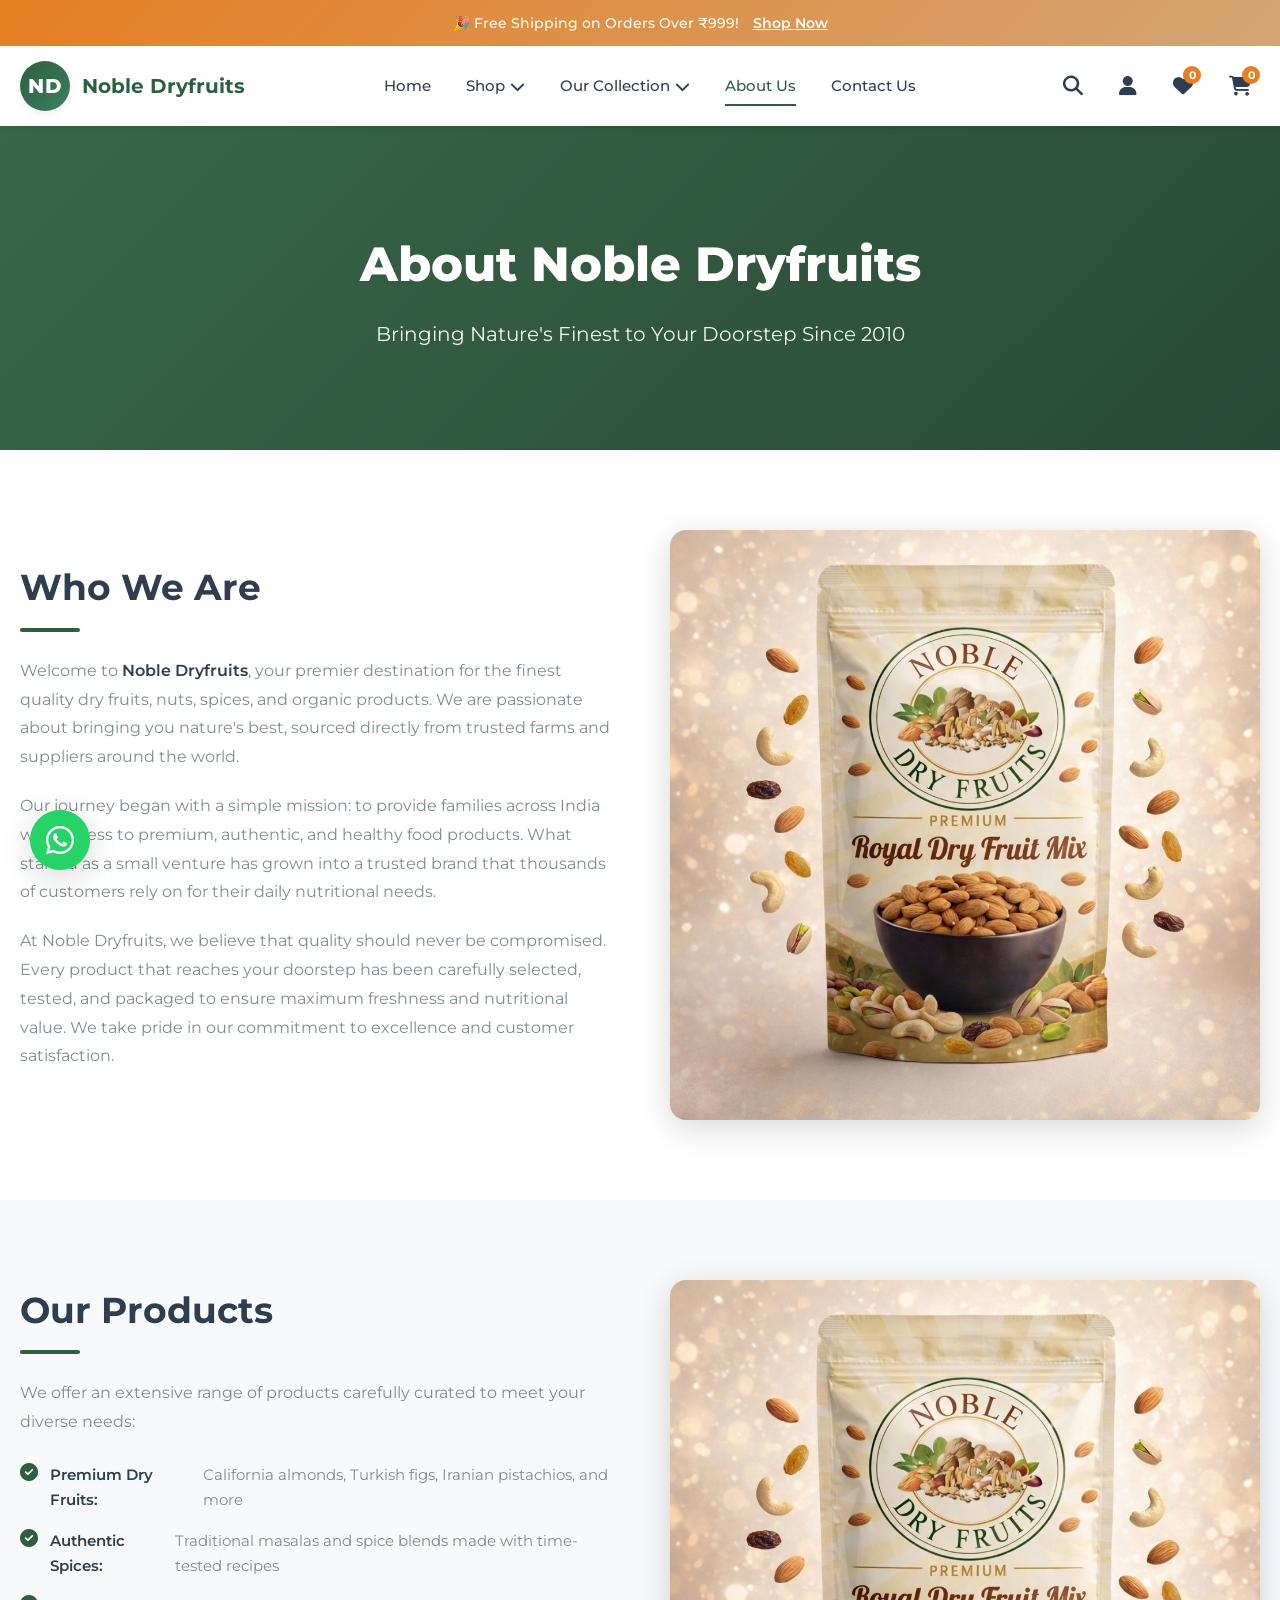
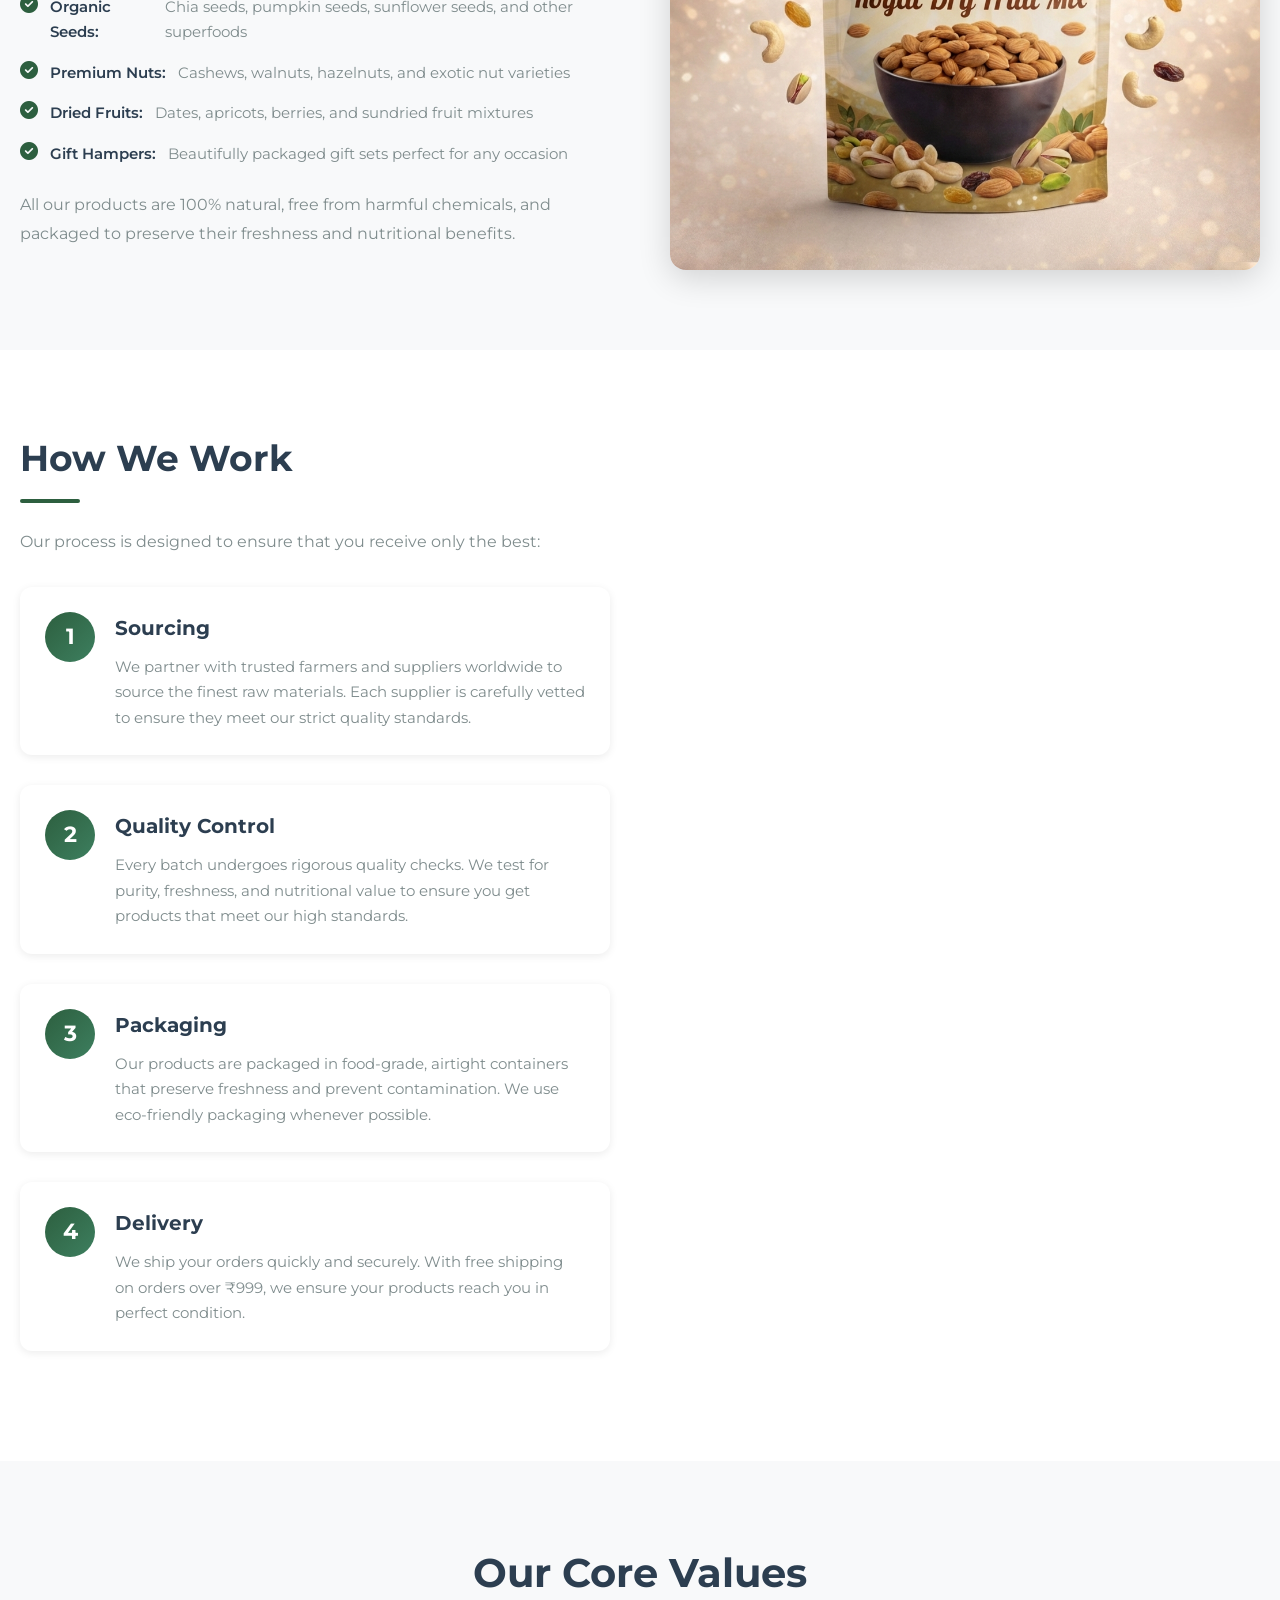
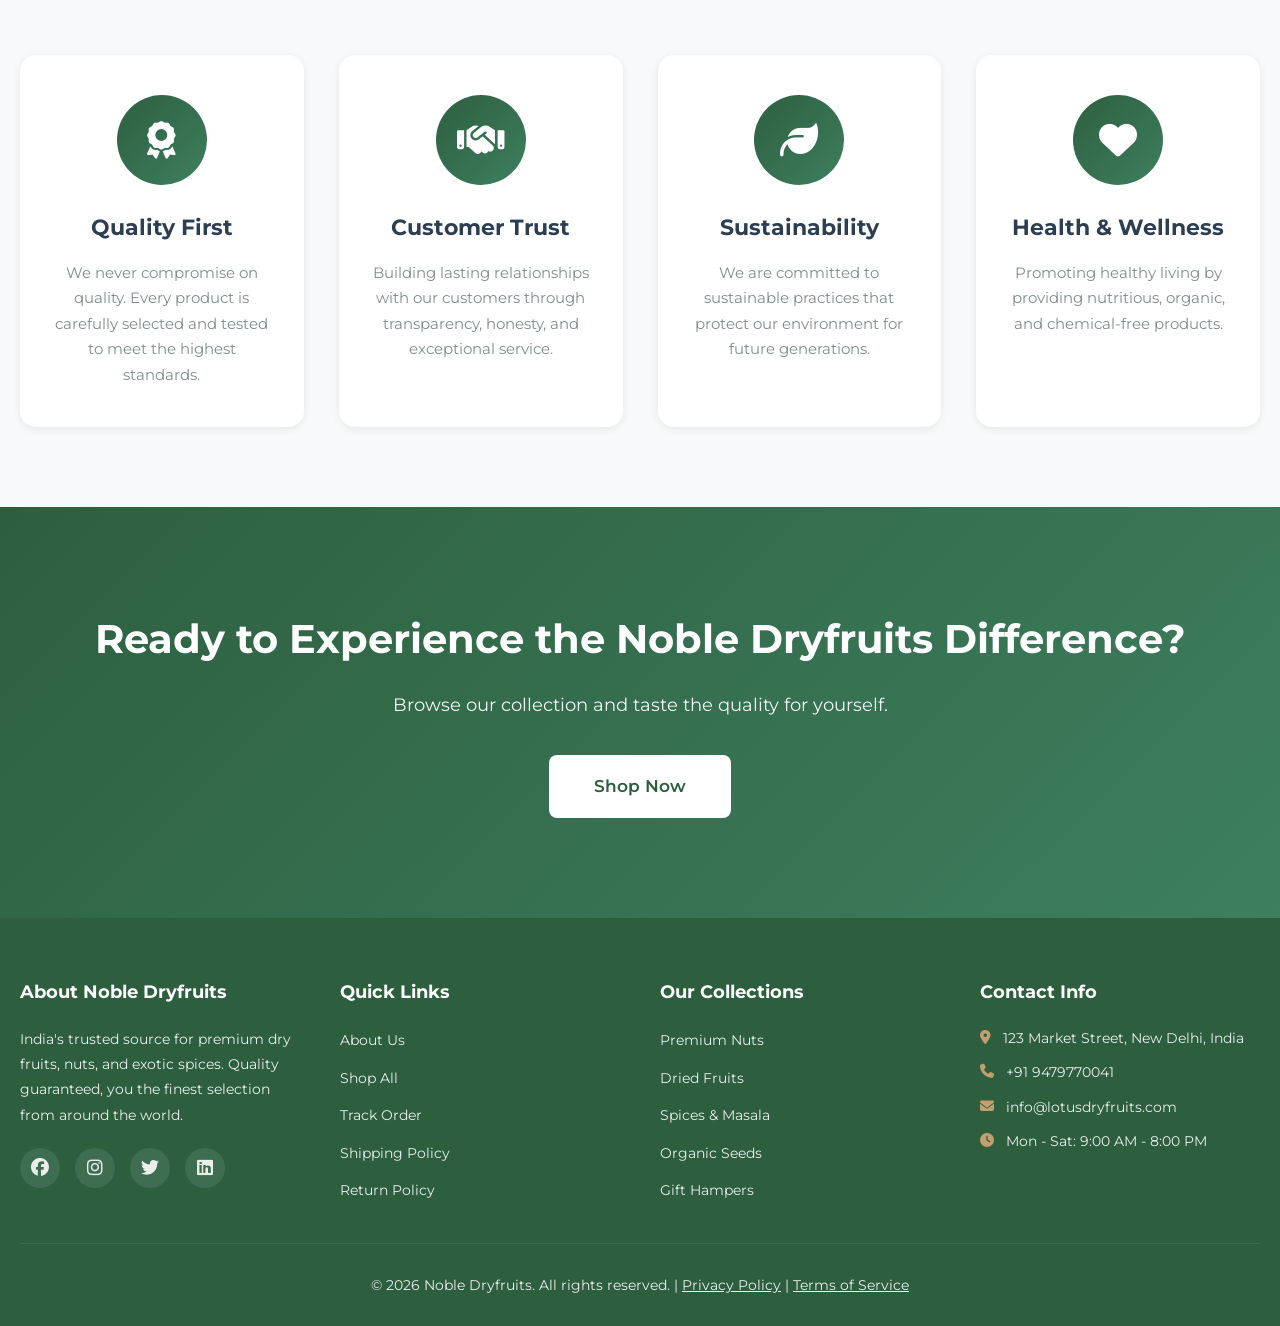
<file: frontend/about.html>
<!DOCTYPE html>
<html lang="en">

<head>
    <meta charset="UTF-8">
    <meta name="viewport" content="width=device-width, initial-scale=1.0">
    <title>About Us – Noble Dryfruits</title>
    <meta name="description"
        content="Learn about Noble Dryfruits - your trusted source for premium quality dry fruits, nuts, and spices.">
    <link rel="icon" type="image/png" href="images/noble-logo.png">
    <link rel="stylesheet" href="styles.css">
    <link rel="stylesheet" href="about.css">
    <link rel="preconnect" href="https://fonts.googleapis.com">
    <link rel="preconnect" href="https://fonts.gstatic.com" crossorigin>
    <link href="https://fonts.googleapis.com/css2?family=Montserrat:wght@300;400;500;600;700;800&display=swap"
        rel="stylesheet">
    <link rel="stylesheet" href="https://cdnjs.cloudflare.com/ajax/libs/font-awesome/6.4.0/css/all.min.css">
</head>

<body>
    <!-- Announcement Bar -->
    <div class="announcement-bar">
        <p>🎉 Free Shipping on Orders Over ₹999! <a href="collection.html" class="shop-now-link">Shop Now</a></p>
    </div>

    <!-- Header -->
    <header class="header" id="header">
        <div class="container header-container">
            <div class="logo">
                <a href="index.html">
                    <div class="logo-circle">
                        <span class="logo-text">ND</span>
                    </div>
                    <span class="logo-name">Noble Dryfruits</span>
                </a>
            </div>

            <nav class="nav" id="nav-menu">
                <ul class="nav-list">
                    <li class="nav-item"><a href="index.html" class="nav-link">Home</a></li>
                    <li class="nav-item dropdown">
                        <a href="#" class="nav-link">Shop <i class="fas fa-chevron-down"></i></a>
                        <div class="dropdown-menu">
                            <div class="dropdown-column">
                                <h4>Dry Fruits</h4>
                                <a href="collection.html">Almonds</a>
                                <a href="collection.html">Cashews</a>
                                <a href="collection.html">Raisins</a>
                                <a href="collection.html">Walnuts</a>
                            </div>
                            <div class="dropdown-column">
                                <h4>Spices</h4>
                                <a href="collection.html">Garam Masala</a>
                                <a href="collection.html">Chana Masala</a>
                                <a href="collection.html">Tandoori Masala</a>
                            </div>
                            <div class="dropdown-column">
                                <h4>Special Items</h4>
                                <a href="collection.html">Premium Mixtures</a>
                                <a href="collection.html">Organic Seeds</a>
                                <a href="collection.html">Dried Fruits</a>
                            </div>
                        </div>
                    </li>
                    <li class="nav-item dropdown">
                        <a href="#" class="nav-link">Our Collection <i class="fas fa-chevron-down"></i></a>
                        <div class="dropdown-menu">
                            <a href="collection.html">Assorted Nuts</a>
                            <a href="collection.html">Berries</a>
                            <a href="collection.html">Flavored Nuts</a>
                            <a href="collection.html">Premium Mixtures</a>
                            <a href="collection.html">Sundried Fruits</a>
                            <a href="collection.html">Seeds</a>
                        </div>
                    </li>
                    <li class="nav-item"><a href="about.html" class="nav-link active">About Us</a></li>
                    <li class="nav-item"><a href="index.html#contact" class="nav-link">Contact Us</a></li>
                </ul>
            </nav>

            <div class="header-icons">
                <button class="icon-btn" id="search-btn" aria-label="Search">
                    <i class="fas fa-search"></i>
                </button>
                <button class="icon-btn" id="account-btn" aria-label="Account">
                    <i class="fas fa-user"></i>
                </button>
                <button class="icon-btn" id="wishlist-btn" aria-label="Wishlist">
                    <i class="fas fa-heart"></i>
                    <span class="badge">0</span>
                </button>
                <button class="icon-btn" id="cart-btn" aria-label="Cart">
                    <i class="fas fa-shopping-cart"></i>
                    <span class="badge">0</span>
                </button>
                <button class="mobile-menu-btn" id="mobile-menu-btn" aria-label="Menu">
                    <i class="fas fa-bars"></i>
                </button>
            </div>
        </div>
    </header>

    <!-- About Hero -->
    <section class="about-hero">
        <div class="container">
            <h1 class="about-hero-title">About Noble Dryfruits</h1>
            <p class="about-hero-subtitle">Bringing Nature's Finest to Your Doorstep Since 2010</p>
        </div>
    </section>

    <!-- Who We Are -->
    <section class="about-section">
        <div class="container">
            <div class="about-content">
                <div class="about-text">
                    <h2 class="about-title">Who We Are</h2>
                    <p>Welcome to <strong>Noble Dryfruits</strong>, your premier destination for the finest quality dry
                        fruits, nuts, spices, and organic products. We are passionate about bringing you nature's best,
                        sourced directly from trusted farms and suppliers around the world.</p>
                    <p>Our journey began with a simple mission: to provide families across India with access to premium,
                        authentic, and healthy food products. What started as a small venture has grown into a trusted
                        brand that thousands of customers rely on for their daily nutritional needs.</p>
                    <p>At Noble Dryfruits, we believe that quality should never be compromised. Every product that
                        reaches your doorstep has been carefully selected, tested, and packaged to ensure maximum
                        freshness and nutritional value. We take pride in our commitment to excellence and customer
                        satisfaction.</p>
                </div>
                <div class="about-image">
                    <img src="images/royal dry fruit mix.jpg" alt="Premium Dry Fruits">
                </div>
            </div>
        </div>
    </section>

    <!-- Our Products -->
    <section class="about-section bg-light">
        <div class="container">
            <div class="about-content reverse">
                <div class="about-image">
                    <img src="images/dry fruit mix.png" alt="Our Products">
                </div>
                <div class="about-text">
                    <h2 class="about-title">Our Products</h2>
                    <p>We offer an extensive range of products carefully curated to meet your diverse needs:</p>
                    <ul class="about-list">
                        <li><i class="fas fa-check-circle"></i> <strong>Premium Dry Fruits:</strong> California almonds,
                            Turkish figs, Iranian pistachios, and more</li>
                        <li><i class="fas fa-check-circle"></i> <strong>Authentic Spices:</strong> Traditional masalas
                            and spice blends made with time-tested recipes</li>
                        <li><i class="fas fa-check-circle"></i> <strong>Organic Seeds:</strong> Chia seeds, pumpkin
                            seeds, sunflower seeds, and other superfoods</li>
                        <li><i class="fas fa-check-circle"></i> <strong>Premium Nuts:</strong> Cashews, walnuts,
                            hazelnuts, and exotic nut varieties</li>
                        <li><i class="fas fa-check-circle"></i> <strong>Dried Fruits:</strong> Dates, apricots, berries,
                            and sundried fruit mixtures</li>
                        <li><i class="fas fa-check-circle"></i> <strong>Gift Hampers:</strong> Beautifully packaged gift
                            sets perfect for any occasion</li>
                    </ul>
                    <p>All our products are 100% natural, free from harmful chemicals, and packaged to preserve their
                        freshness and nutritional benefits.</p>
                </div>
            </div>
        </div>
    </section>

    <!-- How We Work -->
    <section class="about-section">
        <div class="container">
            <div class="about-content">
                <div class="about-text">
                    <h2 class="about-title">How We Work</h2>
                    <p>Our process is designed to ensure that you receive only the best:</p>
                    <div class="process-steps">
                        <div class="process-step">
                            <div class="step-number">1</div>
                            <div class="step-content">
                                <h3>Sourcing</h3>
                                <p>We partner with trusted farmers and suppliers worldwide to source the finest raw
                                    materials. Each supplier is carefully vetted to ensure they meet our strict quality
                                    standards.</p>
                            </div>
                        </div>
                        <div class="process-step">
                            <div class="step-number">2</div>
                            <div class="step-content">
                                <h3>Quality Control</h3>
                                <p>Every batch undergoes rigorous quality checks. We test for purity, freshness, and
                                    nutritional value to ensure you get products that meet our high standards.</p>
                            </div>
                        </div>
                        <div class="process-step">
                            <div class="step-number">3</div>
                            <div class="step-content">
                                <h3>Packaging</h3>
                                <p>Our products are packaged in food-grade, airtight containers that preserve freshness
                                    and prevent contamination. We use eco-friendly packaging whenever possible.</p>
                            </div>
                        </div>
                        <div class="process-step">
                            <div class="step-number">4</div>
                            <div class="step-content">
                                <h3>Delivery</h3>
                                <p>We ship your orders quickly and securely. With free shipping on orders over ₹999, we
                                    ensure your products reach you in perfect condition.</p>
                            </div>
                        </div>
                    </div>
                </div>
            </div>
        </div>
    </section>

    <!-- Our Values -->
    <section class="our-values">
        <div class="container">
            <h2 class="section-title">Our Core Values</h2>
            <div class="values-grid">
                <div class="value-card">
                    <div class="value-icon-large">
                        <i class="fas fa-award"></i>
                    </div>
                    <h3>Quality First</h3>
                    <p>We never compromise on quality. Every product is carefully selected and tested to meet the
                        highest standards.</p>
                </div>
                <div class="value-card">
                    <div class="value-icon-large">
                        <i class="fas fa-handshake"></i>
                    </div>
                    <h3>Customer Trust</h3>
                    <p>Building lasting relationships with our customers through transparency, honesty, and exceptional
                        service.</p>
                </div>
                <div class="value-card">
                    <div class="value-icon-large">
                        <i class="fas fa-leaf"></i>
                    </div>
                    <h3>Sustainability</h3>
                    <p>We are committed to sustainable practices that protect our environment for future generations.
                    </p>
                </div>
                <div class="value-card">
                    <div class="value-icon-large">
                        <i class="fas fa-heart"></i>
                    </div>
                    <h3>Health & Wellness</h3>
                    <p>Promoting healthy living by providing nutritious, organic, and chemical-free products.</p>
                </div>
            </div>
        </div>
    </section>

    <!-- CTA Section -->
    <section class="about-cta">
        <div class="container">
            <h2>Ready to Experience the Noble Dryfruits Difference?</h2>
            <p>Browse our collection and taste the quality for yourself.</p>
            <a href="collection.html" class="btn btn-primary btn-large">Shop Now</a>
        </div>
    </section>

    <!-- Footer -->
    <footer class="footer" id="contact">
        <div class="container">
            <div class="footer-grid">
                <div class="footer-column">
                    <h3>About Noble Dryfruits</h3>
                    <p>India's trusted source for premium dry fruits, nuts, and exotic spices. Quality guaranteed,
                        you the finest selection from around the world.</p>
                    <div class="social-links">
                        <a href="#" aria-label="Facebook"><i class="fab fa-facebook"></i></a>
                        <a href="#" aria-label="Instagram"><i class="fab fa-instagram"></i></a>
                        <a href="#" aria-label="Twitter"><i class="fab fa-twitter"></i></a>
                        <a href="#" aria-label="LinkedIn"><i class="fab fa-linkedin"></i></a>
                    </div>
                </div>
                <div class="footer-column">
                    <h3>Quick Links</h3>
                    <ul>
                        <li><a href="about.html">About Us</a></li>
                        <li><a href="collection.html">Shop All</a></li>
                        <li><a href="#">Track Order</a></li>
                        <li><a href="#">Shipping Policy</a></li>
                        <li><a href="#">Return Policy</a></li>
                    </ul>
                </div>
                <div class="footer-column">
                    <h3>Our Collections</h3>
                    <ul>
                        <li><a href="collection.html">Premium Nuts</a></li>
                        <li><a href="collection.html">Dried Fruits</a></li>
                        <li><a href="collection.html">Spices & Masala</a></li>
                        <li><a href="collection.html">Organic Seeds</a></li>
                        <li><a href="collection.html">Gift Hampers</a></li>
                    </ul>
                </div>
                <div class="footer-column">
                    <h3>Contact Info</h3>
                    <ul class="contact-info">
                        <li><i class="fas fa-map-marker-alt"></i> 123 Market Street, New Delhi, India</li>
                        <li><i class="fas fa-phone"></i> +91 9479770041</li>
                        <li><i class="fas fa-envelope"></i> info@lotusdryfruits.com</li>
                        <li><i class="fas fa-clock"></i> Mon - Sat: 9:00 AM - 8:00 PM</li>
                    </ul>
                </div>
            </div>
            <div class="footer-bottom">
                <p>&copy; 2026 Noble Dryfruits. All rights reserved. | <a href="#">Privacy Policy</a> | <a
                        href="#">Terms of Service</a></p>
            </div>
        </div>
    </footer>

    <!-- WhatsApp Floating Button -->
    <a href="https://wa.me/917035961000" class="whatsapp-float" target="_blank" aria-label="WhatsApp">
        <i class="fab fa-whatsapp"></i>
    </a>

    <!-- Off-canvas Cart -->
    <div class="offcanvas" id="cart-offcanvas">
        <div class="offcanvas-header">
            <h3>Shopping Cart (<span id="cart-count">0</span>)</h3>
            <button class="close-btn" id="close-cart">
                <i class="fas fa-times"></i>
            </button>
        </div>
        <div class="offcanvas-body">
            <div id="cart-items-container">
                <!-- Cart items will be injected here -->
                <div class="empty-cart">
                    <i class="fas fa-shopping-cart"></i>
                    <p>Your cart is empty</p>
                    <a href="collection.html" class="btn btn-primary">Continue Shopping</a>
                </div>
            </div>
            <div id="cart-checkout" style="display: none; margin-top: 20px; border-top: 2px solid #eee; padding-top: 20px;">
                <div style="display: flex; justify-content: space-between; margin-bottom: 15px; font-weight: bold; font-size: 1.2rem;">
                    <span>Total:</span>
                    <span id="cart-total">₹0</span>
                </div>
                <form id="checkout-form">
                    <input type="text" id="checkout-name" placeholder="Full Name" required style="width: 100%; padding: 10px; margin-bottom: 10px; border: 1px solid #ddd; border-radius: 4px;">
                    <input type="email" id="checkout-email" placeholder="Email Address" required style="width: 100%; padding: 10px; margin-bottom: 10px; border: 1px solid #ddd; border-radius: 4px;">
                    <textarea id="checkout-address" placeholder="Shipping Address" required style="width: 100%; padding: 10px; margin-bottom: 10px; border: 1px solid #ddd; border-radius: 4px; min-height: 80px;"></textarea>
                    <button type="submit" class="btn btn-primary" style="width: 100%;">Place Order & Send Receipt</button>
                </form>
            </div>
        </div>
    </div>

    <!-- Off-canvas Account (Auth) -->
    <div class="offcanvas" id="account-offcanvas">
        <div class="offcanvas-header">
            <h3>Account</h3>
            <button class="close-btn" id="close-account">
                <i class="fas fa-times"></i>
            </button>
        </div>
        <div class="offcanvas-body">
            <div id="auth-forms">
                <div id="login-form-container">
                    <h4>Login</h4>
                    <form id="login-form" style="display: flex; flex-direction: column; gap: 10px;">
                        <input type="email" id="login-email" placeholder="Email" required style="padding: 10px; border: 1px solid #ddd; border-radius: 4px;">
                        <input type="password" id="login-password" placeholder="Password" required style="padding: 10px; border: solid 1px #ddd; border-radius: 4px;">
                        <button type="submit" class="btn btn-primary">Login</button>
                    </form>
                    <p style="margin-top: 15px;">Don't have an account? <a href="#" id="show-register" style="color: #2d5f3f; font-weight: 600;">Register here</a></p>
                </div>
                <div id="register-form-container" style="display: none;">
                    <h4>Register</h4>
                    <form id="register-form" style="display: flex; flex-direction: column; gap: 10px;">
                        <input type="email" id="register-email" placeholder="Email" required style="padding: 10px; border: 1px solid #ddd; border-radius: 4px;">
                        <input type="password" id="register-password" placeholder="Password" required style="padding: 10px; border: 1px solid #ddd; border-radius: 4px;">
                        <button type="submit" class="btn btn-primary">Register</button>
                    </form>
                    <p style="margin-top: 15px;">Already have an account? <a href="#" id="show-login" style="color: #2d5f3f; font-weight: 600;">Login here</a></p>
                </div>
            </div>
            <div id="user-profile" style="display: none; text-align: center;">
                <div style="font-size: 3rem; color: #2d5f3f; margin-bottom: 15px;"><i class="fas fa-user-circle"></i></div>
                <p style="font-size: 1.1rem; margin-bottom: 20px;">Welcome back,<br><strong id="user-email-display"></strong></p>
                <button id="logout-btn" class="btn btn-secondary" style="width: 100%;">Logout</button>
            </div>
        </div>
    </div>

    <!-- Off-canvas Wishlist -->
    <div class="offcanvas" id="wishlist-offcanvas">
        <div class="offcanvas-header">
            <h3>Wishlist (0)</h3>
            <button class="close-btn" id="close-wishlist">
                <i class="fas fa-times"></i>
            </button>
        </div>
        <div class="offcanvas-body">
            <div class="empty-cart">
                <i class="fas fa-heart"></i>
                <p>Your wishlist is empty</p>
                <a href="collection.html" class="btn btn-primary">Continue Shopping</a>
            </div>
        </div>
    </div>

    <!-- Overlay -->
    <div class="overlay" id="overlay"></div>

    <script src="script.js"></script>
</body>

</html>
</file>
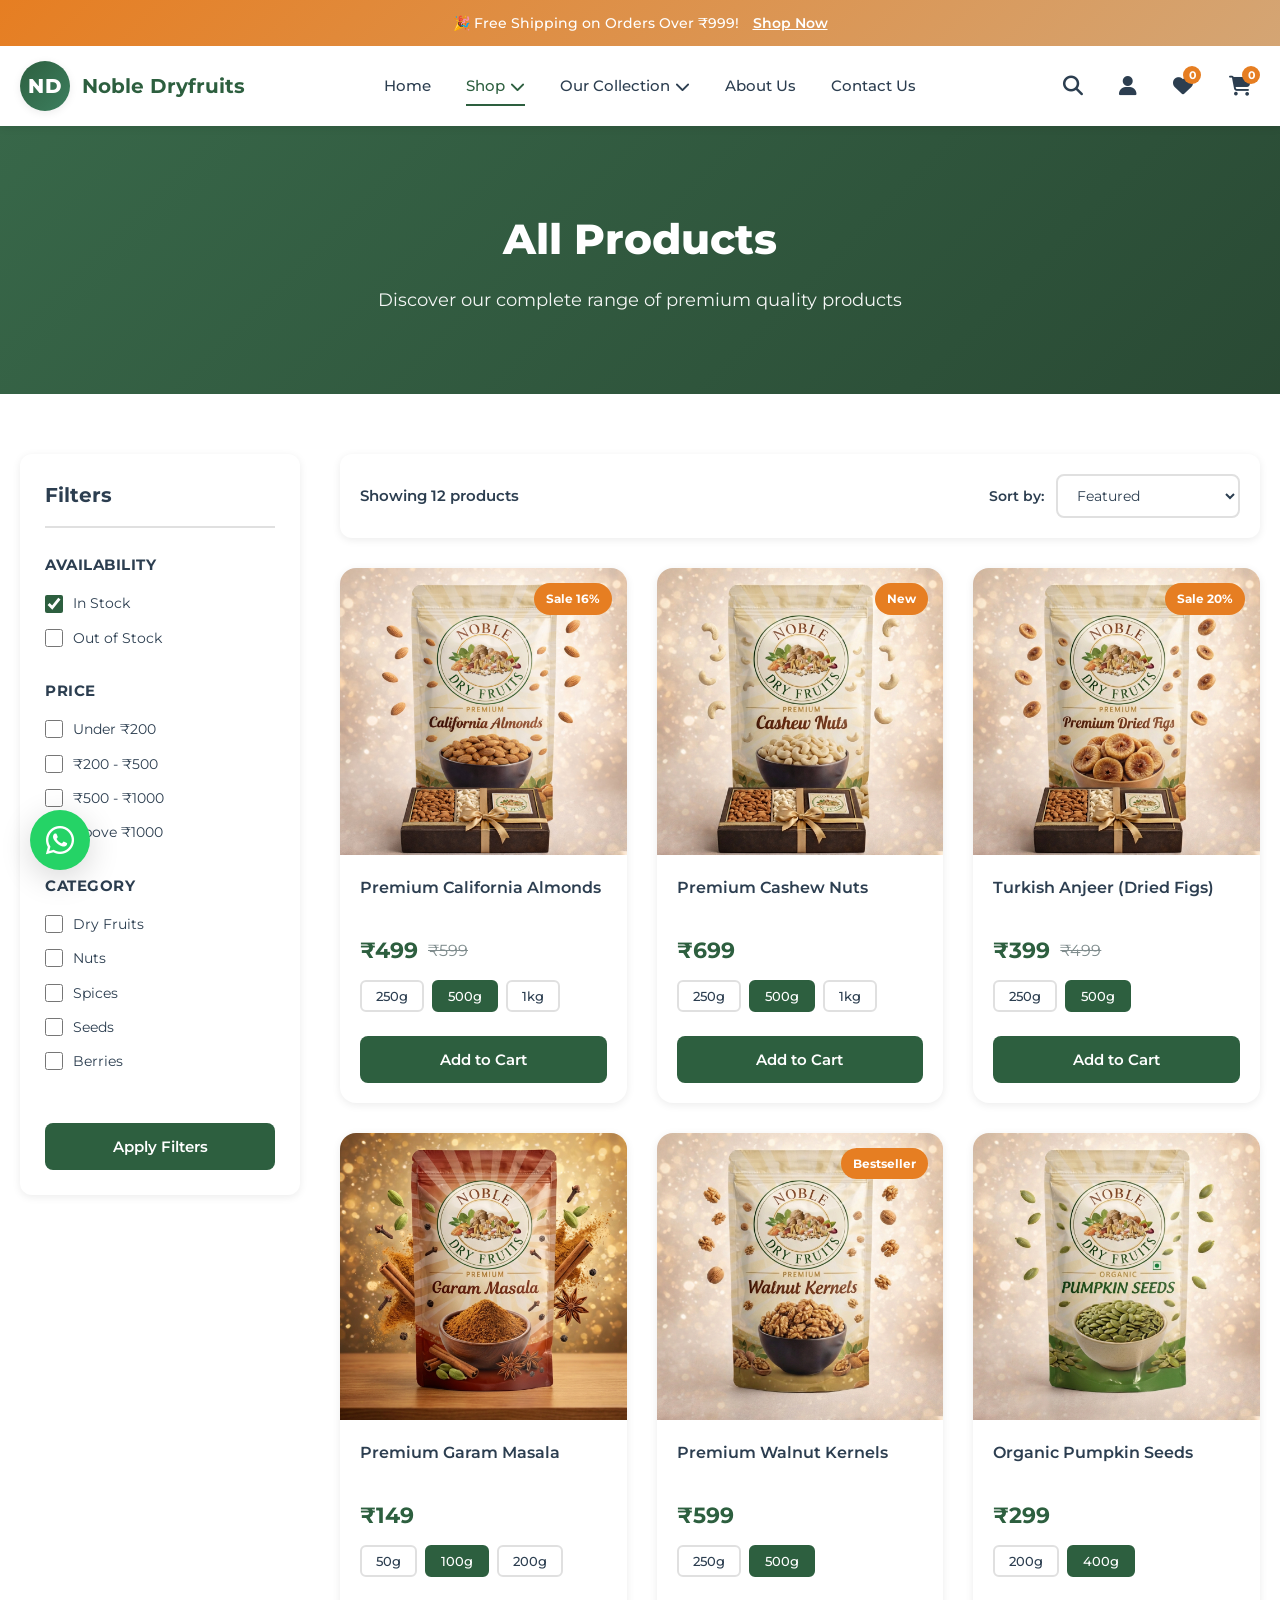
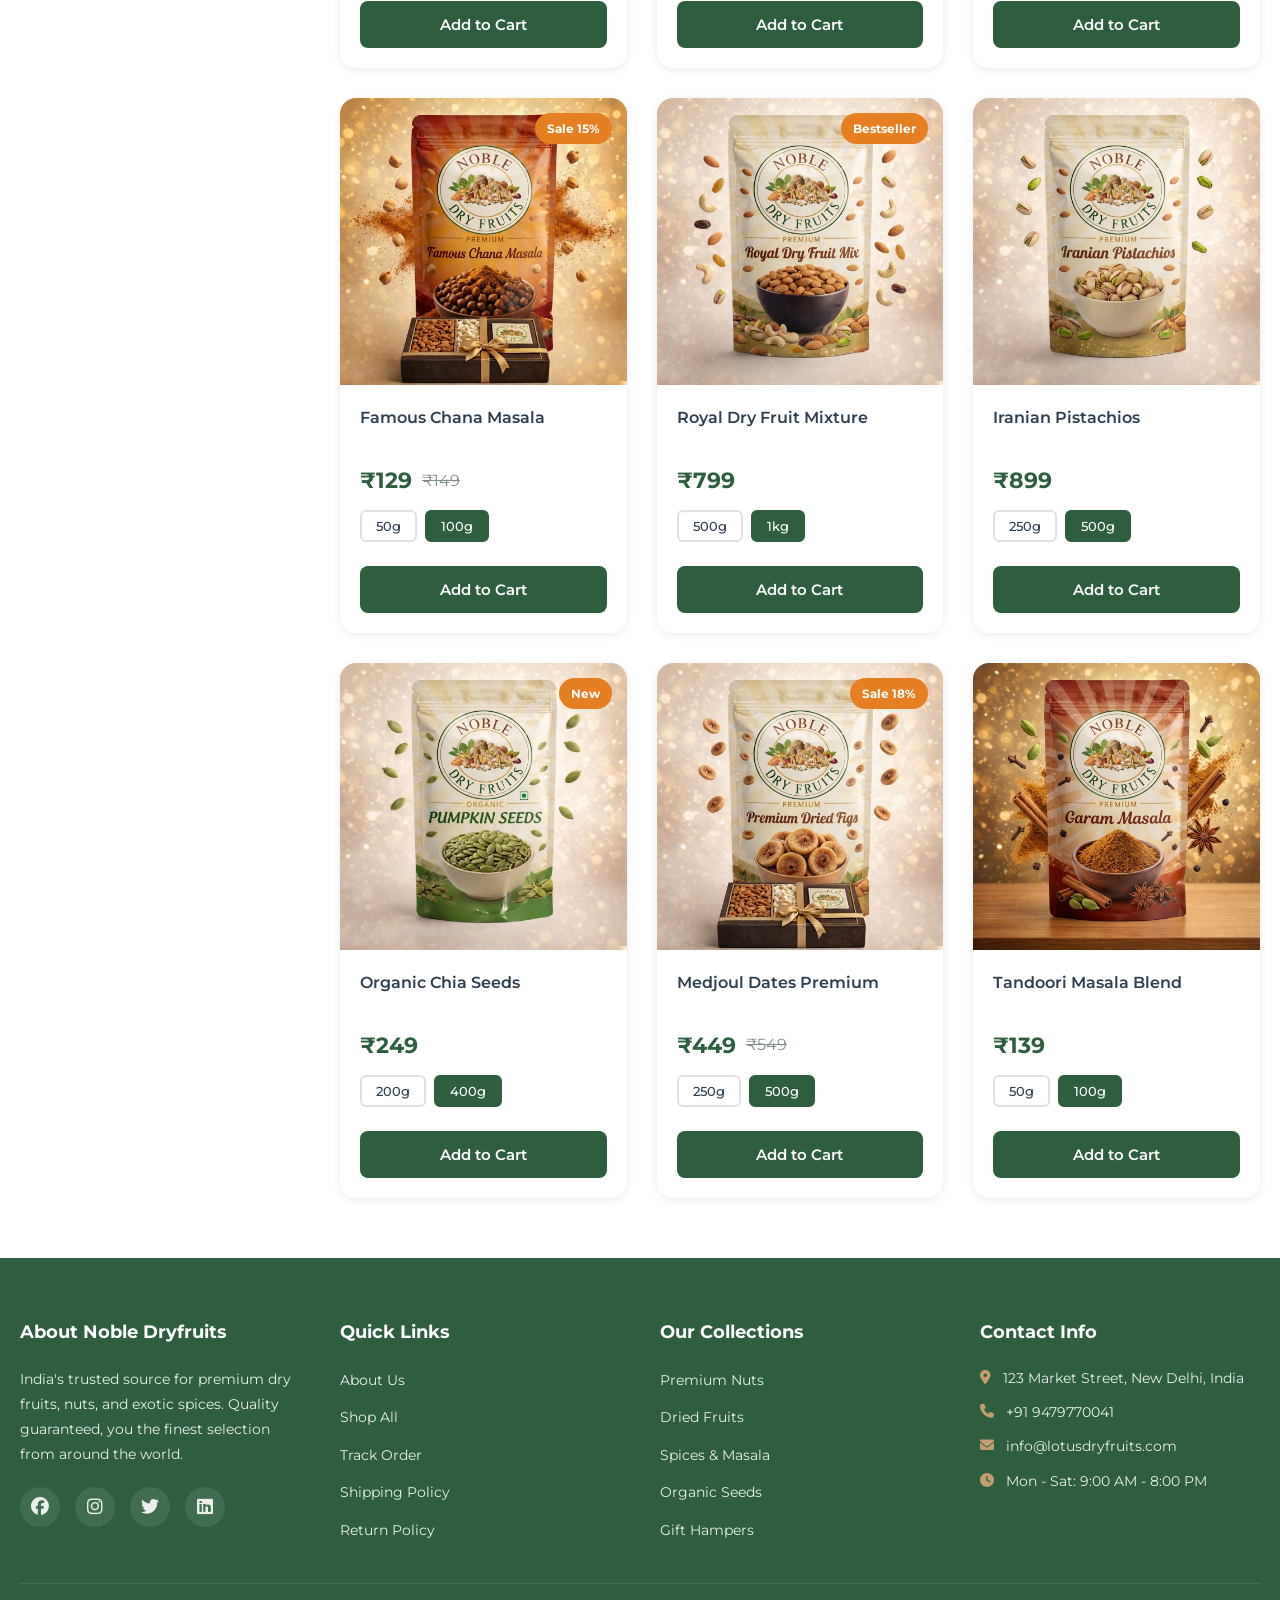
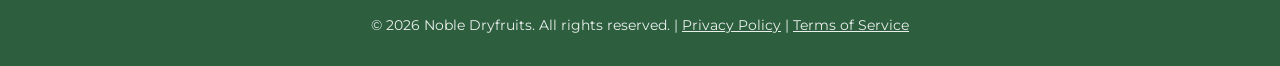
<file: frontend/collection.html>
<!DOCTYPE html>
<html lang="en">

<head>
    <meta charset="UTF-8">
    <meta name="viewport" content="width=device-width, initial-scale=1.0">
    <title>Shop All Products – Noble Dryfruits</title>
    <meta name="description"
        content="Browse our complete collection of premium dry fruits, nuts, spices, and organic products.">
    <link rel="icon" type="image/png" href="images/noble-logo.png">
    <link rel="stylesheet" href="styles.css">
    <link rel="stylesheet" href="collection.css">
    <link rel="preconnect" href="https://fonts.googleapis.com">
    <link rel="preconnect" href="https://fonts.gstatic.com" crossorigin>
    <link href="https://fonts.googleapis.com/css2?family=Montserrat:wght@300;400;500;600;700;800&display=swap"
        rel="stylesheet">
    <link rel="stylesheet" href="https://cdnjs.cloudflare.com/ajax/libs/font-awesome/6.4.0/css/all.min.css">
</head>

<body>
    <!-- Announcement Bar -->
    <div class="announcement-bar">
        <p>🎉 Free Shipping on Orders Over ₹999! <a href="#" class="shop-now-link">Shop Now</a></p>
    </div>

    <!-- Header -->
    <header class="header" id="header">
        <div class="container header-container">
            <div class="logo">
                <a href="index.html">
                    <div class="logo-circle">
                        <span class="logo-text">ND</span>
                    </div>
                    <span class="logo-name">Noble Dryfruits</span>
                </a>
            </div>

            <nav class="nav" id="nav-menu">
                <ul class="nav-list">
                    <li class="nav-item"><a href="index.html" class="nav-link">Home</a></li>
                    <li class="nav-item dropdown">
                        <a href="#" class="nav-link active">Shop <i class="fas fa-chevron-down"></i></a>
                        <div class="dropdown-menu">
                            <div class="dropdown-column">
                                <h4>Dry Fruits</h4>
                                <a href="collection.html">Almonds</a>
                                <a href="collection.html">Cashews</a>
                                <a href="collection.html">Raisins</a>
                                <a href="collection.html">Walnuts</a>
                            </div>
                            <div class="dropdown-column">
                                <h4>Spices</h4>
                                <a href="collection.html">Garam Masala</a>
                                <a href="collection.html">Chana Masala</a>
                                <a href="collection.html">Tandoori Masala</a>
                            </div>
                            <div class="dropdown-column">
                                <h4>Special Items</h4>
                                <a href="collection.html">Premium Mixtures</a>
                                <a href="collection.html">Organic Seeds</a>
                                <a href="collection.html">Dried Fruits</a>
                            </div>
                        </div>
                    </li>
                    <li class="nav-item dropdown">
                        <a href="#" class="nav-link">Our Collection <i class="fas fa-chevron-down"></i></a>
                        <div class="dropdown-menu">
                            <a href="collection.html">Assorted Nuts</a>
                            <a href="collection.html">Berries</a>
                            <a href="collection.html">Flavored Nuts</a>
                            <a href="collection.html">Premium Mixtures</a>
                            <a href="collection.html">Sundried Fruits</a>
                            <a href="collection.html">Seeds</a>
                        </div>
                    </li>
                    <li class="nav-item"><a href="about.html" class="nav-link">About Us</a></li>
                    <li class="nav-item"><a href="index.html#contact" class="nav-link">Contact Us</a></li>
                </ul>
            </nav>

            <div class="header-icons">
                <button class="icon-btn" id="search-btn" aria-label="Search">
                    <i class="fas fa-search"></i>
                </button>
                <button class="icon-btn" id="account-btn" aria-label="Account">
                    <i class="fas fa-user"></i>
                </button>
                <button class="icon-btn" id="wishlist-btn" aria-label="Wishlist">
                    <i class="fas fa-heart"></i>
                    <span class="badge">0</span>
                </button>
                <button class="icon-btn" id="cart-btn" aria-label="Cart">
                    <i class="fas fa-shopping-cart"></i>
                    <span class="badge">0</span>
                </button>
                <button class="mobile-menu-btn" id="mobile-menu-btn" aria-label="Menu">
                    <i class="fas fa-bars"></i>
                </button>
            </div>
        </div>
    </header>

    <!-- Collection Header -->
    <section class="collection-header">
        <div class="container">
            <h1>All Products</h1>
            <p>Discover our complete range of premium quality products</p>
        </div>
    </section>

    <!-- Collection Content -->
    <section class="collection-content">
        <div class="container">
            <div class="collection-layout">
                <!-- Sidebar Filters -->
                <aside class="collection-sidebar">
                    <div class="filter-section">
                        <h3 class="filter-title">Filters</h3>

                        <!-- Availability Filter -->
                        <div class="filter-group">
                            <h4 class="filter-heading">Availability</h4>
                            <label class="filter-checkbox">
                                <input type="checkbox" checked>
                                <span>In Stock</span>
                            </label>
                            <label class="filter-checkbox">
                                <input type="checkbox">
                                <span>Out of Stock</span>
                            </label>
                        </div>

                        <!-- Price Filter -->
                        <div class="filter-group">
                            <h4 class="filter-heading">Price</h4>
                            <label class="filter-checkbox">
                                <input type="checkbox">
                                <span>Under ₹200</span>
                            </label>
                            <label class="filter-checkbox">
                                <input type="checkbox">
                                <span>₹200 - ₹500</span>
                            </label>
                            <label class="filter-checkbox">
                                <input type="checkbox">
                                <span>₹500 - ₹1000</span>
                            </label>
                            <label class="filter-checkbox">
                                <input type="checkbox">
                                <span>Above ₹1000</span>
                            </label>
                        </div>

                        <!-- Category Filter -->
                        <div class="filter-group">
                            <h4 class="filter-heading">Category</h4>
                            <label class="filter-checkbox">
                                <input type="checkbox">
                                <span>Dry Fruits</span>
                            </label>
                            <label class="filter-checkbox">
                                <input type="checkbox">
                                <span>Nuts</span>
                            </label>
                            <label class="filter-checkbox">
                                <input type="checkbox">
                                <span>Spices</span>
                            </label>
                            <label class="filter-checkbox">
                                <input type="checkbox">
                                <span>Seeds</span>
                            </label>
                            <label class="filter-checkbox">
                                <input type="checkbox">
                                <span>Berries</span>
                            </label>
                        </div>

                        <button class="btn btn-primary" style="width: 100%; margin-top: 20px;">Apply Filters</button>
                    </div>
                </aside>

                <!-- Products Grid -->
                <div class="collection-main">
                    <div class="collection-toolbar">
                        <p class="product-count">Showing 12 products</p>
                        <div class="sort-dropdown">
                            <label for="sort-select">Sort by:</label>
                            <select id="sort-select">
                                <option>Featured</option>
                                <option>Price: Low to High</option>
                                <option>Price: High to Low</option>
                                <option>Alphabetically: A-Z</option>
                                <option>Alphabetically: Z-A</option>
                                <option>Date: New to Old</option>
                                <option>Date: Old to New</option>
                            </select>
                        </div>
                    </div>

                    <div class="product-grid">
                        <!-- Product Cards (Reusing from homepage) -->
                        <div class="product-card">
                            <div class="product-badge">Sale 16%</div>
                            <div class="product-image">
                                <img src="images/premium almonds.jpeg" alt="Premium Almonds">
                                <div class="product-overlay">
                                    <button class="quick-view-btn" onclick="window.location.href='product.html'">Quick
                                        View</button>
                                </div>
                            </div>
                            <div class="product-info">
                                <h3 class="product-title">Premium California Almonds</h3>
                                <div class="product-price">
                                    <span class="price-current">₹499</span>
                                    <span class="price-original">₹599</span>
                                </div>
                                <div class="product-variants">
                                    <button class="variant-btn">250g</button>
                                    <button class="variant-btn active">500g</button>
                                    <button class="variant-btn">1kg</button>
                                </div>
                                <button class="btn btn-add-cart">Add to Cart</button>
                            </div>
                        </div>

                        <div class="product-card">
                            <div class="product-badge">New</div>
                            <div class="product-image">
                                <img src="images/cashew nuts.png" alt="Cashew Nuts">
                                <div class="product-overlay">
                                    <button class="quick-view-btn" onclick="window.location.href='product.html'">Quick
                                        View</button>
                                </div>
                            </div>
                            <div class="product-info">
                                <h3 class="product-title">Premium Cashew Nuts</h3>
                                <div class="product-price">
                                    <span class="price-current">₹699</span>
                                </div>
                                <div class="product-variants">
                                    <button class="variant-btn">250g</button>
                                    <button class="variant-btn active">500g</button>
                                    <button class="variant-btn">1kg</button>
                                </div>
                                <button class="btn btn-add-cart">Add to Cart</button>
                            </div>
                        </div>

                        <div class="product-card">
                            <div class="product-badge">Sale 20%</div>
                            <div class="product-image">
                                <img src="images/dried figs.png" alt="Dried Figs">
                                <div class="product-overlay">
                                    <button class="quick-view-btn" onclick="window.location.href='product.html'">Quick
                                        View</button>
                                </div>
                            </div>
                            <div class="product-info">
                                <h3 class="product-title">Turkish Anjeer (Dried Figs)</h3>
                                <div class="product-price">
                                    <span class="price-current">₹399</span>
                                    <span class="price-original">₹499</span>
                                </div>
                                <div class="product-variants">
                                    <button class="variant-btn">250g</button>
                                    <button class="variant-btn active">500g</button>
                                </div>
                                <button class="btn btn-add-cart">Add to Cart</button>
                            </div>
                        </div>

                        <div class="product-card">
                            <div class="product-image">
                                <img src="images/garam masala.png" alt="Garam Masala">
                                <div class="product-overlay">
                                    <button class="quick-view-btn" onclick="window.location.href='product.html'">Quick
                                        View</button>
                                </div>
                            </div>
                            <div class="product-info">
                                <h3 class="product-title">Premium Garam Masala</h3>
                                <div class="product-price">
                                    <span class="price-current">₹149</span>
                                </div>
                                <div class="product-variants">
                                    <button class="variant-btn">50g</button>
                                    <button class="variant-btn active">100g</button>
                                    <button class="variant-btn">200g</button>
                                </div>
                                <button class="btn btn-add-cart">Add to Cart</button>
                            </div>
                        </div>

                        <div class="product-card">
                            <div class="product-badge">Bestseller</div>
                            <div class="product-image">
                                <img src="images/premium walnut kernels.png" alt="Walnut Kernels">
                                <div class="product-overlay">
                                    <button class="quick-view-btn" onclick="window.location.href='product.html'">Quick
                                        View</button>
                                </div>
                            </div>
                            <div class="product-info">
                                <h3 class="product-title">Premium Walnut Kernels</h3>
                                <div class="product-price">
                                    <span class="price-current">₹599</span>
                                </div>
                                <div class="product-variants">
                                    <button class="variant-btn">250g</button>
                                    <button class="variant-btn active">500g</button>
                                </div>
                                <button class="btn btn-add-cart">Add to Cart</button>
                            </div>
                        </div>

                        <div class="product-card">
                            <div class="product-image">
                                <img src="images/organic pumpkin seeds.png" alt="Pumpkin Seeds">
                                <div class="product-overlay">
                                    <button class="quick-view-btn" onclick="window.location.href='product.html'">Quick
                                        View</button>
                                </div>
                            </div>
                            <div class="product-info">
                                <h3 class="product-title">Organic Pumpkin Seeds</h3>
                                <div class="product-price">
                                    <span class="price-current">₹299</span>
                                </div>
                                <div class="product-variants">
                                    <button class="variant-btn">200g</button>
                                    <button class="variant-btn active">400g</button>
                                </div>
                                <button class="btn btn-add-cart">Add to Cart</button>
                            </div>
                        </div>

                        <div class="product-card">
                            <div class="product-badge">Sale 15%</div>
                            <div class="product-image">
                                <img src="images/chana masala.jpeg" alt="Chana Masala">
                                <div class="product-overlay">
                                    <button class="quick-view-btn" onclick="window.location.href='product.html'">Quick
                                        View</button>
                                </div>
                            </div>
                            <div class="product-info">
                                <h3 class="product-title">Famous Chana Masala</h3>
                                <div class="product-price">
                                    <span class="price-current">₹129</span>
                                    <span class="price-original">₹149</span>
                                </div>
                                <div class="product-variants">
                                    <button class="variant-btn">50g</button>
                                    <button class="variant-btn active">100g</button>
                                </div>
                                <button class="btn btn-add-cart">Add to Cart</button>
                            </div>
                        </div>

                        <div class="product-card">
                            <div class="product-badge">Bestseller</div>
                            <div class="product-image">
                                <img src="images/dry fruit mix.png" alt="Dry Fruit Mix">
                                <div class="product-overlay">
                                    <button class="quick-view-btn" onclick="window.location.href='product.html'">Quick
                                        View</button>
                                </div>
                            </div>
                            <div class="product-info">
                                <h3 class="product-title">Royal Dry Fruit Mixture</h3>
                                <div class="product-price">
                                    <span class="price-current">₹799</span>
                                </div>
                                <div class="product-variants">
                                    <button class="variant-btn">500g</button>
                                    <button class="variant-btn active">1kg</button>
                                </div>
                                <button class="btn btn-add-cart">Add to Cart</button>
                            </div>
                        </div>

                        <div class="product-card">
                            <div class="product-image">
                                <img src="images/pistachios.png" alt="Pistachios">
                                <div class="product-overlay">
                                    <button class="quick-view-btn" onclick="window.location.href='product.html'">Quick
                                        View</button>
                                </div>
                            </div>
                            <div class="product-info">
                                <h3 class="product-title">Iranian Pistachios</h3>
                                <div class="product-price">
                                    <span class="price-current">₹899</span>
                                </div>
                                <div class="product-variants">
                                    <button class="variant-btn">250g</button>
                                    <button class="variant-btn active">500g</button>
                                </div>
                                <button class="btn btn-add-cart">Add to Cart</button>
                            </div>
                        </div>

                        <div class="product-card">
                            <div class="product-badge">New</div>
                            <div class="product-image">
                                <img src="images/organic pumpkin seeds.png" alt="Chia Seeds">
                                <div class="product-overlay">
                                    <button class="quick-view-btn" onclick="window.location.href='product.html'">Quick
                                        View</button>
                                </div>
                            </div>
                            <div class="product-info">
                                <h3 class="product-title">Organic Chia Seeds</h3>
                                <div class="product-price">
                                    <span class="price-current">₹249</span>
                                </div>
                                <div class="product-variants">
                                    <button class="variant-btn">200g</button>
                                    <button class="variant-btn active">400g</button>
                                </div>
                                <button class="btn btn-add-cart">Add to Cart</button>
                            </div>
                        </div>

                        <div class="product-card">
                            <div class="product-badge">Sale 18%</div>
                            <div class="product-image">
                                <img src="images/dried figs.png" alt="Dates">
                                <div class="product-overlay">
                                    <button class="quick-view-btn" onclick="window.location.href='product.html'">Quick
                                        View</button>
                                </div>
                            </div>
                            <div class="product-info">
                                <h3 class="product-title">Medjoul Dates Premium</h3>
                                <div class="product-price">
                                    <span class="price-current">₹449</span>
                                    <span class="price-original">₹549</span>
                                </div>
                                <div class="product-variants">
                                    <button class="variant-btn">250g</button>
                                    <button class="variant-btn active">500g</button>
                                </div>
                                <button class="btn btn-add-cart">Add to Cart</button>
                            </div>
                        </div>

                        <div class="product-card">
                            <div class="product-image">
                                <img src="images/garam masala.png" alt="Tandoori Masala">
                                <div class="product-overlay">
                                    <button class="quick-view-btn" onclick="window.location.href='product.html'">Quick
                                        View</button>
                                </div>
                            </div>
                            <div class="product-info">
                                <h3 class="product-title">Tandoori Masala Blend</h3>
                                <div class="product-price">
                                    <span class="price-current">₹139</span>
                                </div>
                                <div class="product-variants">
                                    <button class="variant-btn">50g</button>
                                    <button class="variant-btn active">100g</button>
                                </div>
                                <button class="btn btn-add-cart">Add to Cart</button>
                            </div>
                        </div>
                    </div>
                </div>
            </div>
        </div>
    </section>

    <!-- Footer -->
    <footer class="footer" id="contact">
        <div class="container">
            <div class="footer-grid">
                <div class="footer-column">
                    <h3>About Noble Dryfruits</h3>
                    <p>India's trusted source for premium dry fruits, nuts, and exotic spices. Quality guaranteed,
                        you the finest selection from around the world.</p>
                    <div class="social-links">
                        <a href="#" aria-label="Facebook"><i class="fab fa-facebook"></i></a>
                        <a href="#" aria-label="Instagram"><i class="fab fa-instagram"></i></a>
                        <a href="#" aria-label="Twitter"><i class="fab fa-twitter"></i></a>
                        <a href="#" aria-label="LinkedIn"><i class="fab fa-linkedin"></i></a>
                    </div>
                </div>
                <div class="footer-column">
                    <h3>Quick Links</h3>
                    <ul>
                        <li><a href="about.html">About Us</a></li>
                        <li><a href="collection.html">Shop All</a></li>
                        <li><a href="#">Track Order</a></li>
                        <li><a href="#">Shipping Policy</a></li>
                        <li><a href="#">Return Policy</a></li>
                    </ul>
                </div>
                <div class="footer-column">
                    <h3>Our Collections</h3>
                    <ul>
                        <li><a href="collection.html">Premium Nuts</a></li>
                        <li><a href="collection.html">Dried Fruits</a></li>
                        <li><a href="collection.html">Spices & Masala</a></li>
                        <li><a href="collection.html">Organic Seeds</a></li>
                        <li><a href="collection.html">Gift Hampers</a></li>
                    </ul>
                </div>
                <div class="footer-column">
                    <h3>Contact Info</h3>
                    <ul class="contact-info">
                        <li><i class="fas fa-map-marker-alt"></i> 123 Market Street, New Delhi, India</li>
                        <li><i class="fas fa-phone"></i> +91 9479770041</li>
                        <li><i class="fas fa-envelope"></i> info@lotusdryfruits.com</li>
                        <li><i class="fas fa-clock"></i> Mon - Sat: 9:00 AM - 8:00 PM</li>
                    </ul>
                </div>
            </div>
            <div class="footer-bottom">
                <p>&copy; 2026 Noble Dryfruits. All rights reserved. | <a href="#">Privacy Policy</a> | <a
                        href="#">Terms of Service</a></p>
            </div>
        </div>
    </footer>

    <!-- WhatsApp Floating Button -->
    <a href="https://wa.me/917035961000" class="whatsapp-float" target="_blank" aria-label="WhatsApp">
        <i class="fab fa-whatsapp"></i>
    </a>

    <!-- Off-canvas Cart -->
    <div class="offcanvas" id="cart-offcanvas">
        <div class="offcanvas-header">
            <h3>Shopping Cart (<span id="cart-count">0</span>)</h3>
            <button class="close-btn" id="close-cart">
                <i class="fas fa-times"></i>
            </button>
        </div>
        <div class="offcanvas-body">
            <div id="cart-items-container">
                <!-- Cart items will be injected here -->
                <div class="empty-cart">
                    <i class="fas fa-shopping-cart"></i>
                    <p>Your cart is empty</p>
                    <a href="collection.html" class="btn btn-primary">Continue Shopping</a>
                </div>
            </div>
            <div id="cart-checkout" style="display: none; margin-top: 20px; border-top: 2px solid #eee; padding-top: 20px;">
                <div style="display: flex; justify-content: space-between; margin-bottom: 15px; font-weight: bold; font-size: 1.2rem;">
                    <span>Total:</span>
                    <span id="cart-total">₹0</span>
                </div>
                <form id="checkout-form">
                    <input type="text" id="checkout-name" placeholder="Full Name" required style="width: 100%; padding: 10px; margin-bottom: 10px; border: 1px solid #ddd; border-radius: 4px;">
                    <input type="email" id="checkout-email" placeholder="Email Address" required style="width: 100%; padding: 10px; margin-bottom: 10px; border: 1px solid #ddd; border-radius: 4px;">
                    <textarea id="checkout-address" placeholder="Shipping Address" required style="width: 100%; padding: 10px; margin-bottom: 10px; border: 1px solid #ddd; border-radius: 4px; min-height: 80px;"></textarea>
                    <button type="submit" class="btn btn-primary" style="width: 100%;">Place Order & Send Receipt</button>
                </form>
            </div>
        </div>
    </div>

    <!-- Off-canvas Account (Auth) -->
    <div class="offcanvas" id="account-offcanvas">
        <div class="offcanvas-header">
            <h3>Account</h3>
            <button class="close-btn" id="close-account">
                <i class="fas fa-times"></i>
            </button>
        </div>
        <div class="offcanvas-body">
            <div id="auth-forms">
                <div id="login-form-container">
                    <h4>Login</h4>
                    <form id="login-form" style="display: flex; flex-direction: column; gap: 10px;">
                        <input type="email" id="login-email" placeholder="Email" required style="padding: 10px; border: 1px solid #ddd; border-radius: 4px;">
                        <input type="password" id="login-password" placeholder="Password" required style="padding: 10px; border: 1px solid #ddd; border-radius: 4px;">
                        <button type="submit" class="btn btn-primary">Login</button>
                    </form>
                    <p style="margin-top: 15px;">Don't have an account? <a href="#" id="show-register" style="color: #2d5f3f; font-weight: 600;">Register here</a></p>
                </div>
                <div id="register-form-container" style="display: none;">
                    <h4>Register</h4>
                    <form id="register-form" style="display: flex; flex-direction: column; gap: 10px;">
                        <input type="email" id="register-email" placeholder="Email" required style="padding: 10px; border: 1px solid #ddd; border-radius: 4px;">
                        <input type="password" id="register-password" placeholder="Password" required style="padding: 10px; border: 1px solid #ddd; border-radius: 4px;">
                        <button type="submit" class="btn btn-primary">Register</button>
                    </form>
                    <p style="margin-top: 15px;">Already have an account? <a href="#" id="show-login" style="color: #2d5f3f; font-weight: 600;">Login here</a></p>
                </div>
            </div>
            <div id="user-profile" style="display: none; text-align: center;">
                <div style="font-size: 3rem; color: #2d5f3f; margin-bottom: 15px;"><i class="fas fa-user-circle"></i></div>
                <p style="font-size: 1.1rem; margin-bottom: 20px;">Welcome back,<br><strong id="user-email-display"></strong></p>
                <button id="logout-btn" class="btn btn-secondary" style="width: 100%;">Logout</button>
            </div>
        </div>
    </div>

    <!-- Off-canvas Wishlist -->
    <div class="offcanvas" id="wishlist-offcanvas">
        <div class="offcanvas-header">
            <h3>Wishlist (0)</h3>
            <button class="close-btn" id="close-wishlist">
                <i class="fas fa-times"></i>
            </button>
        </div>
        <div class="offcanvas-body">
            <div class="empty-cart">
                <i class="fas fa-heart"></i>
                <p>Your wishlist is empty</p>
                <a href="collection.html" class="btn btn-primary">Continue Shopping</a>
            </div>
        </div>
    </div>

    <!-- Overlay -->
    <div class="overlay" id="overlay"></div>

    <script src="script.js"></script>
</body>

</html>
</file>
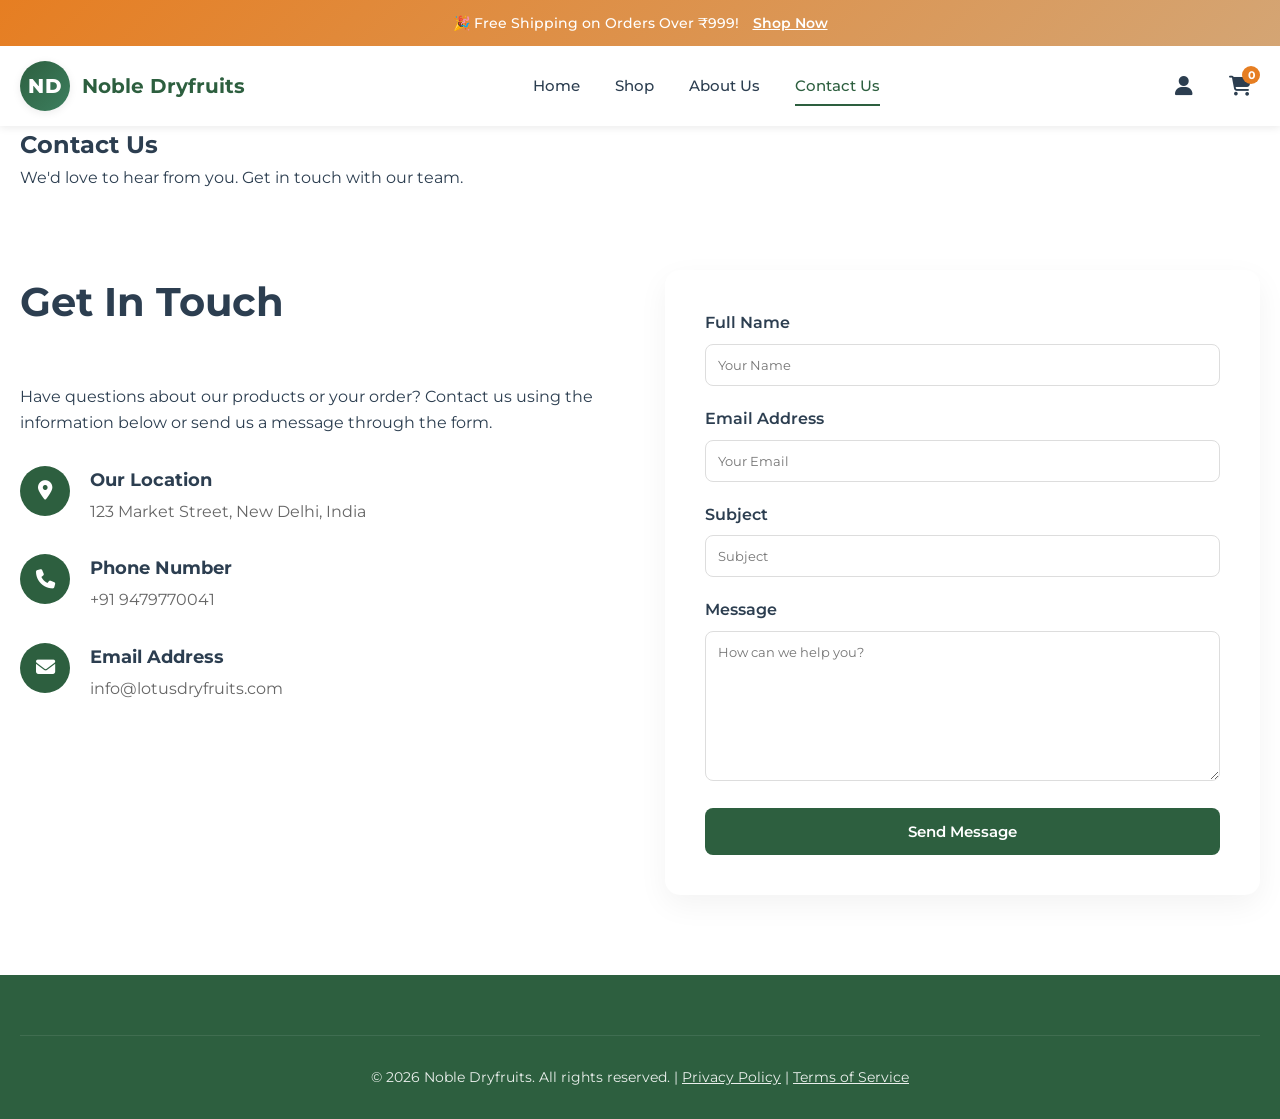
<file: frontend/contact.html>
<!DOCTYPE html>
<html lang="en">

<head>
    <meta charset="UTF-8">
    <meta name="viewport" content="width=device-width, initial-scale=1.0">
    <title>Contact Us – Noble Dryfruits</title>
    <link rel="icon" type="image/png" href="images/noble-logo.png">
    <link rel="stylesheet" href="styles.css">
    <link rel="preconnect" href="https://fonts.googleapis.com">
    <link rel="preconnect" href="https://fonts.gstatic.com" crossorigin>
    <link href="https://fonts.googleapis.com/css2?family=Montserrat:wght@300;400;500;600;700;800&display=swap" rel="stylesheet">
    <link rel="stylesheet" href="https://cdnjs.cloudflare.com/ajax/libs/font-awesome/6.4.0/css/all.min.css">
    <style>
        .contact-section { padding: 80px 0; }
        .contact-grid { display: grid; grid-template-columns: 1fr 1fr; gap: 50px; }
        .contact-form-container { background: #fff; padding: 40px; border-radius: 15px; box-shadow: 0 10px 30px rgba(0,0,0,0.05); }
        .contact-info-container { display: flex; flex-direction: column; gap: 30px; }
        .info-item { display: flex; gap: 20px; align-items: flex-start; }
        .info-icon { width: 50px; height: 50px; background: #2d5f3f; color: #fff; border-radius: 50%; display: flex; align-items: center; justify-content: center; font-size: 1.2rem; flex-shrink: 0; }
        .info-content h4 { margin-bottom: 5px; font-size: 1.1rem; }
        .info-content p { color: #666; }
        .form-group { margin-bottom: 20px; }
        .form-group label { display: block; margin-bottom: 8px; font-weight: 600; }
        .form-group input, .form-group textarea { width: 100%; padding: 12px; border: 1px solid #ddd; border-radius: 8px; font-family: inherit; }
        .form-group textarea { min-height: 150px; }
    </style>
</head>

<body>
    <!-- Announcement Bar -->
    <div class="announcement-bar">
        <p>🎉 Free Shipping on Orders Over ₹999! <a href="collection.html" class="shop-now-link">Shop Now</a></p>
    </div>

    <!-- Header -->
    <header class="header" id="header">
        <div class="container header-container">
            <div class="logo">
                <a href="index.html">
                    <div class="logo-circle"><span class="logo-text">ND</span></div>
                    <span class="logo-name">Noble Dryfruits</span>
                </a>
            </div>
            <nav class="nav" id="nav-menu">
                <ul class="nav-list">
                    <li class="nav-item"><a href="index.html" class="nav-link">Home</a></li>
                    <li class="nav-item"><a href="collection.html" class="nav-link">Shop</a></li>
                    <li class="nav-item"><a href="about.html" class="nav-link">About Us</a></li>
                    <li class="nav-item"><a href="contact.html" class="nav-link active">Contact Us</a></li>
                </ul>
            </nav>
            <div class="header-icons">
                <button class="icon-btn" id="account-btn"><i class="fas fa-user"></i></button>
                <button class="icon-btn" id="cart-btn"><i class="fas fa-shopping-cart"></i><span class="badge">0</span></button>
                <button class="mobile-menu-btn" id="mobile-menu-btn"><i class="fas fa-bars"></i></button>
            </div>
        </div>
    </header>

    <section class="about-hero">
        <div class="container">
            <h1>Contact Us</h1>
            <p>We'd love to hear from you. Get in touch with our team.</p>
        </div>
    </section>

    <section class="contact-section">
        <div class="container">
            <div class="contact-grid">
                <div class="contact-info-container">
                    <h2 class="section-title" style="text-align: left; margin-bottom: 20px;">Get In Touch</h2>
                    <p>Have questions about our products or your order? Contact us using the information below or send us a message through the form.</p>
                    
                    <div class="info-item">
                        <div class="info-icon"><i class="fas fa-map-marker-alt"></i></div>
                        <div class="info-content">
                            <h4>Our Location</h4>
                            <p>123 Market Street, New Delhi, India</p>
                        </div>
                    </div>
                    <div class="info-item">
                        <div class="info-icon"><i class="fas fa-phone"></i></div>
                        <div class="info-content">
                            <h4>Phone Number</h4>
                            <p>+91 9479770041</p>
                        </div>
                    </div>
                    <div class="info-item">
                        <div class="info-icon"><i class="fas fa-envelope"></i></div>
                        <div class="info-content">
                            <h4>Email Address</h4>
                            <p>info@lotusdryfruits.com</p>
                        </div>
                    </div>
                </div>

                <div class="contact-form-container">
                    <form id="contact-page-form">
                        <div class="form-group">
                            <label>Full Name</label>
                            <input type="text" placeholder="Your Name" required>
                        </div>
                        <div class="form-group">
                            <label>Email Address</label>
                            <input type="email" placeholder="Your Email" required>
                        </div>
                        <div class="form-group">
                            <label>Subject</label>
                            <input type="text" placeholder="Subject" required>
                        </div>
                        <div class="form-group">
                            <label>Message</label>
                            <textarea placeholder="How can we help you?" required></textarea>
                        </div>
                        <button type="submit" class="btn btn-primary" style="width: 100%;">Send Message</button>
                    </form>
                </div>
            </div>
        </div>
    </section>

    <!-- Footer -->
    <footer class="footer">
        <div class="container">
            <div class="footer-bottom">
                <p>&copy; 2026 Noble Dryfruits. All rights reserved. | <a href="privacy.html">Privacy Policy</a> | <a href="terms.html">Terms of Service</a></p>
            </div>
        </div>
    </footer>

    <!-- Off-canvas Cart -->
    <div class="offcanvas" id="cart-offcanvas">
        <div class="offcanvas-header">
            <h3>Shopping Cart (<span id="cart-count">0</span>)</h3>
            <button class="close-btn" id="close-cart"><i class="fas fa-times"></i></button>
        </div>
        <div class="offcanvas-body">
            <div id="cart-items-container">
                <div class="empty-cart"><p>Your cart is empty</p></div>
            </div>
            <div id="cart-checkout" style="display: none; border-top: 1px solid #eee; padding-top: 20px;">
                <div style="display: flex; justify-content: space-between; margin-bottom: 15px; font-weight: bold;">
                    <span>Total:</span><span id="cart-total">₹0</span>
                </div>
                <form id="checkout-form">
                    <input type="text" id="checkout-name" placeholder="Full Name" required style="width: 100%; margin-bottom: 10px; padding: 10px;">
                    <input type="email" id="checkout-email" placeholder="Email" required style="width: 100%; margin-bottom: 10px; padding: 10px;">
                    <textarea id="checkout-address" placeholder="Address" required style="width: 100%; margin-bottom: 10px; padding: 10px;"></textarea>
                    <button type="submit" class="btn btn-primary" style="width: 100%;">Place Order</button>
                </form>
            </div>
        </div>
    </div>

    <!-- Off-canvas Account -->
    <div class="offcanvas" id="account-offcanvas">
        <div class="offcanvas-header">
            <h3>Account</h3>
            <button class="close-btn" id="close-account"><i class="fas fa-times"></i></button>
        </div>
        <div class="offcanvas-body">
            <div id="auth-forms">
                <div id="login-form-container">
                    <h4>Login</h4>
                    <form id="login-form" style="display: flex; flex-direction: column; gap: 10px;">
                        <input type="email" id="login-email" placeholder="Email" required style="padding: 10px;">
                        <input type="password" id="login-password" placeholder="Password" required style="padding: 10px;">
                        <button type="submit" class="btn btn-primary">Login</button>
                    </form>
                    <p>Don't have an account? <a href="#" id="show-register">Register here</a></p>
                </div>
                <div id="register-form-container" style="display: none;">
                    <h4>Register</h4>
                    <form id="register-form" style="display: flex; flex-direction: column; gap: 10px;">
                        <input type="email" id="register-email" placeholder="Email" required style="padding: 10px;">
                        <input type="password" id="register-password" placeholder="Password" required style="padding: 10px;">
                        <button type="submit" class="btn btn-primary">Register</button>
                    </form>
                    <p>Already have an account? <a href="#" id="show-login">Login here</a></p>
                </div>
            </div>
            <div id="user-profile" style="display: none; text-align: center;">
                <p>Welcome, <strong id="user-email-display"></strong></p>
                <button id="logout-btn" class="btn btn-secondary" style="width: 100%;">Logout</button>
            </div>
        </div>
    </div>

    <div class="overlay" id="overlay"></div>
    <script src="script.js"></script>
</body>
</html>
</file>
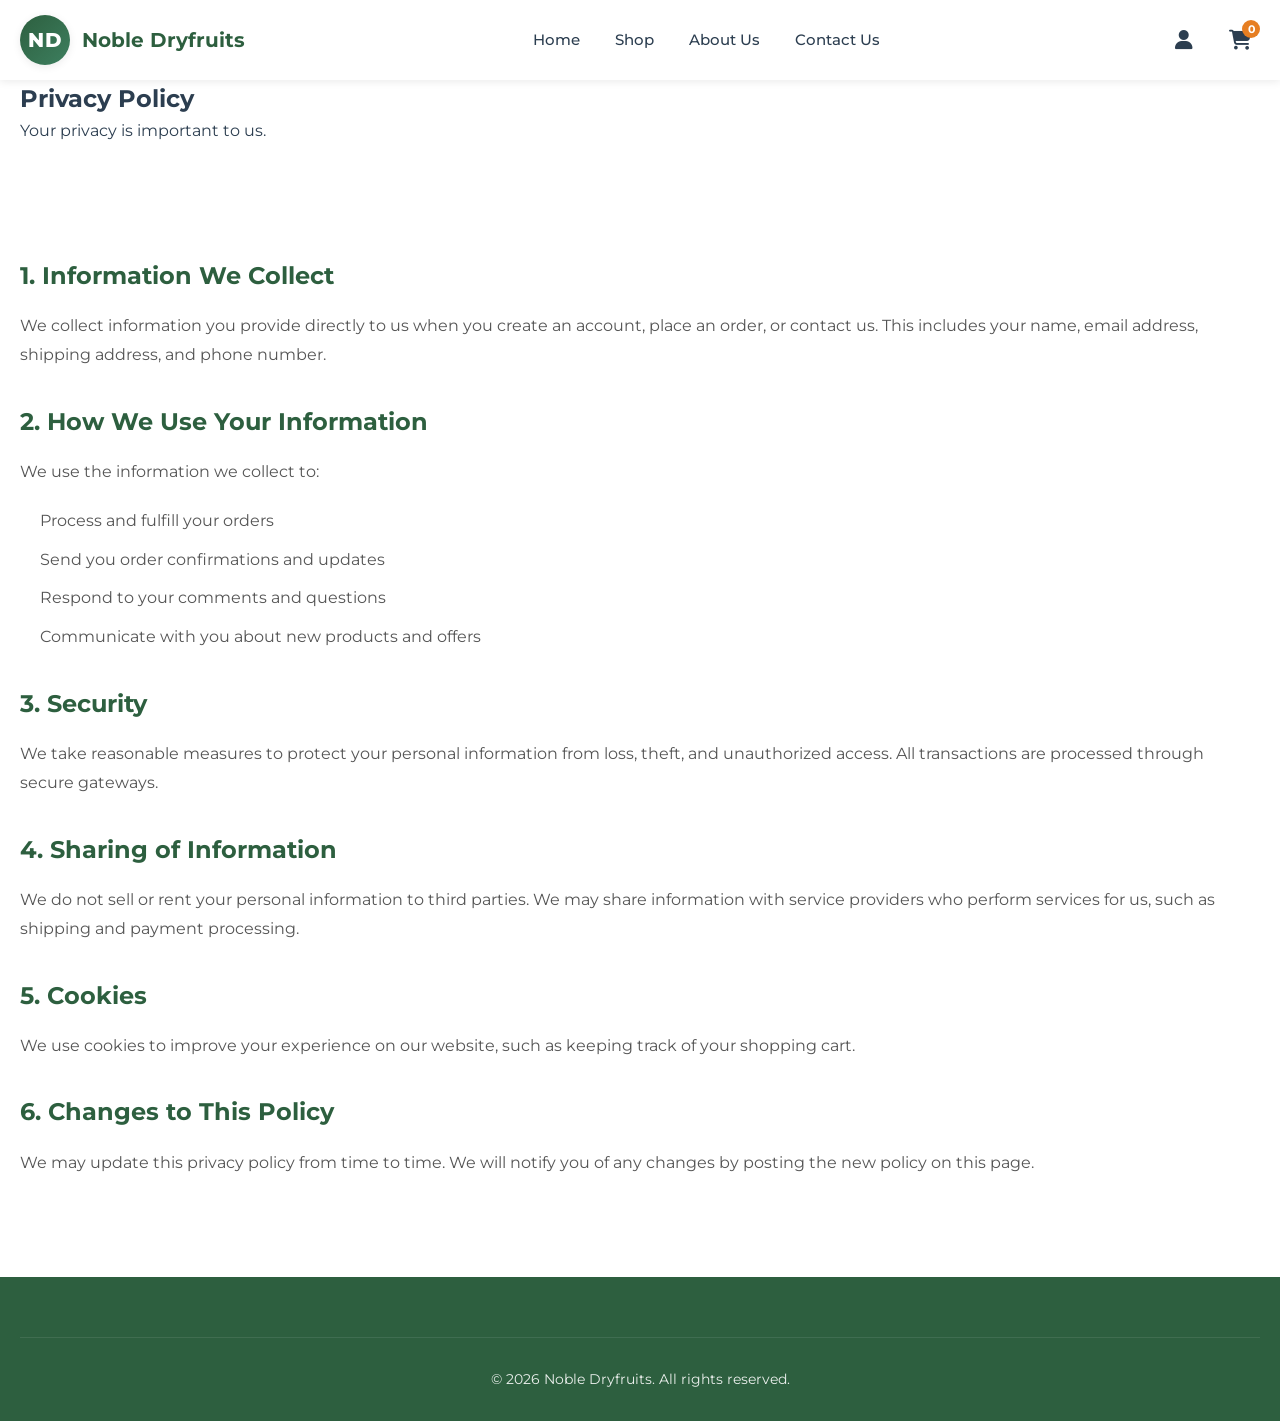
<file: frontend/privacy.html>
<!DOCTYPE html>
<html lang="en">

<head>
    <meta charset="UTF-8">
    <meta name="viewport" content="width=device-width, initial-scale=1.0">
    <title>Privacy Policy – Noble Dryfruits</title>
    <link rel="icon" type="image/png" href="images/noble-logo.png">
    <link rel="stylesheet" href="styles.css">
    <link rel="preconnect" href="https://fonts.googleapis.com">
    <link rel="preconnect" href="https://fonts.gstatic.com" crossorigin>
    <link href="https://fonts.googleapis.com/css2?family=Montserrat:wght@300;400;500;600;700;800&display=swap" rel="stylesheet">
    <link rel="stylesheet" href="https://cdnjs.cloudflare.com/ajax/libs/font-awesome/6.4.0/css/all.min.css">
    <style>
        .policy-section { padding: 80px 0; line-height: 1.8; }
        .policy-content h2 { margin: 30px 0 15px; color: #2d5f3f; }
        .policy-content p { margin-bottom: 20px; color: #555; }
        .policy-content ul { margin-bottom: 20px; padding-left: 20px; }
        .policy-content li { margin-bottom: 10px; color: #555; }
    </style>
</head>

<body>
    <!-- Header -->
    <header class="header" id="header">
        <div class="container header-container">
            <div class="logo">
                <a href="index.html">
                    <div class="logo-circle"><span class="logo-text">ND</span></div>
                    <span class="logo-name">Noble Dryfruits</span>
                </a>
            </div>
            <nav class="nav" id="nav-menu">
                <ul class="nav-list">
                    <li class="nav-item"><a href="index.html" class="nav-link">Home</a></li>
                    <li class="nav-item"><a href="collection.html" class="nav-link">Shop</a></li>
                    <li class="nav-item"><a href="about.html" class="nav-link">About Us</a></li>
                    <li class="nav-item"><a href="contact.html" class="nav-link">Contact Us</a></li>
                </ul>
            </nav>
            <div class="header-icons">
                <button class="icon-btn" id="account-btn"><i class="fas fa-user"></i></button>
                <button class="icon-btn" id="cart-btn"><i class="fas fa-shopping-cart"></i><span class="badge">0</span></button>
            </div>
        </div>
    </header>

    <section class="about-hero">
        <div class="container">
            <h1>Privacy Policy</h1>
            <p>Your privacy is important to us.</p>
        </div>
    </section>

    <section class="policy-section">
        <div class="container">
            <div class="policy-content">
                <h2>1. Information We Collect</h2>
                <p>We collect information you provide directly to us when you create an account, place an order, or contact us. This includes your name, email address, shipping address, and phone number.</p>

                <h2>2. How We Use Your Information</h2>
                <p>We use the information we collect to:</p>
                <ul>
                    <li>Process and fulfill your orders</li>
                    <li>Send you order confirmations and updates</li>
                    <li>Respond to your comments and questions</li>
                    <li>Communicate with you about new products and offers</li>
                </ul>

                <h2>3. Security</h2>
                <p>We take reasonable measures to protect your personal information from loss, theft, and unauthorized access. All transactions are processed through secure gateways.</p>

                <h2>4. Sharing of Information</h2>
                <p>We do not sell or rent your personal information to third parties. We may share information with service providers who perform services for us, such as shipping and payment processing.</p>

                <h2>5. Cookies</h2>
                <p>We use cookies to improve your experience on our website, such as keeping track of your shopping cart.</p>

                <h2>6. Changes to This Policy</h2>
                <p>We may update this privacy policy from time to time. We will notify you of any changes by posting the new policy on this page.</p>
            </div>
        </div>
    </section>

    <footer class="footer">
        <div class="container">
            <div class="footer-bottom">
                <p>&copy; 2026 Noble Dryfruits. All rights reserved.</p>
            </div>
        </div>
    </footer>

    <!-- Off-canvas Panels -->
    <div class="offcanvas" id="cart-offcanvas">
        <div class="offcanvas-header">
            <h3>Shopping Cart (<span id="cart-count">0</span>)</h3>
            <button class="close-btn" id="close-cart"><i class="fas fa-times"></i></button>
        </div>
        <div class="offcanvas-body">
            <div id="cart-items-container">
                <div class="empty-cart"><p>Your cart is empty</p></div>
            </div>
        </div>
    </div>
    <div class="offcanvas" id="account-offcanvas">
        <div class="offcanvas-header">
            <h3>Account</h3>
            <button class="close-btn" id="close-account"><i class="fas fa-times"></i></button>
        </div>
        <div class="offcanvas-body">
            <div id="auth-forms">
                <p>Please login to view your account.</p>
            </div>
        </div>
    </div>
    <div class="overlay" id="overlay"></div>
    <script src="script.js"></script>
</body>
</html>
</file>
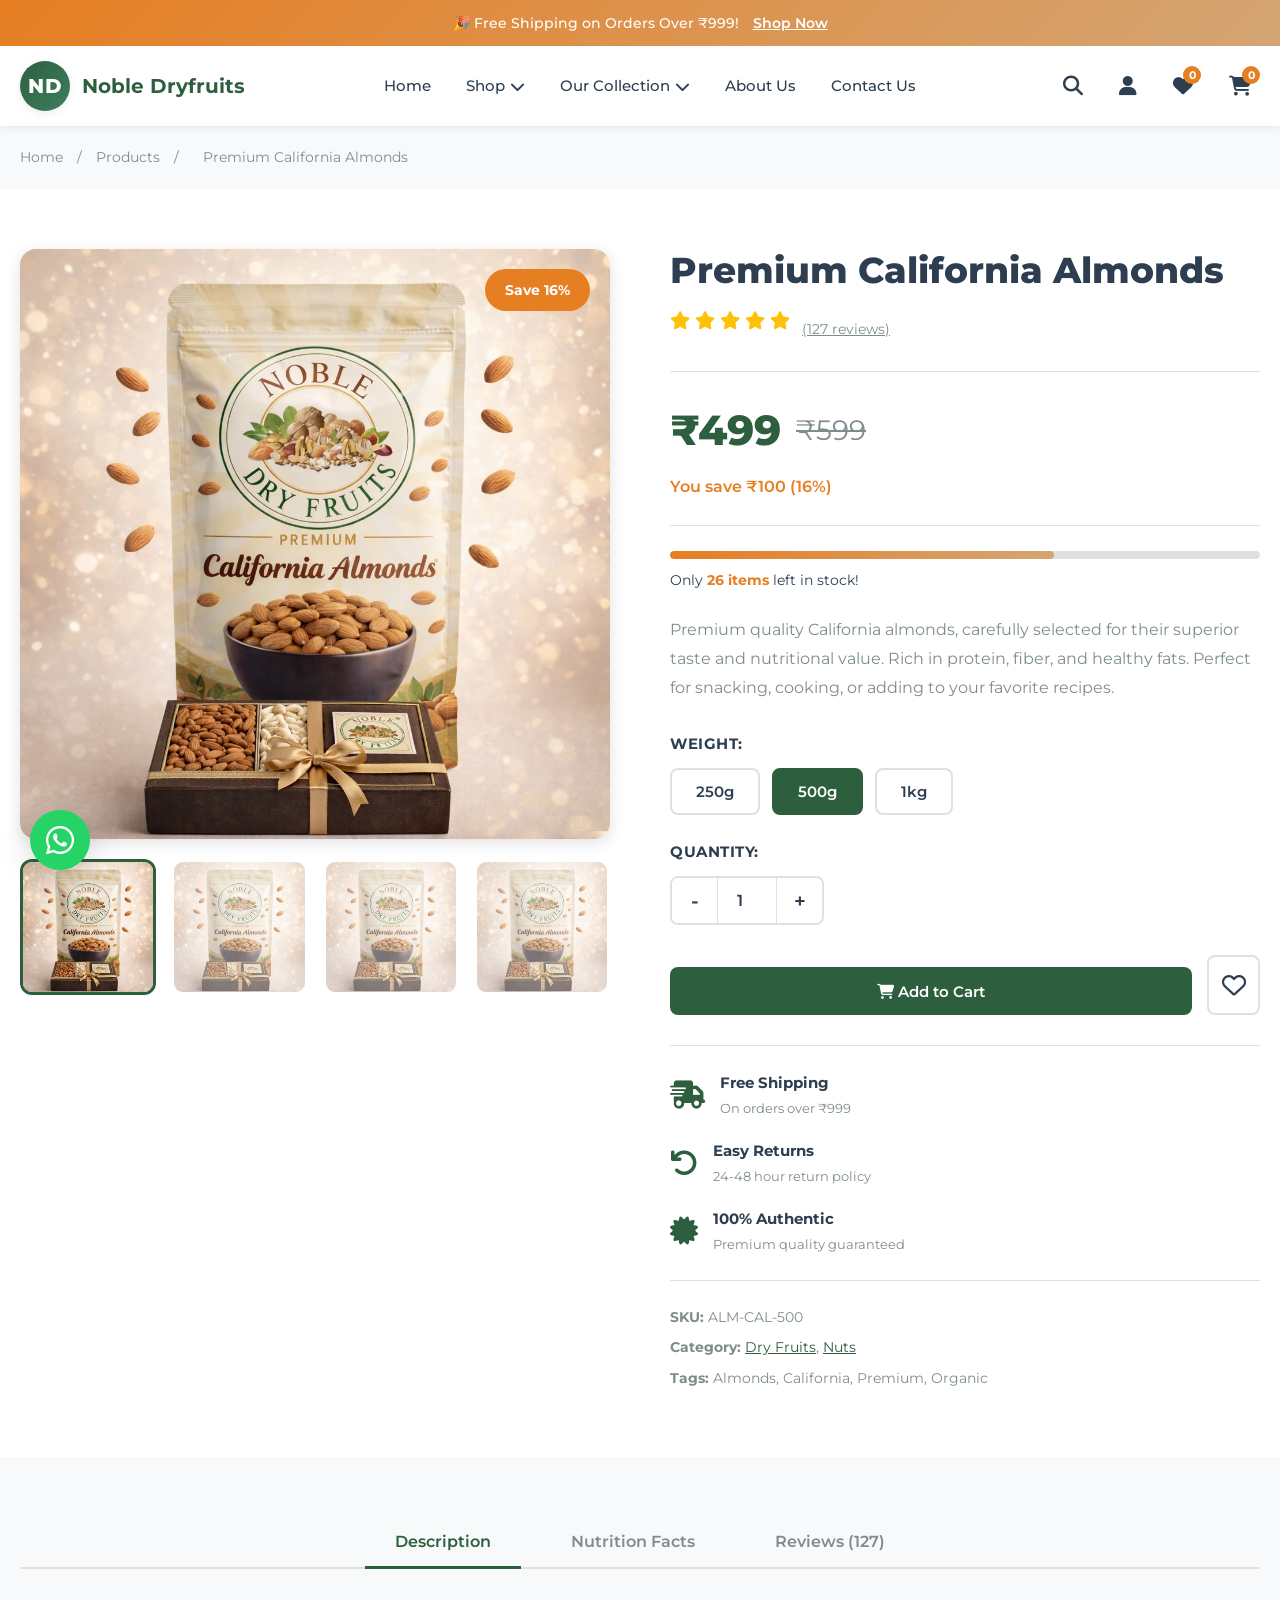
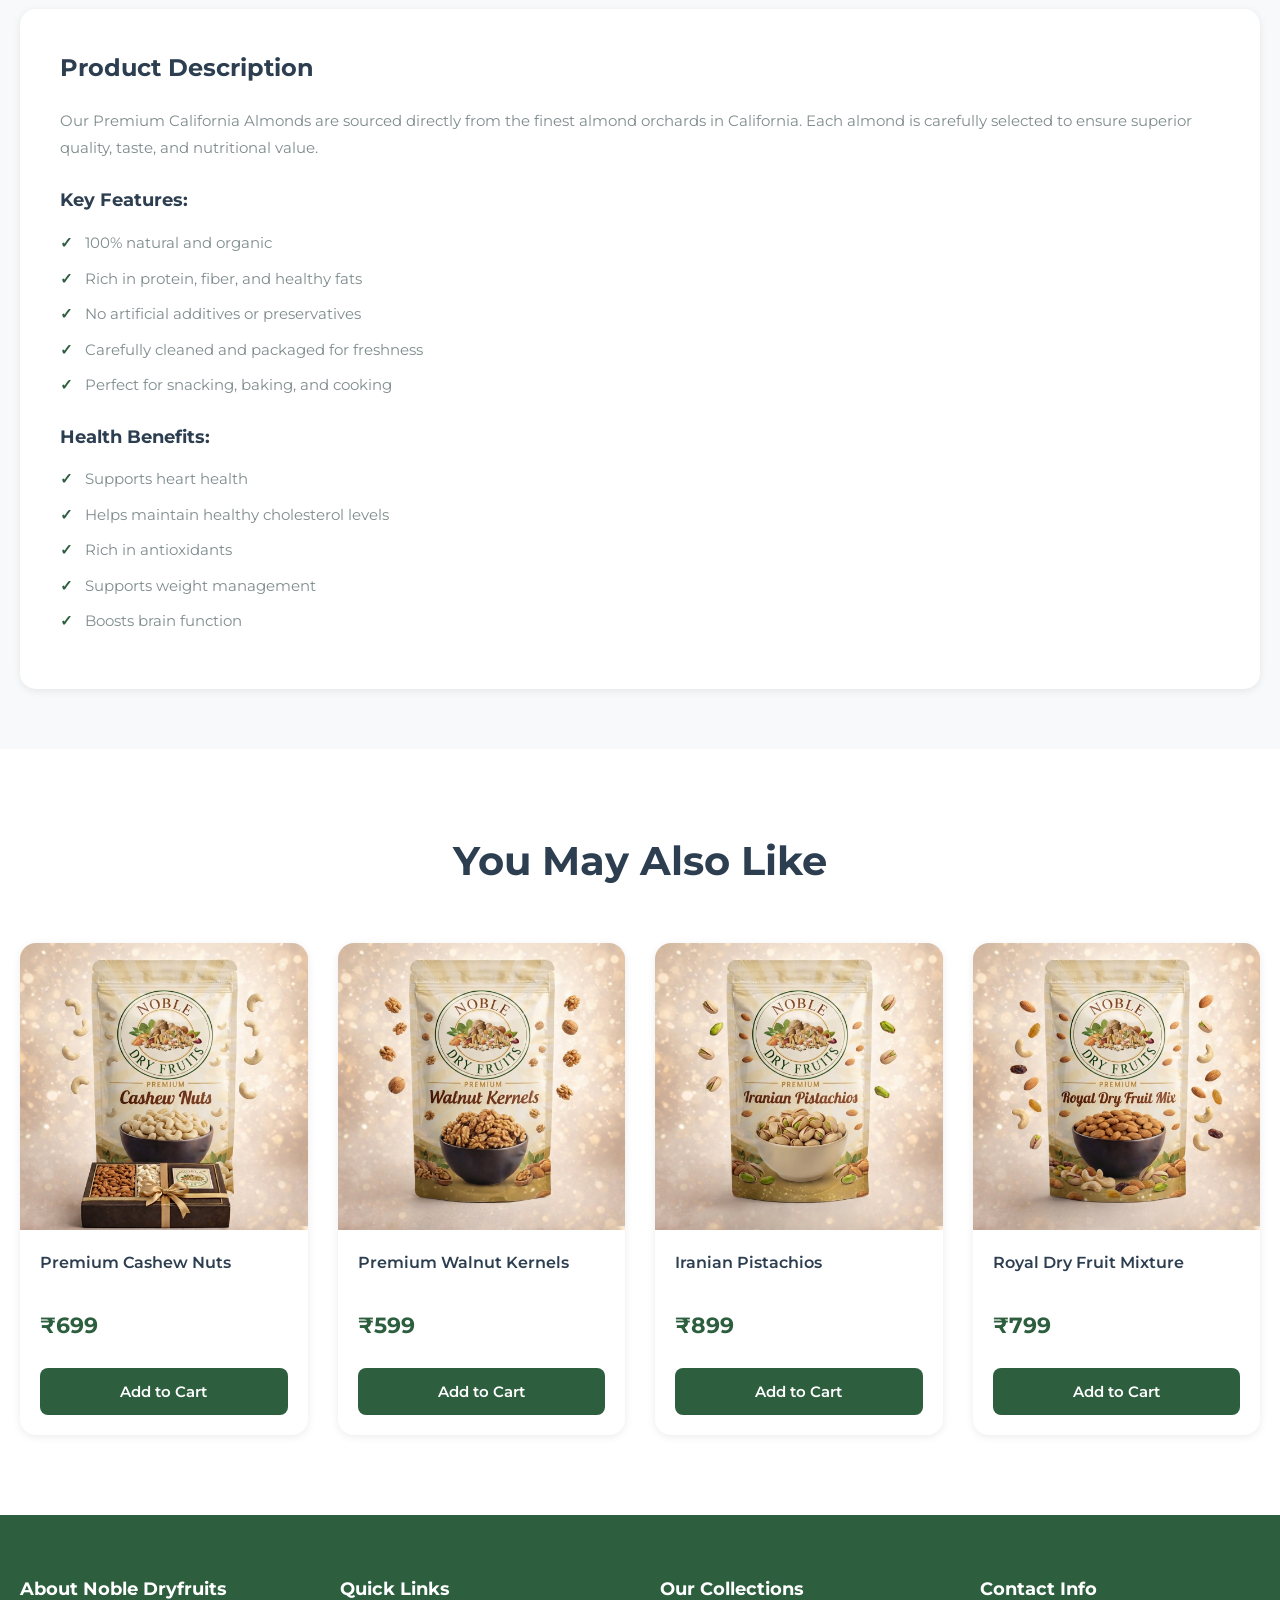
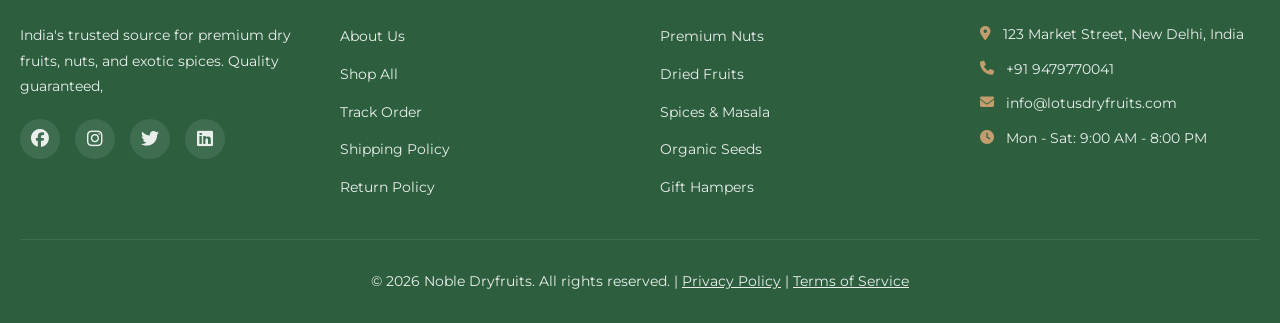
<file: frontend/product.html>
<!DOCTYPE html>
<html lang="en">

<head>
    <meta charset="UTF-8">
    <meta name="viewport" content="width=device-width, initial-scale=1.0">
    <title>Premium California Almonds – Noble Dryfruits</title>
    <meta name="description"
        content="Premium quality California almonds. Rich in nutrients, perfect for snacking and cooking.">
    <link rel="icon" type="image/png" href="images/noble-logo.png">
    <link rel="stylesheet" href="styles.css">
    <link rel="stylesheet" href="product.css">
    <link rel="preconnect" href="https://fonts.googleapis.com">
    <link rel="preconnect" href="https://fonts.gstatic.com" crossorigin>
    <link href="https://fonts.googleapis.com/css2?family=Montserrat:wght@300;400;500;600;700;800&display=swap"
        rel="stylesheet">
    <link rel="stylesheet" href="https://cdnjs.cloudflare.com/ajax/libs/font-awesome/6.4.0/css/all.min.css">
</head>

<body>
    <!-- Announcement Bar -->
    <div class="announcement-bar">
        <p>🎉 Free Shipping on Orders Over ₹999! <a href="collection.html" class="shop-now-link">Shop Now</a></p>
    </div>

    <!-- Header -->
    <header class="header" id="header">
        <div class="container header-container">
            <div class="logo">
                <a href="index.html">
                    <div class="logo-circle">
                        <span class="logo-text">ND</span>
                    </div>
                    <span class="logo-name">Noble Dryfruits</span>
                </a>
            </div>

            <nav class="nav" id="nav-menu">
                <ul class="nav-list">
                    <li class="nav-item"><a href="index.html" class="nav-link">Home</a></li>
                    <li class="nav-item dropdown">
                        <a href="#" class="nav-link">Shop <i class="fas fa-chevron-down"></i></a>
                        <div class="dropdown-menu">
                            <div class="dropdown-column">
                                <h4>Dry Fruits</h4>
                                <a href="collection.html">Almonds</a>
                                <a href="collection.html">Cashews</a>
                                <a href="collection.html">Raisins</a>
                                <a href="collection.html">Walnuts</a>
                            </div>
                            <div class="dropdown-column">
                                <h4>Spices</h4>
                                <a href="collection.html">Garam Masala</a>
                                <a href="collection.html">Chana Masala</a>
                                <a href="collection.html">Tandoori Masala</a>
                            </div>
                            <div class="dropdown-column">
                                <h4>Special Items</h4>
                                <a href="collection.html">Premium Mixtures</a>
                                <a href="collection.html">Organic Seeds</a>
                                <a href="collection.html">Dried Fruits</a>
                            </div>
                        </div>
                    </li>
                    <li class="nav-item dropdown">
                        <a href="#" class="nav-link">Our Collection <i class="fas fa-chevron-down"></i></a>
                        <div class="dropdown-menu">
                            <a href="collection.html">Assorted Nuts</a>
                            <a href="collection.html">Berries</a>
                            <a href="collection.html">Flavored Nuts</a>
                            <a href="collection.html">Premium Mixtures</a>
                            <a href="collection.html">Sundried Fruits</a>
                            <a href="collection.html">Seeds</a>
                        </div>
                    </li>
                    <li class="nav-item"><a href="about.html" class="nav-link">About Us</a></li>
                    <li class="nav-item"><a href="index.html#contact" class="nav-link">Contact Us</a></li>
                </ul>
            </nav>

            <div class="header-icons">
                <button class="icon-btn" id="search-btn" aria-label="Search">
                    <i class="fas fa-search"></i>
                </button>
                <button class="icon-btn" id="account-btn" aria-label="Account">
                    <i class="fas fa-user"></i>
                </button>
                <button class="icon-btn" id="wishlist-btn" aria-label="Wishlist">
                    <i class="fas fa-heart"></i>
                    <span class="badge">0</span>
                </button>
                <button class="icon-btn" id="cart-btn" aria-label="Cart">
                    <i class="fas fa-shopping-cart"></i>
                    <span class="badge">0</span>
                </button>
                <button class="mobile-menu-btn" id="mobile-menu-btn" aria-label="Menu">
                    <i class="fas fa-bars"></i>
                </button>
            </div>
        </div>
    </header>

    <!-- Breadcrumb -->
    <div class="breadcrumb">
        <div class="container">
            <a href="index.html">Home</a>
            <span>/</span>
            <a href="collection.html">Products</a>
            <span>/</span>
            <span>Premium California Almonds</span>
        </div>
    </div>

    <!-- Product Detail -->
    <section class="product-detail">
        <div class="container">
            <div class="product-layout">
                <!-- Product Images -->
                <div class="product-images">
                    <div class="main-image">
                        <img src="images/premium almonds.jpeg" alt="Premium California Almonds" id="main-product-image">
                        <div class="product-badge-large">Save 16%</div>
                    </div>
                    <div class="thumbnail-images">
                        <img src="images/premium almonds.jpeg" alt="Almonds 1" class="thumbnail active">
                        <img src="images/premium almonds.jpeg" alt="Almonds 2" class="thumbnail">
                        <img src="images/premium almonds.jpeg" alt="Almonds 3" class="thumbnail">
                        <img src="images/premium almonds.jpeg" alt="Almonds 4" class="thumbnail">
                    </div>
                </div>

                <!-- Product Info -->
                <div class="product-details">
                    <h1 class="product-name">Premium California Almonds</h1>

                    <div class="product-rating">
                        <div class="stars">
                            <i class="fas fa-star"></i>
                            <i class="fas fa-star"></i>
                            <i class="fas fa-star"></i>
                            <i class="fas fa-star"></i>
                            <i class="fas fa-star"></i>
                        </div>
                        <span class="rating-count">(127 reviews)</span>
                    </div>

                    <div class="product-price-section">
                        <div class="price-large">
                            <span class="current-price">₹499</span>
                            <span class="original-price">₹599</span>
                        </div>
                        <div class="savings">You save ₹100 (16%)</div>
                    </div>

                    <div class="stock-info">
                        <div class="stock-bar">
                            <div class="stock-fill" style="width: 65%"></div>
                        </div>
                        <p class="stock-text">Only <strong>26 items</strong> left in stock!</p>
                    </div>

                    <div class="product-description">
                        <p>Premium quality California almonds, carefully selected for their superior taste and
                            nutritional value. Rich in protein, fiber, and healthy fats. Perfect for snacking, cooking,
                            or adding to your favorite recipes.</p>
                    </div>

                    <div class="product-options">
                        <div class="option-group">
                            <label class="option-label">Weight:</label>
                            <div class="variant-buttons">
                                <button class="variant-btn-large">250g</button>
                                <button class="variant-btn-large active">500g</button>
                                <button class="variant-btn-large">1kg</button>
                            </div>
                        </div>

                        <div class="option-group">
                            <label class="option-label">Quantity:</label>
                            <div class="quantity-selector">
                                <button class="qty-btn" id="decrease-qty">-</button>
                                <input type="number" value="1" min="1" max="10" id="qty-input">
                                <button class="qty-btn" id="increase-qty">+</button>
                            </div>
                        </div>
                    </div>

                    <div class="product-actions">
                        <button class="btn btn-primary btn-large btn-add-cart">
                            <i class="fas fa-shopping-cart"></i> Add to Cart
                        </button>
                        <button class="btn-wishlist-large">
                            <i class="far fa-heart"></i>
                        </button>
                    </div>

                    <div class="product-features">
                        <div class="feature-item">
                            <i class="fas fa-shipping-fast"></i>
                            <div>
                                <strong>Free Shipping</strong>
                                <p>On orders over ₹999</p>
                            </div>
                        </div>
                        <div class="feature-item">
                            <i class="fas fa-undo"></i>
                            <div>
                                <strong>Easy Returns</strong>
                                <p>24-48 hour return policy</p>
                            </div>
                        </div>
                        <div class="feature-item">
                            <i class="fas fa-certificate"></i>
                            <div>
                                <strong>100% Authentic</strong>
                                <p>Premium quality guaranteed</p>
                            </div>
                        </div>
                    </div>

                    <div class="product-meta">
                        <p><strong>SKU:</strong> ALM-CAL-500</p>
                        <p><strong>Category:</strong> <a href="collection.html">Dry Fruits</a>, <a
                                href="collection.html">Nuts</a></p>
                        <p><strong>Tags:</strong> Almonds, California, Premium, Organic</p>
                    </div>
                </div>
            </div>
        </div>
    </section>

    <!-- Product Tabs -->
    <section class="product-info-tabs">
        <div class="container">
            <div class="tabs-nav">
                <button class="tab-nav-btn active" data-tab="description">Description</button>
                <button class="tab-nav-btn" data-tab="nutrition">Nutrition Facts</button>
                <button class="tab-nav-btn" data-tab="reviews">Reviews (127)</button>
            </div>

            <div class="tabs-content-area">
                <div class="tab-panel active" id="description">
                    <h3>Product Description</h3>
                    <p>Our Premium California Almonds are sourced directly from the finest almond orchards in
                        California. Each almond is carefully selected to ensure superior quality, taste, and nutritional
                        value.</p>
                    <h4>Key Features:</h4>
                    <ul>
                        <li>100% natural and organic</li>
                        <li>Rich in protein, fiber, and healthy fats</li>
                        <li>No artificial additives or preservatives</li>
                        <li>Carefully cleaned and packaged for freshness</li>
                        <li>Perfect for snacking, baking, and cooking</li>
                    </ul>
                    <h4>Health Benefits:</h4>
                    <ul>
                        <li>Supports heart health</li>
                        <li>Helps maintain healthy cholesterol levels</li>
                        <li>Rich in antioxidants</li>
                        <li>Supports weight management</li>
                        <li>Boosts brain function</li>
                    </ul>
                </div>

                <div class="tab-panel" id="nutrition">
                    <h3>Nutrition Facts</h3>
                    <p>Per 100g serving:</p>
                    <table class="nutrition-table">
                        <tr>
                            <td>Energy</td>
                            <td>579 kcal</td>
                        </tr>
                        <tr>
                            <td>Protein</td>
                            <td>21g</td>
                        </tr>
                        <tr>
                            <td>Total Fat</td>
                            <td>50g</td>
                        </tr>
                        <tr>
                            <td>Carbohydrates</td>
                            <td>22g</td>
                        </tr>
                        <tr>
                            <td>Dietary Fiber</td>
                            <td>12g</td>
                        </tr>
                        <tr>
                            <td>Calcium</td>
                            <td>264mg</td>
                        </tr>
                        <tr>
                            <td>Iron</td>
                            <td>3.7mg</td>
                        </tr>
                        <tr>
                            <td>Vitamin E</td>
                            <td>25.6mg</td>
                        </tr>
                    </table>
                </div>

                <div class="tab-panel" id="reviews">
                    <h3>Customer Reviews</h3>
                    <div class="review-summary">
                        <div class="average-rating">
                            <div class="rating-number">5.0</div>
                            <div class="stars-large">
                                <i class="fas fa-star"></i>
                                <i class="fas fa-star"></i>
                                <i class="fas fa-star"></i>
                                <i class="fas fa-star"></i>
                                <i class="fas fa-star"></i>
                            </div>
                            <p>Based on 127 reviews</p>
                        </div>
                    </div>

                    <div class="reviews-list">
                        <div class="review-item">
                            <div class="review-header">
                                <div class="reviewer-info">
                                    <strong>Rakesh Kumar</strong>
                                    <span class="verified">✓ Verified Purchase</span>
                                </div>
                                <div class="review-stars">
                                    <i class="fas fa-star"></i>
                                    <i class="fas fa-star"></i>
                                    <i class="fas fa-star"></i>
                                    <i class="fas fa-star"></i>
                                    <i class="fas fa-star"></i>
                                </div>
                            </div>
                            <p class="review-text">Excellent quality almonds! Fresh, crunchy, and perfectly packed. Will
                                definitely order again.</p>
                            <p class="review-date">Posted on January 15, 2026</p>
                        </div>

                        <div class="review-item">
                            <div class="review-header">
                                <div class="reviewer-info">
                                    <strong>Priya Sharma</strong>
                                    <span class="verified">✓ Verified Purchase</span>
                                </div>
                                <div class="review-stars">
                                    <i class="fas fa-star"></i>
                                    <i class="fas fa-star"></i>
                                    <i class="fas fa-star"></i>
                                    <i class="fas fa-star"></i>
                                    <i class="fas fa-star"></i>
                                </div>
                            </div>
                            <p class="review-text">Best almonds I've ever bought online. Great taste and value for
                                money. Highly recommended!</p>
                            <p class="review-date">Posted on January 10, 2026</p>
                        </div>

                        <div class="review-item">
                            <div class="review-header">
                                <div class="reviewer-info">
                                    <strong>Amit Patel</strong>
                                    <span class="verified">✓ Verified Purchase</span>
                                </div>
                                <div class="review-stars">
                                    <i class="fas fa-star"></i>
                                    <i class="fas fa-star"></i>
                                    <i class="fas fa-star"></i>
                                    <i class="fas fa-star"></i>
                                    <i class="fas fa-star"></i>
                                </div>
                            </div>
                            <p class="review-text">Premium quality product. Packaging was excellent and delivery was
                                fast. Very satisfied!</p>
                            <p class="review-date">Posted on January 5, 2026</p>
                        </div>
                    </div>
                </div>
            </div>
        </div>
    </section>

    <!-- You May Also Like -->
    <section class="related-products">
        <div class="container">
            <h2 class="section-title">You May Also Like</h2>
            <div class="product-grid">
                <div class="product-card">
                    <div class="product-image">
                        <img src="images/cashew nuts.png" alt="Cashew Nuts">
                    </div>
                    <div class="product-info">
                        <h3 class="product-title">Premium Cashew Nuts</h3>
                        <div class="product-price">
                            <span class="price-current">₹699</span>
                        </div>
                        <button class="btn btn-add-cart">Add to Cart</button>
                    </div>
                </div>

                <div class="product-card">
                    <div class="product-image">
                        <img src="images/premium walnut kernels.png" alt="Walnut Kernels">
                    </div>
                    <div class="product-info">
                        <h3 class="product-title">Premium Walnut Kernels</h3>
                        <div class="product-price">
                            <span class="price-current">₹599</span>
                        </div>
                        <button class="btn btn-add-cart">Add to Cart</button>
                    </div>
                </div>

                <div class="product-card">
                    <div class="product-image">
                        <img src="images/pistachios.png" alt="Pistachios">
                    </div>
                    <div class="product-info">
                        <h3 class="product-title">Iranian Pistachios</h3>
                        <div class="product-price">
                            <span class="price-current">₹899</span>
                        </div>
                        <button class="btn btn-add-cart">Add to Cart</button>
                    </div>
                </div>

                <div class="product-card">
                    <div class="product-image">
                        <img src="images/dry fruit mix.png" alt="Dry Fruit Mix">
                    </div>
                    <div class="product-info">
                        <h3 class="product-title">Royal Dry Fruit Mixture</h3>
                        <div class="product-price">
                            <span class="price-current">₹799</span>
                        </div>
                        <button class="btn btn-add-cart">Add to Cart</button>
                    </div>
                </div>
            </div>
        </div>
    </section>

    <!-- Footer -->
    <footer class="footer" id="contact">
        <div class="container">
            <div class="footer-grid">
                <div class="footer-column">
                    <h3>About Noble Dryfruits</h3>
                    <p>India's trusted source for premium dry fruits, nuts, and exotic spices. Quality guaranteed,</p>
                    <div class="social-links">
                        <a href="#" aria-label="Facebook"><i class="fab fa-facebook"></i></a>
                        <a href="#" aria-label="Instagram"><i class="fab fa-instagram"></i></a>
                        <a href="#" aria-label="Twitter"><i class="fab fa-twitter"></i></a>
                        <a href="#" aria-label="LinkedIn"><i class="fab fa-linkedin"></i></a>
                    </div>
                </div>
                <div class="footer-column">
                    <h3>Quick Links</h3>
                    <ul>
                        <li><a href="about.html">About Us</a></li>
                        <li><a href="collection.html">Shop All</a></li>
                        <li><a href="#">Track Order</a></li>
                        <li><a href="#">Shipping Policy</a></li>
                        <li><a href="#">Return Policy</a></li>
                    </ul>
                </div>
                <div class="footer-column">
                    <h3>Our Collections</h3>
                    <ul>
                        <li><a href="collection.html">Premium Nuts</a></li>
                        <li><a href="collection.html">Dried Fruits</a></li>
                        <li><a href="collection.html">Spices & Masala</a></li>
                        <li><a href="collection.html">Organic Seeds</a></li>
                        <li><a href="collection.html">Gift Hampers</a></li>
                    </ul>
                </div>
                <div class="footer-column">
                    <h3>Contact Info</h3>
                    <ul class="contact-info">
                        <li><i class="fas fa-map-marker-alt"></i> 123 Market Street, New Delhi, India</li>
                        <li><i class="fas fa-phone"></i> +91 9479770041</li>
                        <li><i class="fas fa-envelope"></i> info@lotusdryfruits.com</li>
                        <li><i class="fas fa-clock"></i> Mon - Sat: 9:00 AM - 8:00 PM</li>
                    </ul>
                </div>
            </div>
            <div class="footer-bottom">
                <p>&copy; 2026 Noble Dryfruits. All rights reserved. | <a href="#">Privacy Policy</a> | <a
                        href="#">Terms of Service</a></p>
            </div>
        </div>
    </footer>

    <!-- WhatsApp Floating Button -->
    <a href="https://wa.me/917035961000" class="whatsapp-float" target="_blank" aria-label="WhatsApp">
        <i class="fab fa-whatsapp"></i>
    </a>

    <!-- Off-canvas Cart -->
    <div class="offcanvas" id="cart-offcanvas">
        <div class="offcanvas-header">
            <h3>Shopping Cart (<span id="cart-count">0</span>)</h3>
            <button class="close-btn" id="close-cart">
                <i class="fas fa-times"></i>
            </button>
        </div>
        <div class="offcanvas-body">
            <div id="cart-items-container">
                <!-- Cart items will be injected here -->
                <div class="empty-cart">
                    <i class="fas fa-shopping-cart"></i>
                    <p>Your cart is empty</p>
                    <a href="collection.html" class="btn btn-primary">Continue Shopping</a>
                </div>
            </div>
            <div id="cart-checkout" style="display: none; margin-top: 20px; border-top: 2px solid #eee; padding-top: 20px;">
                <div style="display: flex; justify-content: space-between; margin-bottom: 15px; font-weight: bold; font-size: 1.2rem;">
                    <span>Total:</span>
                    <span id="cart-total">₹0</span>
                </div>
                <form id="checkout-form">
                    <input type="text" id="checkout-name" placeholder="Full Name" required style="width: 100%; padding: 10px; margin-bottom: 10px; border: 1px solid #ddd; border-radius: 4px;">
                    <input type="email" id="checkout-email" placeholder="Email Address" required style="width: 100%; padding: 10px; margin-bottom: 10px; border: 1px solid #ddd; border-radius: 4px;">
                    <textarea id="checkout-address" placeholder="Shipping Address" required style="width: 100%; padding: 10px; margin-bottom: 10px; border: 1px solid #ddd; border-radius: 4px; min-height: 80px;"></textarea>
                    <button type="submit" class="btn btn-primary" style="width: 100%;">Place Order & Send Receipt</button>
                </form>
            </div>
        </div>
    </div>

    <!-- Off-canvas Account (Auth) -->
    <div class="offcanvas" id="account-offcanvas">
        <div class="offcanvas-header">
            <h3>Account</h3>
            <button class="close-btn" id="close-account">
                <i class="fas fa-times"></i>
            </button>
        </div>
        <div class="offcanvas-body">
            <div id="auth-forms">
                <div id="login-form-container">
                    <h4>Login</h4>
                    <form id="login-form" style="display: flex; flex-direction: column; gap: 10px;">
                        <input type="email" id="login-email" placeholder="Email" required style="padding: 10px; border: 1px solid #ddd; border-radius: 4px;">
                        <input type="password" id="login-password" placeholder="Password" required style="padding: 10px; border: 1px solid #ddd; border-radius: 4px;">
                        <button type="submit" class="btn btn-primary">Login</button>
                    </form>
                    <p style="margin-top: 15px;">Don't have an account? <a href="#" id="show-register" style="color: #2d5f3f; font-weight: 600;">Register here</a></p>
                </div>
                <div id="register-form-container" style="display: none;">
                    <h4>Register</h4>
                    <form id="register-form" style="display: flex; flex-direction: column; gap: 10px;">
                        <input type="email" id="register-email" placeholder="Email" required style="padding: 10px; border: 1px solid #ddd; border-radius: 4px;">
                        <input type="password" id="register-password" placeholder="Password" required style="padding: 10px; border: 1px solid #ddd; border-radius: 4px;">
                        <button type="submit" class="btn btn-primary">Register</button>
                    </form>
                    <p style="margin-top: 15px;">Already have an account? <a href="#" id="show-login" style="color: #2d5f3f; font-weight: 600;">Login here</a></p>
                </div>
            </div>
            <div id="user-profile" style="display: none; text-align: center;">
                <div style="font-size: 3rem; color: #2d5f3f; margin-bottom: 15px;"><i class="fas fa-user-circle"></i></div>
                <p style="font-size: 1.1rem; margin-bottom: 20px;">Welcome back,<br><strong id="user-email-display"></strong></p>
                <button id="logout-btn" class="btn btn-secondary" style="width: 100%;">Logout</button>
            </div>
        </div>
    </div>

    <!-- Off-canvas Wishlist -->
    <div class="offcanvas" id="wishlist-offcanvas">
        <div class="offcanvas-header">
            <h3>Wishlist (0)</h3>
            <button class="close-btn" id="close-wishlist">
                <i class="fas fa-times"></i>
            </button>
        </div>
        <div class="offcanvas-body">
            <div class="empty-cart">
                <i class="fas fa-heart"></i>
                <p>Your wishlist is empty</p>
                <a href="collection.html" class="btn btn-primary">Continue Shopping</a>
            </div>
        </div>
    </div>

    <!-- Overlay -->
    <div class="overlay" id="overlay"></div>

    <script src="script.js"></script>
    <script src="product.js"></script>
</body>

</html>
</file>
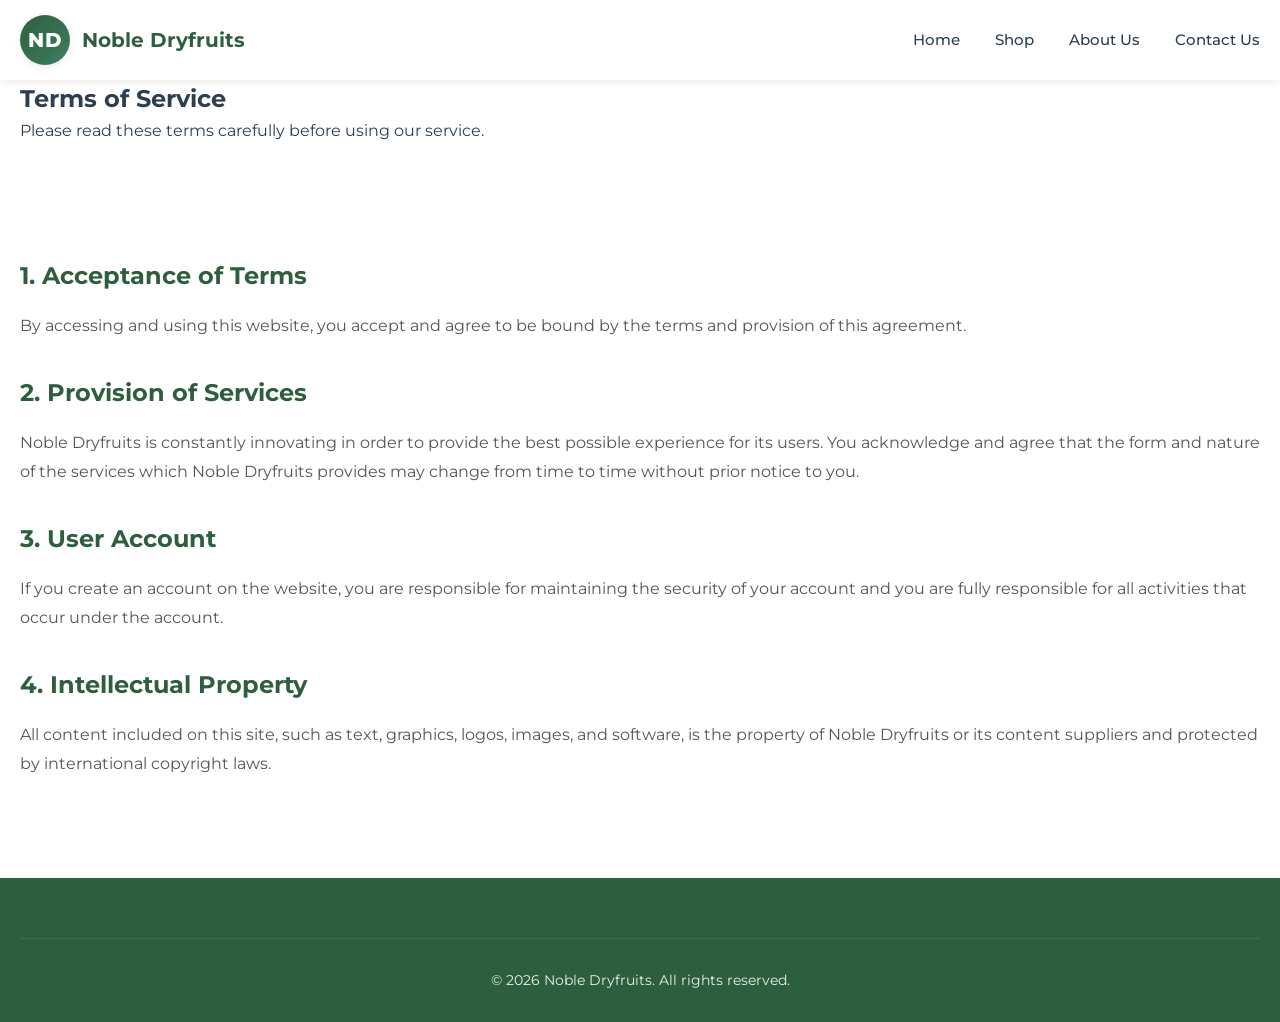
<file: frontend/terms.html>
<!DOCTYPE html>
<html lang="en">

<head>
    <meta charset="UTF-8">
    <meta name="viewport" content="width=device-width, initial-scale=1.0">
    <title>Terms of Service – Noble Dryfruits</title>
    <link rel="icon" type="image/png" href="images/noble-logo.png">
    <link rel="stylesheet" href="styles.css">
    <link rel="preconnect" href="https://fonts.googleapis.com">
    <link rel="preconnect" href="https://fonts.gstatic.com" crossorigin>
    <link href="https://fonts.googleapis.com/css2?family=Montserrat:wght@300;400;500;600;700;800&display=swap" rel="stylesheet">
    <link rel="stylesheet" href="https://cdnjs.cloudflare.com/ajax/libs/font-awesome/6.4.0/css/all.min.css">
    <style>
        .policy-section { padding: 80px 0; line-height: 1.8; }
        .policy-content h2 { margin: 30px 0 15px; color: #2d5f3f; }
        .policy-content p { margin-bottom: 20px; color: #555; }
    </style>
</head>

<body>
    <!-- Header -->
    <header class="header" id="header">
        <div class="container header-container">
            <div class="logo">
                <a href="index.html">
                    <div class="logo-circle"><span class="logo-text">ND</span></div>
                    <span class="logo-name">Noble Dryfruits</span>
                </a>
            </div>
            <nav class="nav" id="nav-menu">
                <ul class="nav-list">
                    <li class="nav-item"><a href="index.html" class="nav-link">Home</a></li>
                    <li class="nav-item"><a href="collection.html" class="nav-link">Shop</a></li>
                    <li class="nav-item"><a href="about.html" class="nav-link">About Us</a></li>
                    <li class="nav-item"><a href="contact.html" class="nav-link">Contact Us</a></li>
                </ul>
            </nav>
        </div>
    </header>

    <section class="about-hero">
        <div class="container">
            <h1>Terms of Service</h1>
            <p>Please read these terms carefully before using our service.</p>
        </div>
    </section>

    <section class="policy-section">
        <div class="container">
            <div class="policy-content">
                <h2>1. Acceptance of Terms</h2>
                <p>By accessing and using this website, you accept and agree to be bound by the terms and provision of this agreement.</p>

                <h2>2. Provision of Services</h2>
                <p>Noble Dryfruits is constantly innovating in order to provide the best possible experience for its users. You acknowledge and agree that the form and nature of the services which Noble Dryfruits provides may change from time to time without prior notice to you.</p>

                <h2>3. User Account</h2>
                <p>If you create an account on the website, you are responsible for maintaining the security of your account and you are fully responsible for all activities that occur under the account.</p>

                <h2>4. Intellectual Property</h2>
                <p>All content included on this site, such as text, graphics, logos, images, and software, is the property of Noble Dryfruits or its content suppliers and protected by international copyright laws.</p>
            </div>
        </div>
    </section>

    <footer class="footer">
        <div class="container">
            <div class="footer-bottom">
                <p>&copy; 2026 Noble Dryfruits. All rights reserved.</p>
            </div>
        </div>
    </footer>
    <script src="script.js"></script>
</body>
</html>
</file>
<file: frontend/styles.css>
/* ===================================
   CSS Variables & Reset
   =================================== */
:root {
    --primary-green: #2d5f3f;
    --primary-green-dark: #1e4029;
    --primary-green-light: #3d7f5f;
    --accent-orange: #e67e22;
    --accent-gold: #d4a574;
    --text-dark: #2c3e50;
    --text-light: #7f8c8d;
    --bg-light: #f8f9fa;
    --bg-white: #ffffff;
    --border-color: #e0e0e0;
    --shadow-sm: 0 2px 8px rgba(0, 0, 0, 0.08);
    --shadow-md: 0 4px 16px rgba(0, 0, 0, 0.12);
    --shadow-lg: 0 8px 32px rgba(0, 0, 0, 0.16);
    --transition: all 0.3s cubic-bezier(0.4, 0, 0.2, 1);
    --font-primary: 'Montserrat', sans-serif;
}

* {
    margin: 0;
    padding: 0;
    box-sizing: border-box;
}

html {
    scroll-behavior: smooth;
}

body {
    font-family: var(--font-primary);
    color: var(--text-dark);
    line-height: 1.6;
    background-color: var(--bg-white);
    overflow-x: hidden;
}

img {
    max-width: 100%;
    height: auto;
    display: block;
}

a {
    text-decoration: none;
    color: inherit;
    transition: var(--transition);
}

button {
    border: none;
    background: none;
    cursor: pointer;
    font-family: inherit;
    transition: var(--transition);
}

ul {
    list-style: none;
}

.container {
    max-width: 1400px;
    margin: 0 auto;
    padding: 0 20px;
}

/* ===================================
   Announcement Bar
   =================================== */
.announcement-bar {
    background: linear-gradient(135deg, var(--accent-orange), var(--accent-gold));
    color: white;
    text-align: center;
    padding: 12px 20px;
    font-size: 14px;
    font-weight: 500;
    position: relative;
    z-index: 1001;
}

.shop-now-link {
    color: white;
    text-decoration: underline;
    font-weight: 600;
    margin-left: 10px;
}

.shop-now-link:hover {
    opacity: 0.8;
}

/* ===================================
   Header
   =================================== */
.header {
    background: var(--bg-white);
    box-shadow: var(--shadow-sm);
    position: sticky;
    top: 0;
    z-index: 1000;
    transition: var(--transition);
}

.header.scrolled {
    background: rgba(255, 255, 255, 0.95);
    backdrop-filter: blur(10px);
    box-shadow: var(--shadow-md);
}

.header-container {
    display: flex;
    align-items: center;
    justify-content: space-between;
    padding: 15px 20px;
    gap: 30px;
}

/* Logo */
.logo a {
    display: flex;
    align-items: center;
    gap: 12px;
}

.logo-circle {
    width: 50px;
    height: 50px;
    background: linear-gradient(135deg, var(--primary-green), var(--primary-green-light));
    border-radius: 50%;
    display: flex;
    align-items: center;
    justify-content: center;
    box-shadow: var(--shadow-sm);
}

.logo-text {
    color: white;
    font-size: 20px;
    font-weight: 800;
    letter-spacing: 1px;
}

.logo-name {
    font-size: 20px;
    font-weight: 700;
    color: var(--primary-green);
    white-space: nowrap;
}

/* Navigation */
.nav-list {
    display: flex;
    align-items: center;
    gap: 35px;
}

.nav-link {
    color: var(--text-dark);
    font-weight: 500;
    font-size: 15px;
    display: flex;
    align-items: center;
    gap: 5px;
    padding: 8px 0;
    position: relative;
}

.nav-link::after {
    content: '';
    position: absolute;
    bottom: 0;
    left: 0;
    width: 0;
    height: 2px;
    background: var(--primary-green);
    transition: var(--transition);
}

.nav-link:hover::after,
.nav-link.active::after {
    width: 100%;
}

.nav-link:hover,
.nav-link.active {
    color: var(--primary-green);
}

/* Dropdown */
.dropdown {
    position: relative;
}

.dropdown-menu {
    position: absolute;
    top: 100%;
    left: 0;
    background: white;
    box-shadow: var(--shadow-lg);
    border-radius: 8px;
    padding: 20px;
    min-width: 600px;
    display: none;
    opacity: 0;
    transform: translateY(-10px);
    transition: var(--transition);
    z-index: 100;
    margin-top: 10px;
}

.dropdown:hover .dropdown-menu {
    display: flex;
    opacity: 1;
    transform: translateY(0);
    gap: 30px;
}

.dropdown-column {
    flex: 1;
}

.dropdown-column h4 {
    color: var(--primary-green);
    font-size: 14px;
    font-weight: 700;
    text-transform: uppercase;
    margin-bottom: 12px;
    letter-spacing: 0.5px;
}

.dropdown-column a {
    display: block;
    padding: 8px 12px;
    color: var(--text-dark);
    font-size: 14px;
    border-radius: 6px;
    transition: var(--transition);
}

.dropdown-column a:hover {
    background: var(--bg-light);
    color: var(--primary-green);
    transform: translateX(5px);
}

/* Header Icons */
.header-icons {
    display: flex;
    align-items: center;
    gap: 20px;
}

.icon-btn {
    position: relative;
    color: var(--text-dark);
    font-size: 20px;
    padding: 8px;
    border-radius: 50%;
    transition: var(--transition);
}

.icon-btn:hover {
    color: var(--primary-green);
    background: var(--bg-light);
}

.badge {
    position: absolute;
    top: 0;
    right: 0;
    background: var(--accent-orange);
    color: white;
    font-size: 11px;
    font-weight: 700;
    width: 18px;
    height: 18px;
    border-radius: 50%;
    display: flex;
    align-items: center;
    justify-content: center;
}

.mobile-menu-btn {
    display: none;
    font-size: 24px;
    color: var(--text-dark);
}

/* ===================================
   Category Grid
   =================================== */
.category-grid {
    padding: 40px 0;
    background: var(--bg-light);
}

.category-items {
    display: grid;
    grid-template-columns: repeat(auto-fit, minmax(200px, 1fr));
    gap: 25px;
}

.category-item {
    background: white;
    border-radius: 16px;
    padding: 30px 20px;
    text-align: center;
    box-shadow: var(--shadow-sm);
    transition: var(--transition);
    cursor: pointer;
}

.category-item:hover {
    transform: translateY(-8px);
    box-shadow: var(--shadow-md);
}

.category-icon {
    font-size: 48px;
    margin-bottom: 15px;
}

.category-item h3 {
    font-size: 16px;
    font-weight: 600;
    color: var(--text-dark);
}

/* ===================================
   Hero Section
   =================================== */
.hero {
    background: linear-gradient(135deg, rgba(45, 95, 63, 0.95), rgba(30, 64, 41, 0.95)),
        url('https://images.unsplash.com/photo-1596040033229-a0b3b4e8d3a3?w=1600') center/cover;
    padding: 120px 20px;
    text-align: center;
    color: white;
    position: relative;
    overflow: hidden;
}

.hero::before {
    content: '';
    position: absolute;
    top: 0;
    left: 0;
    right: 0;
    bottom: 0;
    background: radial-gradient(circle at 30% 50%, rgba(212, 165, 116, 0.2), transparent);
    pointer-events: none;
}

.hero-content {
    position: relative;
    z-index: 1;
    max-width: 900px;
    margin: 0 auto;
    animation: fadeInUp 1s ease-out;
}

.hero-title {
    font-size: 56px;
    font-weight: 800;
    margin-bottom: 15px;
    line-height: 1.2;
    text-shadow: 2px 2px 8px rgba(0, 0, 0, 0.3);
}

.hero-subtitle {
    font-size: 32px;
    font-weight: 600;
    margin-bottom: 20px;
    color: var(--accent-gold);
}

.hero-description {
    font-size: 18px;
    margin-bottom: 35px;
    opacity: 0.95;
    max-width: 700px;
    margin-left: auto;
    margin-right: auto;
}

/* ===================================
   Buttons
   =================================== */
.btn {
    display: inline-block;
    padding: 14px 32px;
    font-size: 15px;
    font-weight: 600;
    border-radius: 8px;
    transition: var(--transition);
    text-align: center;
    cursor: pointer;
}

.btn-primary {
    background: var(--primary-green);
    color: white;
}

.btn-primary:hover {
    background: var(--primary-green-dark);
    transform: translateY(-2px);
    box-shadow: var(--shadow-md);
}

.btn-add-cart {
    width: 100%;
    background: var(--primary-green);
    color: white;
    margin-top: 12px;
}

.btn-add-cart:hover {
    background: var(--primary-green-dark);
}

.btn-whatsapp {
    background: #25D366;
    color: white;
    display: inline-flex;
    align-items: center;
    gap: 10px;
}

.btn-whatsapp:hover {
    background: #1da851;
    transform: translateY(-2px);
    box-shadow: var(--shadow-md);
}

/* ===================================
   Product Tabs
   =================================== */
.product-tabs {
    padding: 80px 0;
}

.tabs-header {
    display: flex;
    justify-content: center;
    gap: 20px;
    margin-bottom: 50px;
}

.tab-btn {
    padding: 12px 35px;
    font-size: 16px;
    font-weight: 600;
    color: var(--text-dark);
    background: var(--bg-light);
    border-radius: 50px;
    transition: var(--transition);
}

.tab-btn.active,
.tab-btn:hover {
    background: var(--primary-green);
    color: white;
    transform: translateY(-2px);
    box-shadow: var(--shadow-sm);
}

.tab-content {
    display: none;
    animation: fadeIn 0.5s ease-out;
}

.tab-content.active {
    display: block;
}

/* Product Grid */
.product-grid {
    display: grid;
    grid-template-columns: repeat(auto-fill, minmax(280px, 1fr));
    gap: 30px;
}

.product-card {
    background: white;
    border-radius: 16px;
    overflow: hidden;
    box-shadow: var(--shadow-sm);
    transition: var(--transition);
    position: relative;
}

.product-card:hover {
    transform: translateY(-8px);
    box-shadow: var(--shadow-lg);
}

.product-badge {
    position: absolute;
    top: 15px;
    right: 15px;
    background: var(--accent-orange);
    color: white;
    padding: 6px 12px;
    border-radius: 20px;
    font-size: 12px;
    font-weight: 700;
    z-index: 2;
}

.product-image {
    position: relative;
    overflow: hidden;
    aspect-ratio: 1;
    background: var(--bg-light);
}

.product-image img {
    width: 100%;
    height: 100%;
    object-fit: cover;
    transition: var(--transition);
}

.product-card:hover .product-image img {
    transform: scale(1.08);
}

.product-overlay {
    position: absolute;
    top: 0;
    left: 0;
    right: 0;
    bottom: 0;
    background: rgba(45, 95, 63, 0.85);
    display: flex;
    align-items: center;
    justify-content: center;
    opacity: 0;
    transition: var(--transition);
}

.product-card:hover .product-overlay {
    opacity: 1;
}

.quick-view-btn {
    background: white;
    color: var(--primary-green);
    padding: 12px 24px;
    border-radius: 8px;
    font-weight: 600;
    font-size: 14px;
}

.quick-view-btn:hover {
    background: var(--bg-light);
    transform: scale(1.05);
}

.product-info {
    padding: 20px;
}

.product-title {
    font-size: 16px;
    font-weight: 600;
    color: var(--text-dark);
    margin-bottom: 10px;
    min-height: 48px;
    display: -webkit-box;
    -webkit-line-clamp: 2;
    -webkit-box-orient: vertical;
    overflow: hidden;
}

.product-price {
    display: flex;
    align-items: center;
    gap: 10px;
    margin-bottom: 12px;
}

.price-current {
    font-size: 22px;
    font-weight: 700;
    color: var(--primary-green);
}

.price-original {
    font-size: 16px;
    color: var(--text-light);
    text-decoration: line-through;
}

.product-variants {
    display: flex;
    gap: 8px;
    margin-bottom: 12px;
    flex-wrap: wrap;
}

.variant-btn {
    padding: 6px 14px;
    border: 2px solid var(--border-color);
    border-radius: 6px;
    font-size: 13px;
    font-weight: 500;
    color: var(--text-dark);
    transition: var(--transition);
}

.variant-btn:hover,
.variant-btn.active {
    border-color: var(--primary-green);
    background: var(--primary-green);
    color: white;
}

/* ===================================
   Shipping Banner
   =================================== */
.shipping-banner {
    background: linear-gradient(135deg, #0f2027 0%, #203a43 50%, #2c5364 100%);
    padding: 80px 20px;
    margin: 60px 0;
    position: relative;
    overflow: hidden;
    box-shadow: inset 0 0 50px rgba(0, 0, 0, 0.5);
}

.banner-content {
    text-align: center;
    color: white;
    position: relative;
    z-index: 2;
    text-shadow: 0 2px 4px rgba(0, 0, 0, 0.3);
}

.banner-content h2 {
    font-size: 36px;
    font-weight: 700;
    margin-bottom: 15px;
}

.banner-content p {
    font-size: 18px;
    margin-bottom: 25px;
    opacity: 0.95;
    font-weight: 300;
    letter-spacing: 0.5px;
}

.shipping-floating-elements {
    position: absolute;
    top: 0;
    left: 0;
    width: 100%;
    height: 100%;
    z-index: 1;
    pointer-events: none;
}

.shipping-float-item {
    position: absolute;
    opacity: 0.6;
    pointer-events: none;
    filter: drop-shadow(0 4px 8px rgba(0, 0, 0, 0.3));
    user-select: none;
    animation: floatAround linear infinite;
}

.shipping-float-item img {
    width: 100%;
    height: 100%;
    object-fit: contain;
    display: block;
}

/* For JPEG almonds to look better */
.shipping-float-item.round-shape img {
    border-radius: 50%;
    box-shadow: 0 2px 5px rgba(0, 0, 0, 0.2);
}

@keyframes floatAround {
    0% {
        transform: translate(0, 0) rotate(0deg);
    }

    25% {
        transform: translate(20px, 20px) rotate(90deg);
    }

    50% {
        transform: translate(0, 40px) rotate(180deg);
    }

    75% {
        transform: translate(-20px, 20px) rotate(270deg);
    }

    100% {
        transform: translate(0, 0) rotate(360deg);
    }
}

/* ===================================
   Value Propositions
   =================================== */
.value-props {
    padding: 80px 0;
    background: var(--bg-light);
}

.value-grid {
    display: grid;
    grid-template-columns: repeat(auto-fit, minmax(250px, 1fr));
    gap: 40px;
}

.value-item {
    text-align: center;
    padding: 30px 20px;
    background: white;
    border-radius: 16px;
    box-shadow: var(--shadow-sm);
    transition: var(--transition);
}

.value-item:hover {
    transform: translateY(-5px);
    box-shadow: var(--shadow-md);
}

.value-icon {
    width: 80px;
    height: 80px;
    margin: 0 auto 20px;
    background: linear-gradient(135deg, var(--primary-green), var(--primary-green-light));
    border-radius: 50%;
    display: flex;
    align-items: center;
    justify-content: center;
    color: white;
    font-size: 32px;
}

.value-item h3 {
    font-size: 20px;
    font-weight: 700;
    color: var(--text-dark);
    margin-bottom: 12px;
}

.value-item p {
    font-size: 14px;
    color: var(--text-light);
    line-height: 1.6;
}

/* ===================================
   FAQs
   =================================== */
.faqs {
    padding: 80px 0;
}

.section-title {
    text-align: center;
    font-size: 40px;
    font-weight: 700;
    color: var(--text-dark);
    margin-bottom: 50px;
}

.faq-accordion {
    max-width: 900px;
    margin: 0 auto;
}

.faq-item {
    background: white;
    border-radius: 12px;
    margin-bottom: 15px;
    box-shadow: var(--shadow-sm);
    overflow: hidden;
    transition: var(--transition);
}

.faq-item:hover {
    box-shadow: var(--shadow-md);
}

.faq-question {
    width: 100%;
    padding: 20px 25px;
    display: flex;
    justify-content: space-between;
    align-items: center;
    font-size: 16px;
    font-weight: 600;
    color: var(--text-dark);
    text-align: left;
    cursor: pointer;
    background: white;
    transition: var(--transition);
}

.faq-question:hover {
    color: var(--primary-green);
}

.faq-question i {
    transition: var(--transition);
    color: var(--primary-green);
}

.faq-item.active .faq-question i {
    transform: rotate(180deg);
}

.faq-answer {
    max-height: 0;
    overflow: hidden;
    transition: max-height 0.3s ease-out;
}

.faq-item.active .faq-answer {
    max-height: 500px;
}

.faq-answer p {
    padding: 0 25px 20px;
    color: var(--text-light);
    line-height: 1.8;
}

.faq-answer a {
    color: var(--primary-green);
    text-decoration: underline;
}

/* ===================================
   Testimonials
   =================================== */
.testimonials {
    padding: 80px 0;
    background: var(--bg-light);
    position: relative;
}

.testimonial-slider {
    overflow: hidden;
    position: relative;
    margin-bottom: 40px;
}

.testimonial-track {
    display: flex;
    gap: 30px;
    transition: transform 0.5s ease-out;
}

.testimonial-card {
    min-width: calc(33.333% - 20px);
    background: white;
    padding: 30px;
    border-radius: 16px;
    box-shadow: var(--shadow-sm);
    transition: var(--transition);
}

.testimonial-card:hover {
    transform: translateY(-5px);
    box-shadow: var(--shadow-md);
}

.stars {
    color: #ffc107;
    font-size: 18px;
    margin-bottom: 15px;
}

.testimonial-text {
    font-size: 15px;
    color: var(--text-dark);
    line-height: 1.7;
    margin-bottom: 20px;
    font-style: italic;
}

.testimonial-author {
    font-size: 14px;
    font-weight: 600;
    color: var(--text-dark);
}

.verified {
    color: #4caf50;
    font-size: 12px;
}

.slider-controls {
    display: flex;
    justify-content: center;
    gap: 15px;
}

.slider-btn {
    width: 45px;
    height: 45px;
    border-radius: 50%;
    background: var(--primary-green);
    color: white;
    display: flex;
    align-items: center;
    justify-content: center;
    font-size: 18px;
    transition: var(--transition);
}

.slider-btn:hover {
    background: var(--primary-green-dark);
    transform: scale(1.1);
}

/* ===================================
   Newsletter
   =================================== */
.newsletter {
    padding: 80px 0;
    text-align: center;
}

.newsletter-subtitle {
    font-size: 16px;
    color: var(--text-light);
    margin-bottom: 30px;
}

.newsletter-form {
    max-width: 600px;
    margin: 0 auto 20px;
    display: flex;
    gap: 15px;
}

.newsletter-form input {
    flex: 1;
    padding: 15px 20px;
    border: 2px solid var(--border-color);
    border-radius: 8px;
    font-size: 15px;
    font-family: inherit;
    transition: var(--transition);
}

.newsletter-form input:focus {
    outline: none;
    border-color: var(--primary-green);
}

.newsletter-terms {
    font-size: 13px;
    color: var(--text-light);
}

.newsletter-terms a {
    color: var(--primary-green);
    text-decoration: underline;
}

/* ===================================
   Footer
   =================================== */
.footer {
    background: var(--primary-green);
    color: white;
    padding: 60px 0 30px;
}

.footer-grid {
    display: grid;
    grid-template-columns: repeat(auto-fit, minmax(250px, 1fr));
    gap: 40px;
    margin-bottom: 40px;
}

.footer-column h3 {
    font-size: 18px;
    font-weight: 700;
    margin-bottom: 20px;
}

.footer-column p {
    font-size: 14px;
    line-height: 1.8;
    opacity: 0.9;
    margin-bottom: 20px;
}

.footer-column ul {
    display: flex;
    flex-direction: column;
    gap: 12px;
}

.footer-column a {
    color: white;
    font-size: 14px;
    opacity: 0.9;
    transition: var(--transition);
}

.footer-column a:hover {
    opacity: 1;
    transform: translateX(5px);
}

.social-links {
    display: flex;
    gap: 15px;
    margin-top: 20px;
}

.social-links a {
    width: 40px;
    height: 40px;
    background: rgba(255, 255, 255, 0.1);
    border-radius: 50%;
    display: flex;
    align-items: center;
    justify-content: center;
    font-size: 18px;
    transition: var(--transition);
}

.social-links a:hover {
    background: rgba(255, 255, 255, 0.2);
    transform: translateY(-3px);
}

.contact-info li {
    display: flex;
    align-items: flex-start;
    gap: 12px;
    font-size: 14px;
    opacity: 0.9;
}

.contact-info i {
    color: var(--accent-gold);
    margin-top: 3px;
}

.footer-bottom {
    text-align: center;
    padding-top: 30px;
    border-top: 1px solid rgba(255, 255, 255, 0.1);
    font-size: 14px;
    opacity: 0.9;
}

.footer-bottom a {
    color: white;
    text-decoration: underline;
}

/* ===================================
   WhatsApp Float
   =================================== */
.whatsapp-float {
    position: fixed;
    bottom: 30px;
    left: 30px;
    width: 60px;
    height: 60px;
    background: #25D366;
    color: white;
    border-radius: 50%;
    display: flex;
    align-items: center;
    justify-content: center;
    font-size: 32px;
    box-shadow: var(--shadow-lg);
    z-index: 999;
    transition: var(--transition);
    animation: pulse 2s infinite;
}

.whatsapp-float:hover {
    transform: scale(1.1);
    box-shadow: 0 8px 32px rgba(37, 211, 102, 0.4);
}

/* ===================================
   Off-canvas
   =================================== */
.offcanvas {
    position: fixed;
    top: 0;
    right: -100%;
    width: 100%;
    max-width: 450px;
    height: 100vh;
    background: white;
    box-shadow: var(--shadow-lg);
    z-index: 1100;
    transition: right 0.4s cubic-bezier(0.4, 0, 0.2, 1);
    overflow-y: auto;
}

.offcanvas.active {
    right: 0;
}

.offcanvas-header {
    display: flex;
    justify-content: space-between;
    align-items: center;
    padding: 25px;
    border-bottom: 1px solid var(--border-color);
}

.offcanvas-header h3 {
    font-size: 20px;
    font-weight: 700;
    color: var(--text-dark);
}

.close-btn {
    width: 40px;
    height: 40px;
    border-radius: 50%;
    background: var(--bg-light);
    color: var(--text-dark);
    display: flex;
    align-items: center;
    justify-content: center;
    font-size: 20px;
    transition: var(--transition);
}

.close-btn:hover {
    background: var(--primary-green);
    color: white;
}

.offcanvas-body {
    padding: 25px;
}

.empty-cart {
    text-align: center;
    padding: 60px 20px;
}

.empty-cart i {
    font-size: 80px;
    color: var(--text-light);
    margin-bottom: 20px;
}

.empty-cart p {
    font-size: 16px;
    color: var(--text-light);
    margin-bottom: 25px;
}

.search-form {
    display: flex;
    flex-direction: column;
    gap: 15px;
}

.search-input {
    padding: 15px;
    border: 2px solid var(--border-color);
    border-radius: 8px;
    font-size: 15px;
    font-family: inherit;
    transition: var(--transition);
}

.search-input:focus {
    outline: none;
    border-color: var(--primary-green);
}

/* Overlay */
.overlay {
    position: fixed;
    top: 0;
    left: 0;
    width: 100%;
    height: 100%;
    background: rgba(0, 0, 0, 0.5);
    z-index: 1050;
    opacity: 0;
    visibility: hidden;
    transition: var(--transition);
}

.overlay.active {
    opacity: 1;
    visibility: visible;
}

/* ===================================
   Animations
   =================================== */
@keyframes fadeIn {
    from {
        opacity: 0;
    }

    to {
        opacity: 1;
    }
}

@keyframes fadeInUp {
    from {
        opacity: 0;
        transform: translateY(30px);
    }

    to {
        opacity: 1;
        transform: translateY(0);
    }
}

@keyframes pulse {

    0%,
    100% {
        transform: scale(1);
    }

    50% {
        transform: scale(1.05);
    }
}

/* ===================================
   Responsive Design
   =================================== */
@media (max-width: 1024px) {
    .nav {
        display: none;
    }

    .mobile-menu-btn {
        display: block;
    }

    .dropdown-menu {
        min-width: 400px;
    }

    .testimonial-card {
        min-width: calc(50% - 15px);
    }
}

@media (max-width: 768px) {
    .hero-title {
        font-size: 36px;
    }

    .hero-subtitle {
        font-size: 24px;
    }

    .product-grid {
        grid-template-columns: repeat(auto-fill, minmax(200px, 1fr));
        gap: 20px;
    }

    .category-items {
        grid-template-columns: repeat(auto-fit, minmax(150px, 1fr));
        gap: 15px;
    }

    .value-grid {
        grid-template-columns: 1fr;
        gap: 25px;
    }

    .footer-grid {
        grid-template-columns: 1fr;
        gap: 30px;
    }

    .newsletter-form {
        flex-direction: column;
    }

    .testimonial-card {
        min-width: 100%;
    }

    .whatsapp-float {
        bottom: 20px;
        left: 20px;
        width: 55px;
        height: 55px;
        font-size: 28px;
    }

    .section-title {
        font-size: 32px;
    }
}

@media (max-width: 480px) {
    .logo-name {
        display: none;
    }

    .header-container {
        padding: 12px 15px;
    }

    .hero {
        padding: 80px 20px;
    }

    .hero-title {
        font-size: 28px;
    }

    .hero-subtitle {
        font-size: 20px;
    }

    .product-grid {
        grid-template-columns: 1fr;
    }

    .tabs-header {
        flex-direction: column;
        gap: 10px;
    }

    .tab-btn {
        width: 100%;
    }
}

/* ===================================
   Hero Cards Container
   =================================== */
.hero-cards-container {
    display: grid;
    grid-template-columns: repeat(auto-fit, minmax(250px, 1fr));
    gap: 25px;
    max-width: 1200px;
    margin: 60px auto 0;
    position: relative;
    z-index: 1;
}

.hero-card {
    background: white;
    border-radius: 16px;
    overflow: hidden;
    box-shadow: 0 10px 30px rgba(0, 0, 0, 0.2);
    transition: all 0.4s cubic-bezier(0.4, 0, 0.2, 1);
    cursor: pointer;
}

.hero-card:hover {
    transform: translateY(-10px) scale(1.02);
    box-shadow: 0 20px 50px rgba(0, 0, 0, 0.3);
}

.hero-card-image {
    position: relative;
    overflow: hidden;
    aspect-ratio: 1;
}

.hero-card-image img {
    width: 100%;
    height: 100%;
    object-fit: cover;
    transition: transform 0.5s ease;
}

.hero-card:hover .hero-card-image img {
    transform: scale(1.15);
}

.hero-card-badge {
    position: absolute;
    top: 15px;
    right: 15px;
    background: linear-gradient(135deg, #e67e22, #d4a574);
    color: white;
    padding: 6px 14px;
    border-radius: 20px;
    font-size: 12px;
    font-weight: 700;
    text-transform: uppercase;
    letter-spacing: 0.5px;
    box-shadow: 0 4px 12px rgba(0, 0, 0, 0.2);
}

.hero-card-content {
    padding: 20px;
    background: white;
}

.hero-card-content h3 {
    font-size: 18px;
    font-weight: 700;
    color: #2c3e50;
    margin-bottom: 5px;
}

.hero-card-content p {
    font-size: 13px;
    color: #7f8c8d;
    margin-bottom: 12px;
}

.hero-card-price {
    display: flex;
    align-items: center;
    gap: 10px;
}

.hero-card-price .current {
    font-size: 20px;
    font-weight: 700;
    color: #2d5f3f;
}

.hero-card-price .original {
    font-size: 14px;
    color: #7f8c8d;
    text-decoration: line-through;
}

/* ===================================
   Premium Features Section
   =================================== */
.premium-features {
    padding: 100px 0;
    background: linear-gradient(135deg, #f5f7fa 0%, #c3cfe2 100%);
}

.section-subtitle {
    text-align: center;
    font-size: 18px;
    color: #7f8c8d;
    margin-bottom: 60px;
    font-weight: 500;
}

.features-grid {
    display: grid;
    grid-template-columns: repeat(auto-fit, minmax(300px, 1fr));
    gap: 40px;
}

.feature-card {
    background: white;
    border-radius: 20px;
    overflow: hidden;
    box-shadow: 0 10px 40px rgba(0, 0, 0, 0.1);
    transition: all 0.4s cubic-bezier(0.4, 0, 0.2, 1);
}

.feature-card:hover {
    transform: translateY(-10px);
    box-shadow: 0 20px 60px rgba(0, 0, 0, 0.15);
}

.feature-image {
    position: relative;
    overflow: hidden;
    height: 250px;
}

.feature-image img {
    width: 100%;
    height: 100%;
    object-fit: cover;
    transition: transform 0.6s ease;
}

.feature-card:hover .feature-image img {
    transform: scale(1.1);
}

.feature-content {
    padding: 30px;
    text-align: center;
}

.feature-icon {
    width: 70px;
    height: 70px;
    margin: -55px auto 20px;
    background: linear-gradient(135deg, #2d5f3f, #3d7f5f);
    border-radius: 50%;
    display: flex;
    align-items: center;
    justify-content: center;
    color: white;
    font-size: 28px;
    box-shadow: 0 8px 24px rgba(45, 95, 63, 0.3);
    position: relative;
    z-index: 1;
}

.feature-content h3 {
    font-size: 22px;
    font-weight: 700;
    color: #2c3e50;
    margin-bottom: 12px;
}

.feature-content p {
    font-size: 15px;
    color: #7f8c8d;
    line-height: 1.7;
}

/* ===================================
   Modern Testimonials Columns
   =================================== */
.testimonials-columns {
    display: grid;
    grid-template-columns: repeat(auto-fit, minmax(320px, 1fr));
    gap: 30px;
    margin-top: 50px;
}

.testimonial-column {
    display: flex;
    flex-direction: column;
    gap: 25px;
}

.testimonial-card-modern {
    background: white;
    border-radius: 16px;
    padding: 25px;
    box-shadow: 0 4px 20px rgba(0, 0, 0, 0.08);
    transition: all 0.3s ease;
    border: 2px solid transparent;
}

.testimonial-card-modern:hover {
    transform: translateY(-5px);
    box-shadow: 0 10px 40px rgba(0, 0, 0, 0.12);
    border-color: #2d5f3f;
}

.testimonial-header {
    display: flex;
    align-items: center;
    gap: 15px;
    margin-bottom: 15px;
}

.testimonial-avatar {
    width: 55px;
    height: 55px;
    border-radius: 50%;
    overflow: hidden;
    border: 3px solid #2d5f3f;
    flex-shrink: 0;
}

.testimonial-avatar img {
    width: 100%;
    height: 100%;
    object-fit: cover;
}

.testimonial-info h4 {
    font-size: 16px;
    font-weight: 700;
    color: #2c3e50;
    margin-bottom: 5px;
}

.testimonial-card-modern .stars {
    display: flex;
    gap: 3px;
}

.testimonial-card-modern .stars i {
    color: #ffc107;
    font-size: 14px;
}

.testimonial-card-modern .testimonial-text {
    font-size: 14px;
    line-height: 1.7;
    color: #2c3e50;
    margin-bottom: 15px;
    font-style: italic;
}

.verified-badge {
    display: inline-flex;
    align-items: center;
    gap: 6px;
    font-size: 13px;
    color: #2d5f3f;
    font-weight: 600;
}

.verified-badge i {
    font-size: 14px;
}

/* ===================================
   Velocity Scroll Marquee
   =================================== */
.velocity-scroll-section {
    background: #000;
    padding: 60px 0;
    overflow: hidden;
    position: relative;
}

.velocity-scroll-wrapper {
    display: flex;
    flex-direction: column;
    gap: 30px;
}

.velocity-scroll-track {
    display: flex;
    gap: 60px;
    white-space: nowrap;
    animation: scrollLeft 30s linear infinite;
    will-change: transform;
}

.velocity-scroll-reverse {
    animation: scrollRight 35s linear infinite;
}

.velocity-scroll-text {
    font-size: 72px;
    font-weight: 800;
    color: #fff;
    text-transform: uppercase;
    letter-spacing: 2px;
    display: inline-block;
    background: linear-gradient(135deg, #fff 0%, #d4a574 50%, #fff 100%);
    -webkit-background-clip: text;
    -webkit-text-fill-color: transparent;
    background-clip: text;
    background-size: 200% auto;
    animation: shimmer 3s linear infinite;
}

@keyframes scrollLeft {
    0% {
        transform: translateX(0);
    }

    100% {
        transform: translateX(-50%);
    }
}

@keyframes scrollRight {
    0% {
        transform: translateX(-50%);
    }

    100% {
        transform: translateX(0);
    }
}

@keyframes shimmer {
    0% {
        background-position: 0% center;
    }

    100% {
        background-position: 200% center;
    }
}

/* Pause animation on hover */
.velocity-scroll-track:hover {
    animation-play-state: paused;
}

/* Responsive adjustments */
@media (max-width: 1024px) {
    .velocity-scroll-text {
        font-size: 56px;
    }

    .velocity-scroll-section {
        padding: 40px 0;
    }
}

@media (max-width: 768px) {
    .velocity-scroll-text {
        font-size: 42px;
    }

    .velocity-scroll-wrapper {
        gap: 20px;
    }

    .velocity-scroll-track {
        gap: 40px;
    }

    .velocity-scroll-section {
        padding: 30px 0;
    }
}

@media (max-width: 480px) {
    .velocity-scroll-text {
        font-size: 32px;
    }

    .velocity-scroll-track {
        gap: 30px;
    }
}

/* ===================================
   Hero Brand Text
   =================================== */
.hero-brand {
    font-size: 120px;
    font-weight: 900;
    color: #000;
    text-align: center;
    letter-spacing: 8px;
    margin-bottom: 20px;
    text-transform: uppercase;
    text-shadow: 4px 4px 0px rgba(212, 165, 116, 0.3);
    animation: brandPulse 3s ease-in-out infinite;
    position: relative;
    z-index: 2;
}

@keyframes brandPulse {

    0%,
    100% {
        transform: scale(1);
    }

    50% {
        transform: scale(1.02);
    }
}

/* ===================================
   Falling Dry Fruits Animation
   =================================== */
.falling-fruits {
    position: absolute;
    top: 0;
    left: 0;
    width: 100%;
    height: 100%;
    overflow: hidden;
    pointer-events: none;
    z-index: 1;
}

.fruit-item {
    position: absolute;
    font-size: 30px;
    animation: fall linear infinite;
    opacity: 0.7;
}

@keyframes fall {
    0% {
        transform: translateY(-100px) rotate(0deg);
        opacity: 0;
    }

    10% {
        opacity: 0.7;
    }

    90% {
        opacity: 0.7;
    }

    100% {
        transform: translateY(100vh) rotate(360deg);
        opacity: 0;
    }
}

/* ===================================
   Enhanced Category Icons
   =================================== */
.category-icon i {
    font-size: 48px;
    color: var(--primary-green);
    transition: all 0.3s ease;
}

.category-item:hover .category-icon i {
    transform: scale(1.2) rotate(10deg);
    color: var(--accent-gold);
}

/* ===================================
   Enhanced Hero Card Hover Effects
   =================================== */
.hero-card {
    position: relative;
    overflow: hidden;
}

.hero-card::before {
    content: '';
    position: absolute;
    top: -50%;
    left: -50%;
    width: 200%;
    height: 200%;
    background: linear-gradient(45deg,
            transparent,
            rgba(255, 255, 255, 0.1),
            transparent);
    transform: rotate(45deg);
    transition: all 0.6s ease;
    opacity: 0;
}

.hero-card:hover::before {
    opacity: 1;
    animation: shine 1.5s ease-in-out;
}

@keyframes shine {
    0% {
        top: -50%;
        left: -50%;
    }

    100% {
        top: 150%;
        left: 150%;
    }
}

.hero-card-image {
    position: relative;
    overflow: hidden;
}

.hero-card-image::after {
    content: '';
    position: absolute;
    top: 0;
    left: 0;
    width: 100%;
    height: 100%;
    background: linear-gradient(135deg, rgba(45, 95, 63, 0.2), rgba(212, 165, 116, 0.2));
    opacity: 0;
    transition: opacity 0.4s ease;
}

.hero-card:hover .hero-card-image::after {
    opacity: 1;
}

/* Enhanced image zoom on hover */
.hero-card:hover .hero-card-image img {
    transform: scale(1.2) rotate(2deg);
}

/* Card content animation on hover */
.hero-card-content {
    transition: all 0.3s ease;
}

.hero-card:hover .hero-card-content {
    transform: translateY(-5px);
}

.hero-card-content h3 {
    transition: all 0.3s ease;
}

.hero-card:hover .hero-card-content h3 {
    color: var(--primary-green);
    transform: scale(1.05);
}

/* Price animation on hover */
.hero-card-price .current {
    transition: all 0.3s ease;
}

.hero-card:hover .hero-card-price .current {
    transform: scale(1.1);
    color: var(--accent-orange);
}

/* Badge pulse animation */
.hero-card-badge {
    animation: badgePulse 2s ease-in-out infinite;
}

@keyframes badgePulse {

    0%,
    100% {
        transform: scale(1);
    }

    50% {
        transform: scale(1.05);
    }
}

/* ===================================
   Curved Loop Marquee Section
   =================================== */
.curved-loop-section {
    padding: 0;
    margin: 0;
    background: linear-gradient(135deg, #1a1a1a 0%, #2d5f3f 100%);
    overflow: hidden;
}

.curved-loop-jacket {
    min-height: 30vh;
    display: flex;
    align-items: center;
    justify-content: center;
    width: 100%;
    cursor: grab;
    user-select: none;
    -moz-user-select: none;
    -webkit-user-select: none;
}

.curved-loop-jacket.dragging {
    cursor: grabbing;
}

.curved-loop-svg {
    user-select: none;
    width: 100%;
    aspect-ratio: 100 / 12;
    overflow: visible;
    display: block;
    font-size: 6rem;
    fill: #ffffff;
    user-select: none;
    -moz-user-select: none;
    -webkit-user-select: none;
    font-weight: 700;
    text-transform: uppercase;
    line-height: 1;
}

.curved-loop-text {
    font-family: var(--font-primary);
    letter-spacing: 0.05em;
}

/* Responsive font sizes */
@media (max-width: 1200px) {
    .curved-loop-svg {
        font-size: 4.5rem;
    }
}

@media (max-width: 768px) {
    .curved-loop-svg {
        font-size: 3rem;
    }

    .curved-loop-jacket {
        min-height: 20vh;
    }
}

@media (max-width: 480px) {
    .curved-loop-svg {
        font-size: 2rem;
    }

    .curved-loop-jacket {
        min-height: 15vh;
    }
}

/* ===================================
   Responsive Adjustments
   =================================== */
@media (max-width: 1024px) {
    .hero-brand {
        font-size: 80px;
        letter-spacing: 5px;
    }
}

@media (max-width: 768px) {
    .hero-brand {
        font-size: 56px;
        letter-spacing: 3px;
        margin-bottom: 15px;
    }

    .fruit-item {
        font-size: 24px;
    }
}

@media (max-width: 480px) {
    .hero-brand {
        font-size: 36px;
        letter-spacing: 2px;
        margin-bottom: 10px;
    }

    .fruit-item {
        font-size: 20px;
    }
}

/* ===================================
   Curved Loop Marquee
   =================================== */
.curved-loop-section {
    background: linear-gradient(135deg, #1a1a1a 0%, #2d5f3f 100%);
    padding: 80px 0;
    overflow: hidden;
}

.curved-loop-jacket {
    min-height: 120px;
    display: flex;
    align-items: center;
    justify-content: center;
    width: 100%;
    cursor: grab;
    user-select: none;
    -webkit-user-select: none;
    -moz-user-select: none;
}

.curved-loop-jacket:active {
    cursor: grabbing;
}

.curved-loop-svg {
    user-select: none;
    -moz-user-select: none;
    -webkit-user-select: none;
    width: 100%;
    aspect-ratio: 100 / 12;
    overflow: visible;
    display: block;
    font-size: 6rem;
    fill: #ffffff;
    font-weight: 700;
    text-transform: uppercase;
    line-height: 1;
}

.curved-loop-text {
    font-family: var(--font-primary);
    letter-spacing: 2px;
}

/* Responsive adjustments */
@media (max-width: 1024px) {
    .curved-loop-svg {
        font-size: 4.5rem;
    }

    .curved-loop-section {
        padding: 60px 0;
    }
}

@media (max-width: 768px) {
    .curved-loop-svg {
        font-size: 3rem;
    }

    .curved-loop-section {
        padding: 40px 0;
    }
}

@media (max-width: 480px) {
    .curved-loop-svg {
        font-size: 2rem;
    }

    .curved-loop-section {
        padding: 30px 0;
    }
}

/* ===================================
   New Features Grid (Without Images)
   =================================== */
.features-grid-new {
    display: grid;
    grid-template-columns: repeat(auto-fit, minmax(250px, 1fr));
    gap: 30px;
    margin-top: 50px;
}

.feature-card-new {
    background: white;
    border-radius: 20px;
    padding: 40px 30px;
    text-align: center;
    box-shadow: 0 10px 40px rgba(0, 0, 0, 0.08);
    transition: all 0.4s cubic-bezier(0.4, 0, 0.2, 1);
    border: 2px solid transparent;
    position: relative;
    overflow: hidden;
}

.feature-card-new::before {
    content: '';
    position: absolute;
    top: 0;
    left: 0;
    width: 100%;
    height: 100%;
    background: linear-gradient(135deg, rgba(45, 95, 63, 0.05), rgba(212, 165, 116, 0.05));
    opacity: 0;
    transition: opacity 0.4s ease;
}

.feature-card-new:hover {
    transform: translateY(-10px);
    box-shadow: 0 20px 60px rgba(0, 0, 0, 0.15);
    border-color: var(--primary-green);
}

.feature-card-new:hover::before {
    opacity: 1;
}

.feature-icon-large {
    width: 100px;
    height: 100px;
    margin: 0 auto 25px;
    background: linear-gradient(135deg, var(--primary-green), var(--primary-green-light));
    border-radius: 50%;
    display: flex;
    align-items: center;
    justify-content: center;
    color: white;
    font-size: 40px;
    box-shadow: 0 10px 30px rgba(45, 95, 63, 0.3);
    transition: all 0.4s ease;
}

.feature-card-new:hover .feature-icon-large {
    transform: scale(1.1) rotate(10deg);
    box-shadow: 0 15px 40px rgba(45, 95, 63, 0.4);
}

.feature-card-new h3 {
    font-size: 24px;
    font-weight: 700;
    color: var(--text-dark);
    margin-bottom: 15px;
    transition: color 0.3s ease;
}

.feature-card-new:hover h3 {
    color: var(--primary-green);
}

.feature-card-new p {
    font-size: 15px;
    color: var(--text-light);
    line-height: 1.7;
}

/* Update Premium Features Background */
.premium-features {
    background: #f8f9fa;
    padding: 100px 0;
}

/* ===================================
   Hero Section - White Background
   =================================== */
.hero {
    background: #ffffff !important;
    position: relative;
}

.hero-brand {
    font-size: clamp(3rem, 8vw, 6rem);
    font-weight: 900;
    color: #000 !important;
    text-transform: uppercase;
    letter-spacing: 15px;
    margin-bottom: 20px;
    line-height: 1;
    display: block;
    width: 100%;
    text-align: center;
}

.hero-title,
.hero-subtitle,
.hero-description {
    color: #2c3e50 !important;
    text-shadow: none !important;
}

/* Responsive */
@media (max-width: 768px) {
    .features-grid-new {
        grid-template-columns: 1fr;
        gap: 20px;
    }

    .feature-icon-large {
        width: 80px;
        height: 80px;
        font-size: 32px;
    }

    .feature-card-new {
        padding: 30px 20px;
    }
}

/* ===================================
   Image-Based Falling Fruits
   =================================== */
.fruit-item-image {
    position: absolute;
    animation: fall linear infinite;
    opacity: 1;
    cursor: pointer;
    transition: all 0.3s cubic-bezier(0.175, 0.885, 0.32, 1.275);
    border-radius: 50%;
    overflow: hidden;
    box-shadow: 0 10px 30px rgba(0, 0, 0, 0.2), 0 0 15px rgba(212, 165, 116, 0.3);
    border: 4px solid #d4a574;
    /* Golden border */
    background: white;
    z-index: 5;
    pointer-events: auto;
}

.fruit-item-image:hover {
    opacity: 1;
    transform: scale(1.3);
    box-shadow: 0 12px 35px rgba(0, 0, 0, 0.4), 0 0 30px rgba(255, 255, 255, 0.7);
}

.fruit-item-image img {
    width: 100%;
    height: 100%;
    object-fit: cover;
    border-radius: 50%;
}

.fruit-item-image.falling-fast {
    animation: fallFast 2s ease-in forwards !important;
}

@keyframes fallFast {
    0% {
        transform: translateY(0) rotate(0deg) scale(1);
        opacity: 0.9;
    }

    100% {
        transform: translateY(100vh) rotate(720deg) scale(0.5);
        opacity: 0;
    }
}

/* ===================================
   360 Degree Rotating Product Carousel
   =================================== */
.rotating-carousel-section {
    padding: 100px 0;
    background: linear-gradient(135deg, #1a1a1a 0%, #2d5f3f 100%);
    overflow: hidden;
    position: relative;
}

.carousel-container {
    perspective: 1200px;
    height: 400px;
    position: relative;
}

.carousel-3d {
    width: 100%;
    height: 100%;
    position: relative;
    transform-style: preserve-3d;
    animation: rotate360 30s linear infinite;
}

.carousel-3d.paused {
    animation-play-state: paused;
}

@keyframes rotate360 {
    0% {
        transform: rotateY(0deg);
    }

    100% {
        transform: rotateY(360deg);
    }
}

.carousel-item {
    position: absolute;
    width: 250px;
    height: 350px;
    left: 50%;
    top: 50%;
    margin-left: -125px;
    margin-top: -175px;
    background: white;
    border-radius: 20px;
    overflow: hidden;
    box-shadow: 0 20px 60px rgba(0, 0, 0, 0.3);
    transition: all 0.3s ease;
}

.carousel-item:hover {
    transform: scale(1.1);
    box-shadow: 0 30px 80px rgba(0, 0, 0, 0.4);
}

.carousel-item img {
    width: 100%;
    height: 200px;
    object-fit: cover;
}

.carousel-item-content {
    padding: 20px;
    text-align: center;
}

.carousel-item-content h3 {
    font-size: 18px;
    font-weight: 700;
    color: var(--text-dark);
    margin-bottom: 10px;
}

.carousel-item-content p {
    font-size: 14px;
    color: var(--text-light);
    margin-bottom: 15px;
}

.carousel-item-price {
    font-size: 22px;
    font-weight: 700;
    color: var(--primary-green);
}

/* Responsive */
@media (max-width: 768px) {
    .carousel-container {
        height: 300px;
    }

    .carousel-item {
        width: 200px;
        height: 280px;
        margin-left: -100px;
        margin-top: -140px;
    }

    .carousel-item img {
        height: 150px;
    }
}

/* ===================================
   Hero Background Moving Dots
   =================================== */
.hero-bg-dots {
    position: absolute;
    top: 0;
    left: 0;
    width: 100%;
    height: 100%;
    overflow: hidden;
    pointer-events: none;
    z-index: 0;
}

.bg-dot {
    position: absolute;
    width: 8px;
    height: 8px;
    background-color: #ff9800;
    /* Vibrant Orange */
    border-radius: 50%;
    opacity: 0.5;
    box-shadow: 0 0 10px rgba(255, 152, 0, 0.5);
    animation: floatDot linear infinite;
}

@keyframes floatDot {
    0% {
        transform: translate(0, 0) scale(1);
    }

    33% {
        transform: translate(50px, -50px) scale(1.2);
    }

    66% {
        transform: translate(-50px, 50px) scale(0.8);
    }

    100% {
        transform: translate(0, 0) scale(1);
    }
}
/* ===================================
   3D Background Dots
   =================================== */
.hero-bg-dots {
    position: absolute;
    top: 0;
    left: 0;
    width: 100%;
    height: 100%;
    overflow: hidden;
    pointer-events: none;
    z-index: 0;
}

.bg-dot {
    position: absolute;
    background: radial-gradient(circle at 30% 30%, rgba(255, 255, 255, 0.9), rgba(212, 165, 116, 0.4));
    border-radius: 50%;
    box-shadow: 0 4px 15px rgba(0, 0, 0, 0.3);
    will-change: transform, opacity;
    animation: floatDot linear infinite;
    backdrop-filter: blur(1px);
}

@keyframes floatDot {
    0% {
        transform: translateY(0) rotate(0deg) scale(1);
    }
    33% {
        transform: translateY(-40px) rotate(120deg) scale(1.1);
    }
    66% {
        transform: translateY(-80px) rotate(240deg) scale(0.9);
    }
    100% {
        transform: translateY(-120px) rotate(360deg) scale(1);
    }
}

/* ===================================
   Spacing Adjustments & Intro Animation
   =================================== */

/* Remove top padding of Featured Products section */
.rotating-carousel-section {
    padding-top: 20px !important;
}

.curved-loop-section {
    margin-bottom: 0 !important;
    padding-bottom: 20px !important;
}

/* Intro Animations for Hero Section */
.hero-content > * {
    opacity: 0;
    transform: translateY(30px);
    animation: heroIntro 1s cubic-bezier(0.2, 0.8, 0.2, 1) forwards;
}

.hero-brand { animation-delay: 0.1s; }
.hero-title { animation-delay: 0.3s; }
.hero-subtitle { animation-delay: 0.5s; }
.hero-description { animation-delay: 0.7s; }
.hero-content .btn { animation-delay: 0.9s; }

@keyframes heroIntro {
    to {
        opacity: 1;
        transform: translateY(0);
    }
}

/* ===================================
   Marquee Features (Horizontal Scroll)
   =================================== */
.features-marquee {
    overflow: hidden;
    width: 100%;
    padding: 20px 0 60px; /* Extra bottom padding for hover effects */
    mask-image: linear-gradient(to right, transparent, black 10%, black 90%, transparent);
    -webkit-mask-image: linear-gradient(to right, transparent, black 10%, black 90%, transparent);
}

.features-track {
    display: flex;
    gap: 40px;
    width: max-content;
    animation: scrollMarquee 20s linear infinite;
    padding-left: 20px;
}

.features-track:hover {
    animation-play-state: paused;
}

@keyframes scrollMarquee {
    0% {
        transform: translateX(0);
    }
    100% {
        transform: translateX(-50%); /* Move by half the width since we duplicated content */
    }
}

/* Enhanced Card Styles for Marquee */
.feature-card-new {
    min-width: 350px; /* Fixed width for consistent marquee items */
    max-width: 350px;
    background: white;
    border-radius: 24px;
    padding: 40px 30px;
    text-align: center;
    box-shadow: 0 10px 30px rgba(0,0,0,0.05);
    transition: all 0.5s cubic-bezier(0.25, 0.8, 0.25, 1);
    position: relative;
    border: 1px solid rgba(0,0,0,0.05);
}

/* Super Enhanced Hover Effects */
.feature-card-new:hover {
    transform: translateY(-15px) scale(1.05);
    box-shadow: 0 30px 60px rgba(45, 95, 63, 0.25);
    border-color: var(--primary-green);
    z-index: 10;
}

.feature-card-new:hover .feature-icon-large {
    transform: scale(1.2) rotate(360deg);
    background: linear-gradient(135deg, var(--accent-orange), var(--accent-gold));
    box-shadow: 0 0 30px rgba(230, 126, 34, 0.4);
}

.feature-card-new:hover h3 {
    color: var(--primary-green);
    transform: scale(1.1);
}
</file>
<file: frontend/about.css>
/* About Page Specific Styles */

.about-hero {
    background: linear-gradient(135deg, rgba(45, 95, 63, 0.95), rgba(30, 64, 41, 0.95)),
        url('https://images.unsplash.com/photo-1599909533730-f9d7e5a3e3e5?w=1600') center/cover;
    padding: 100px 20px;
    text-align: center;
    color: white;
}

.about-hero-title {
    font-size: 48px;
    font-weight: 800;
    margin-bottom: 15px;
    animation: fadeInUp 0.8s ease-out;
}

.about-hero-subtitle {
    font-size: 20px;
    opacity: 0.95;
    animation: fadeInUp 1s ease-out;
}

.about-section {
    padding: 80px 0;
}

.about-section.bg-light {
    background: var(--bg-light);
}

.about-content {
    display: grid;
    grid-template-columns: 1fr 1fr;
    gap: 60px;
    align-items: center;
}

.about-content.reverse {
    direction: rtl;
}

.about-content.reverse>* {
    direction: ltr;
}

.about-text {
    max-width: 600px;
}

.about-title {
    font-size: 36px;
    font-weight: 700;
    color: var(--text-dark);
    margin-bottom: 25px;
    position: relative;
    padding-bottom: 15px;
}

.about-title::after {
    content: '';
    position: absolute;
    bottom: 0;
    left: 0;
    width: 60px;
    height: 4px;
    background: var(--primary-green);
    border-radius: 2px;
}

.about-text p {
    font-size: 16px;
    line-height: 1.8;
    color: var(--text-light);
    margin-bottom: 20px;
}

.about-text strong {
    color: var(--text-dark);
    font-weight: 600;
}

.about-list {
    list-style: none;
    margin: 25px 0;
}

.about-list li {
    display: flex;
    align-items: flex-start;
    gap: 12px;
    margin-bottom: 15px;
    font-size: 15px;
    line-height: 1.7;
    color: var(--text-light);
}

.about-list i {
    color: var(--primary-green);
    font-size: 18px;
    margin-top: 2px;
}

.about-image {
    position: relative;
    border-radius: 16px;
    overflow: hidden;
    box-shadow: var(--shadow-lg);
}

.about-image img {
    width: 100%;
    height: 100%;
    object-fit: cover;
    transition: var(--transition);
}

.about-image:hover img {
    transform: scale(1.05);
}

/* Process Steps */
.process-steps {
    margin-top: 30px;
}

.process-step {
    display: flex;
    gap: 20px;
    margin-bottom: 30px;
    padding: 25px;
    background: white;
    border-radius: 12px;
    box-shadow: var(--shadow-sm);
    transition: var(--transition);
}

.process-step:hover {
    transform: translateX(10px);
    box-shadow: var(--shadow-md);
}

.step-number {
    width: 50px;
    height: 50px;
    background: linear-gradient(135deg, var(--primary-green), var(--primary-green-light));
    color: white;
    border-radius: 50%;
    display: flex;
    align-items: center;
    justify-content: center;
    font-size: 22px;
    font-weight: 700;
    flex-shrink: 0;
}

.step-content h3 {
    font-size: 20px;
    font-weight: 700;
    color: var(--text-dark);
    margin-bottom: 10px;
}

.step-content p {
    font-size: 15px;
    line-height: 1.7;
    color: var(--text-light);
    margin: 0;
}

/* Our Values */
.our-values {
    padding: 80px 0;
    background: var(--bg-light);
}

.values-grid {
    display: grid;
    grid-template-columns: repeat(auto-fit, minmax(280px, 1fr));
    gap: 35px;
    margin-top: 50px;
}

.value-card {
    background: white;
    padding: 40px 30px;
    border-radius: 16px;
    text-align: center;
    box-shadow: var(--shadow-sm);
    transition: var(--transition);
}

.value-card:hover {
    transform: translateY(-10px);
    box-shadow: var(--shadow-lg);
}

.value-icon-large {
    width: 90px;
    height: 90px;
    margin: 0 auto 25px;
    background: linear-gradient(135deg, var(--primary-green), var(--primary-green-light));
    border-radius: 50%;
    display: flex;
    align-items: center;
    justify-content: center;
    color: white;
    font-size: 38px;
}

.value-card h3 {
    font-size: 22px;
    font-weight: 700;
    color: var(--text-dark);
    margin-bottom: 15px;
}

.value-card p {
    font-size: 15px;
    line-height: 1.7;
    color: var(--text-light);
}

/* CTA Section */
.about-cta {
    padding: 100px 20px;
    background: linear-gradient(135deg, var(--primary-green), var(--primary-green-light));
    text-align: center;
    color: white;
}

.about-cta h2 {
    font-size: 40px;
    font-weight: 700;
    margin-bottom: 20px;
}

.about-cta p {
    font-size: 18px;
    margin-bottom: 35px;
    opacity: 0.95;
}

.btn-large {
    padding: 18px 45px;
    font-size: 17px;
    background: white;
    color: var(--primary-green);
}

.btn-large:hover {
    background: var(--bg-light);
    transform: translateY(-3px);
}

/* Responsive */
@media (max-width: 1024px) {
    .about-content {
        grid-template-columns: 1fr;
        gap: 40px;
    }

    .about-content.reverse {
        direction: ltr;
    }

    .about-text {
        max-width: 100%;
    }
}

@media (max-width: 768px) {
    .about-hero-title {
        font-size: 36px;
    }

    .about-hero-subtitle {
        font-size: 18px;
    }

    .about-title {
        font-size: 28px;
    }

    .about-section {
        padding: 50px 0;
    }

    .values-grid {
        grid-template-columns: 1fr;
        gap: 25px;
    }

    .about-cta h2 {
        font-size: 32px;
    }

    .process-step {
        flex-direction: column;
        align-items: center;
        text-align: center;
    }
}

@media (max-width: 480px) {
    .about-hero {
        padding: 60px 20px;
    }

    .about-hero-title {
        font-size: 28px;
    }

    .about-title {
        font-size: 24px;
    }

    .about-cta h2 {
        font-size: 26px;
    }
}
</file>
<file: frontend/collection.css>
/* Collection Page Specific Styles */

.collection-header {
    background: linear-gradient(135deg, rgba(45, 95, 63, 0.95), rgba(30, 64, 41, 0.95)),
        url('https://images.unsplash.com/photo-1607623814075-e51df1bdc82f?w=1600') center/cover;
    padding: 80px 20px;
    text-align: center;
    color: white;
}

.collection-header h1 {
    font-size: 42px;
    font-weight: 800;
    margin-bottom: 12px;
}

.collection-header p {
    font-size: 18px;
    opacity: 0.95;
}

.collection-content {
    padding: 60px 0;
}

.collection-layout {
    display: grid;
    grid-template-columns: 280px 1fr;
    gap: 40px;
}

/* Sidebar Filters */
.collection-sidebar {
    position: sticky;
    top: 100px;
    height: fit-content;
}

.filter-section {
    background: white;
    border-radius: 12px;
    padding: 25px;
    box-shadow: var(--shadow-sm);
}

.filter-title {
    font-size: 20px;
    font-weight: 700;
    color: var(--text-dark);
    margin-bottom: 25px;
    padding-bottom: 15px;
    border-bottom: 2px solid var(--border-color);
}

.filter-group {
    margin-bottom: 30px;
}

.filter-heading {
    font-size: 15px;
    font-weight: 700;
    color: var(--text-dark);
    margin-bottom: 15px;
    text-transform: uppercase;
    letter-spacing: 0.5px;
}

.filter-checkbox {
    display: flex;
    align-items: center;
    gap: 10px;
    margin-bottom: 12px;
    cursor: pointer;
    font-size: 14px;
    color: var(--text-dark);
    transition: var(--transition);
}

.filter-checkbox:hover {
    color: var(--primary-green);
}

.filter-checkbox input[type="checkbox"] {
    width: 18px;
    height: 18px;
    cursor: pointer;
    accent-color: var(--primary-green);
}

/* Collection Main */
.collection-main {
    min-height: 600px;
}

.collection-toolbar {
    display: flex;
    justify-content: space-between;
    align-items: center;
    margin-bottom: 30px;
    padding: 20px;
    background: white;
    border-radius: 12px;
    box-shadow: var(--shadow-sm);
}

.product-count {
    font-size: 15px;
    font-weight: 600;
    color: var(--text-dark);
}

.sort-dropdown {
    display: flex;
    align-items: center;
    gap: 12px;
}

.sort-dropdown label {
    font-size: 14px;
    font-weight: 600;
    color: var(--text-dark);
}

.sort-dropdown select {
    padding: 10px 15px;
    border: 2px solid var(--border-color);
    border-radius: 8px;
    font-size: 14px;
    font-family: inherit;
    color: var(--text-dark);
    cursor: pointer;
    transition: var(--transition);
    background: white;
}

.sort-dropdown select:focus {
    outline: none;
    border-color: var(--primary-green);
}

/* Responsive */
@media (max-width: 1024px) {
    .collection-layout {
        grid-template-columns: 1fr;
    }

    .collection-sidebar {
        position: static;
    }

    .filter-section {
        margin-bottom: 30px;
    }
}

@media (max-width: 768px) {
    .collection-header h1 {
        font-size: 32px;
    }

    .collection-toolbar {
        flex-direction: column;
        gap: 15px;
        align-items: flex-start;
    }

    .sort-dropdown {
        width: 100%;
    }

    .sort-dropdown select {
        flex: 1;
    }
}

@media (max-width: 480px) {
    .collection-header {
        padding: 60px 20px;
    }

    .collection-header h1 {
        font-size: 28px;
    }

    .filter-section {
        padding: 20px;
    }
}
</file>
<file: frontend/product.css>
/* Product Page Specific Styles */

.breadcrumb {
    padding: 20px 0;
    background: var(--bg-light);
    font-size: 14px;
}

.breadcrumb a {
    color: var(--text-light);
    transition: var(--transition);
}

.breadcrumb a:hover {
    color: var(--primary-green);
}

.breadcrumb span {
    color: var(--text-light);
    margin: 0 10px;
}

.product-detail {
    padding: 60px 0;
}

.product-layout {
    display: grid;
    grid-template-columns: 1fr 1fr;
    gap: 60px;
}

/* Product Images */
.product-images {
    position: sticky;
    top: 100px;
    height: fit-content;
}

.main-image {
    position: relative;
    border-radius: 16px;
    overflow: hidden;
    margin-bottom: 20px;
    box-shadow: var(--shadow-md);
    background: var(--bg-light);
}

.main-image img {
    width: 100%;
    height: auto;
    display: block;
    cursor: zoom-in;
}

.product-badge-large {
    position: absolute;
    top: 20px;
    right: 20px;
    background: var(--accent-orange);
    color: white;
    padding: 10px 20px;
    border-radius: 25px;
    font-size: 14px;
    font-weight: 700;
}

.thumbnail-images {
    display: grid;
    grid-template-columns: repeat(4, 1fr);
    gap: 15px;
}

.thumbnail {
    border-radius: 12px;
    overflow: hidden;
    cursor: pointer;
    border: 3px solid transparent;
    transition: var(--transition);
    opacity: 0.6;
}

.thumbnail:hover,
.thumbnail.active {
    border-color: var(--primary-green);
    opacity: 1;
}

.thumbnail img {
    width: 100%;
    height: auto;
    display: block;
}

/* Product Details */
.product-name {
    font-size: 36px;
    font-weight: 800;
    color: var(--text-dark);
    margin-bottom: 15px;
    line-height: 1.2;
}

.product-rating {
    display: flex;
    align-items: center;
    gap: 12px;
    margin-bottom: 20px;
}

.product-rating .stars {
    color: #ffc107;
    font-size: 18px;
}

.rating-count {
    color: var(--text-light);
    font-size: 14px;
}

.product-price-section {
    padding: 25px 0;
    border-top: 1px solid var(--border-color);
    border-bottom: 1px solid var(--border-color);
    margin-bottom: 25px;
}

.price-large {
    display: flex;
    align-items: center;
    gap: 15px;
    margin-bottom: 10px;
}

.current-price {
    font-size: 42px;
    font-weight: 800;
    color: var(--primary-green);
}

.original-price {
    font-size: 28px;
    color: var(--text-light);
    text-decoration: line-through;
}

.savings {
    color: var(--accent-orange);
    font-size: 16px;
    font-weight: 600;
}

/* Stock Info */
.stock-info {
    margin-bottom: 25px;
}

.stock-bar {
    width: 100%;
    height: 8px;
    background: var(--border-color);
    border-radius: 10px;
    overflow: hidden;
    margin-bottom: 10px;
}

.stock-fill {
    height: 100%;
    background: linear-gradient(90deg, var(--accent-orange), var(--accent-gold));
    border-radius: 10px;
    transition: var(--transition);
}

.stock-text {
    font-size: 14px;
    color: var(--text-dark);
}

.stock-text strong {
    color: var(--accent-orange);
}

/* Product Description */
.product-description {
    margin-bottom: 30px;
}

.product-description p {
    font-size: 16px;
    line-height: 1.8;
    color: var(--text-light);
}

/* Product Options */
.product-options {
    margin-bottom: 30px;
}

.option-group {
    margin-bottom: 25px;
}

.option-label {
    display: block;
    font-size: 15px;
    font-weight: 700;
    color: var(--text-dark);
    margin-bottom: 12px;
    text-transform: uppercase;
    letter-spacing: 0.5px;
}

.variant-buttons {
    display: flex;
    gap: 12px;
    flex-wrap: wrap;
}

.variant-btn-large {
    padding: 12px 24px;
    border: 2px solid var(--border-color);
    border-radius: 8px;
    font-size: 15px;
    font-weight: 600;
    color: var(--text-dark);
    background: white;
    transition: var(--transition);
    cursor: pointer;
}

.variant-btn-large:hover,
.variant-btn-large.active {
    border-color: var(--primary-green);
    background: var(--primary-green);
    color: white;
}

.quantity-selector {
    display: flex;
    align-items: center;
    gap: 0;
    width: fit-content;
    border: 2px solid var(--border-color);
    border-radius: 8px;
    overflow: hidden;
}

.qty-btn {
    width: 45px;
    height: 45px;
    background: white;
    color: var(--text-dark);
    font-size: 20px;
    font-weight: 600;
    border: none;
    cursor: pointer;
    transition: var(--transition);
}

.qty-btn:hover {
    background: var(--bg-light);
}

#qty-input {
    width: 60px;
    height: 45px;
    border: none;
    border-left: 1px solid var(--border-color);
    border-right: 1px solid var(--border-color);
    text-align: center;
    font-size: 16px;
    font-weight: 600;
    color: var(--text-dark);
    font-family: inherit;
}

#qty-input:focus {
    outline: none;
}

/* Product Actions */
.product-actions {
    display: flex;
    gap: 15px;
    margin-bottom: 30px;
}

.btn-add-to-cart {
    flex: 1;
    display: flex;
    align-items: center;
    justify-content: center;
    gap: 10px;
    padding: 18px 35px;
    font-size: 16px;
}

.btn-wishlist-large {
    width: 60px;
    height: 60px;
    border: 2px solid var(--border-color);
    border-radius: 8px;
    background: white;
    color: var(--text-dark);
    font-size: 24px;
    transition: var(--transition);
    cursor: pointer;
}

.btn-wishlist-large:hover {
    border-color: var(--accent-orange);
    color: var(--accent-orange);
    background: var(--bg-light);
}

.btn-wishlist-large.active {
    border-color: var(--accent-orange);
    background: var(--accent-orange);
    color: white;
}

/* Product Features */
.product-features {
    display: grid;
    gap: 20px;
    padding: 25px 0;
    border-top: 1px solid var(--border-color);
    border-bottom: 1px solid var(--border-color);
    margin-bottom: 25px;
}

.feature-item {
    display: flex;
    align-items: center;
    gap: 15px;
}

.feature-item i {
    font-size: 28px;
    color: var(--primary-green);
}

.feature-item strong {
    display: block;
    font-size: 15px;
    color: var(--text-dark);
    margin-bottom: 3px;
}

.feature-item p {
    font-size: 13px;
    color: var(--text-light);
    margin: 0;
}

/* Product Meta */
.product-meta {
    font-size: 14px;
    color: var(--text-light);
}

.product-meta p {
    margin-bottom: 8px;
}

.product-meta a {
    color: var(--primary-green);
    text-decoration: underline;
}

/* Product Info Tabs */
.product-info-tabs {
    padding: 60px 0;
    background: var(--bg-light);
}

.tabs-nav {
    display: flex;
    justify-content: center;
    gap: 20px;
    margin-bottom: 40px;
    border-bottom: 2px solid var(--border-color);
}

.tab-nav-btn {
    padding: 15px 30px;
    font-size: 16px;
    font-weight: 600;
    color: var(--text-light);
    background: none;
    border: none;
    border-bottom: 3px solid transparent;
    cursor: pointer;
    transition: var(--transition);
    margin-bottom: -2px;
}

.tab-nav-btn:hover,
.tab-nav-btn.active {
    color: var(--primary-green);
    border-bottom-color: var(--primary-green);
}

.tabs-content-area {
    background: white;
    border-radius: 16px;
    padding: 40px;
    box-shadow: var(--shadow-sm);
}

.tab-panel {
    display: none;
}

.tab-panel.active {
    display: block;
    animation: fadeIn 0.5s ease-out;
}

.tab-panel h3 {
    font-size: 24px;
    font-weight: 700;
    color: var(--text-dark);
    margin-bottom: 20px;
}

.tab-panel h4 {
    font-size: 18px;
    font-weight: 700;
    color: var(--text-dark);
    margin: 25px 0 15px;
}

.tab-panel p {
    font-size: 15px;
    line-height: 1.8;
    color: var(--text-light);
    margin-bottom: 15px;
}

.tab-panel ul {
    list-style: none;
    margin: 15px 0;
}

.tab-panel ul li {
    padding-left: 25px;
    position: relative;
    margin-bottom: 10px;
    font-size: 15px;
    line-height: 1.7;
    color: var(--text-light);
}

.tab-panel ul li::before {
    content: '✓';
    position: absolute;
    left: 0;
    color: var(--primary-green);
    font-weight: 700;
}

/* Nutrition Table */
.nutrition-table {
    width: 100%;
    max-width: 500px;
    border-collapse: collapse;
    margin: 20px 0;
}

.nutrition-table tr {
    border-bottom: 1px solid var(--border-color);
}

.nutrition-table td {
    padding: 12px 15px;
    font-size: 15px;
}

.nutrition-table td:first-child {
    color: var(--text-dark);
    font-weight: 600;
}

.nutrition-table td:last-child {
    color: var(--text-light);
    text-align: right;
}

/* Reviews */
.review-summary {
    background: var(--bg-light);
    padding: 30px;
    border-radius: 12px;
    margin-bottom: 30px;
}

.average-rating {
    text-align: center;
}

.rating-number {
    font-size: 56px;
    font-weight: 800;
    color: var(--primary-green);
    line-height: 1;
    margin-bottom: 10px;
}

.stars-large {
    color: #ffc107;
    font-size: 24px;
    margin-bottom: 10px;
}

.reviews-list {
    display: flex;
    flex-direction: column;
    gap: 25px;
}

.review-item {
    padding: 25px;
    background: var(--bg-light);
    border-radius: 12px;
}

.review-header {
    display: flex;
    justify-content: space-between;
    align-items: center;
    margin-bottom: 15px;
}

.reviewer-info strong {
    font-size: 16px;
    color: var(--text-dark);
    margin-right: 10px;
}

.verified {
    color: #4caf50;
    font-size: 13px;
}

.review-stars {
    color: #ffc107;
    font-size: 16px;
}

.review-text {
    font-size: 15px;
    line-height: 1.7;
    color: var(--text-dark);
    margin-bottom: 10px;
}

.review-date {
    font-size: 13px;
    color: var(--text-light);
}

/* Related Products */
.related-products {
    padding: 80px 0;
}

/* Responsive */
@media (max-width: 1024px) {
    .product-layout {
        grid-template-columns: 1fr;
        gap: 40px;
    }

    .product-images {
        position: static;
    }
}

@media (max-width: 768px) {
    .product-name {
        font-size: 28px;
    }

    .current-price {
        font-size: 32px;
    }

    .original-price {
        font-size: 22px;
    }

    .tabs-nav {
        flex-direction: column;
        gap: 0;
    }

    .tab-nav-btn {
        border-bottom: 1px solid var(--border-color);
        border-left: 3px solid transparent;
        text-align: left;
        margin-bottom: 0;
    }

    .tab-nav-btn.active {
        border-left-color: var(--primary-green);
        border-bottom-color: var(--border-color);
    }

    .tabs-content-area {
        padding: 25px;
    }

    .product-actions {
        flex-direction: column;
    }

    .btn-wishlist-large {
        width: 100%;
    }
}

@media (max-width: 480px) {
    .product-name {
        font-size: 24px;
    }

    .thumbnail-images {
        grid-template-columns: repeat(3, 1fr);
    }

    .variant-buttons {
        width: 100%;
    }

    .variant-btn-large {
        flex: 1;
    }
}
</file>
